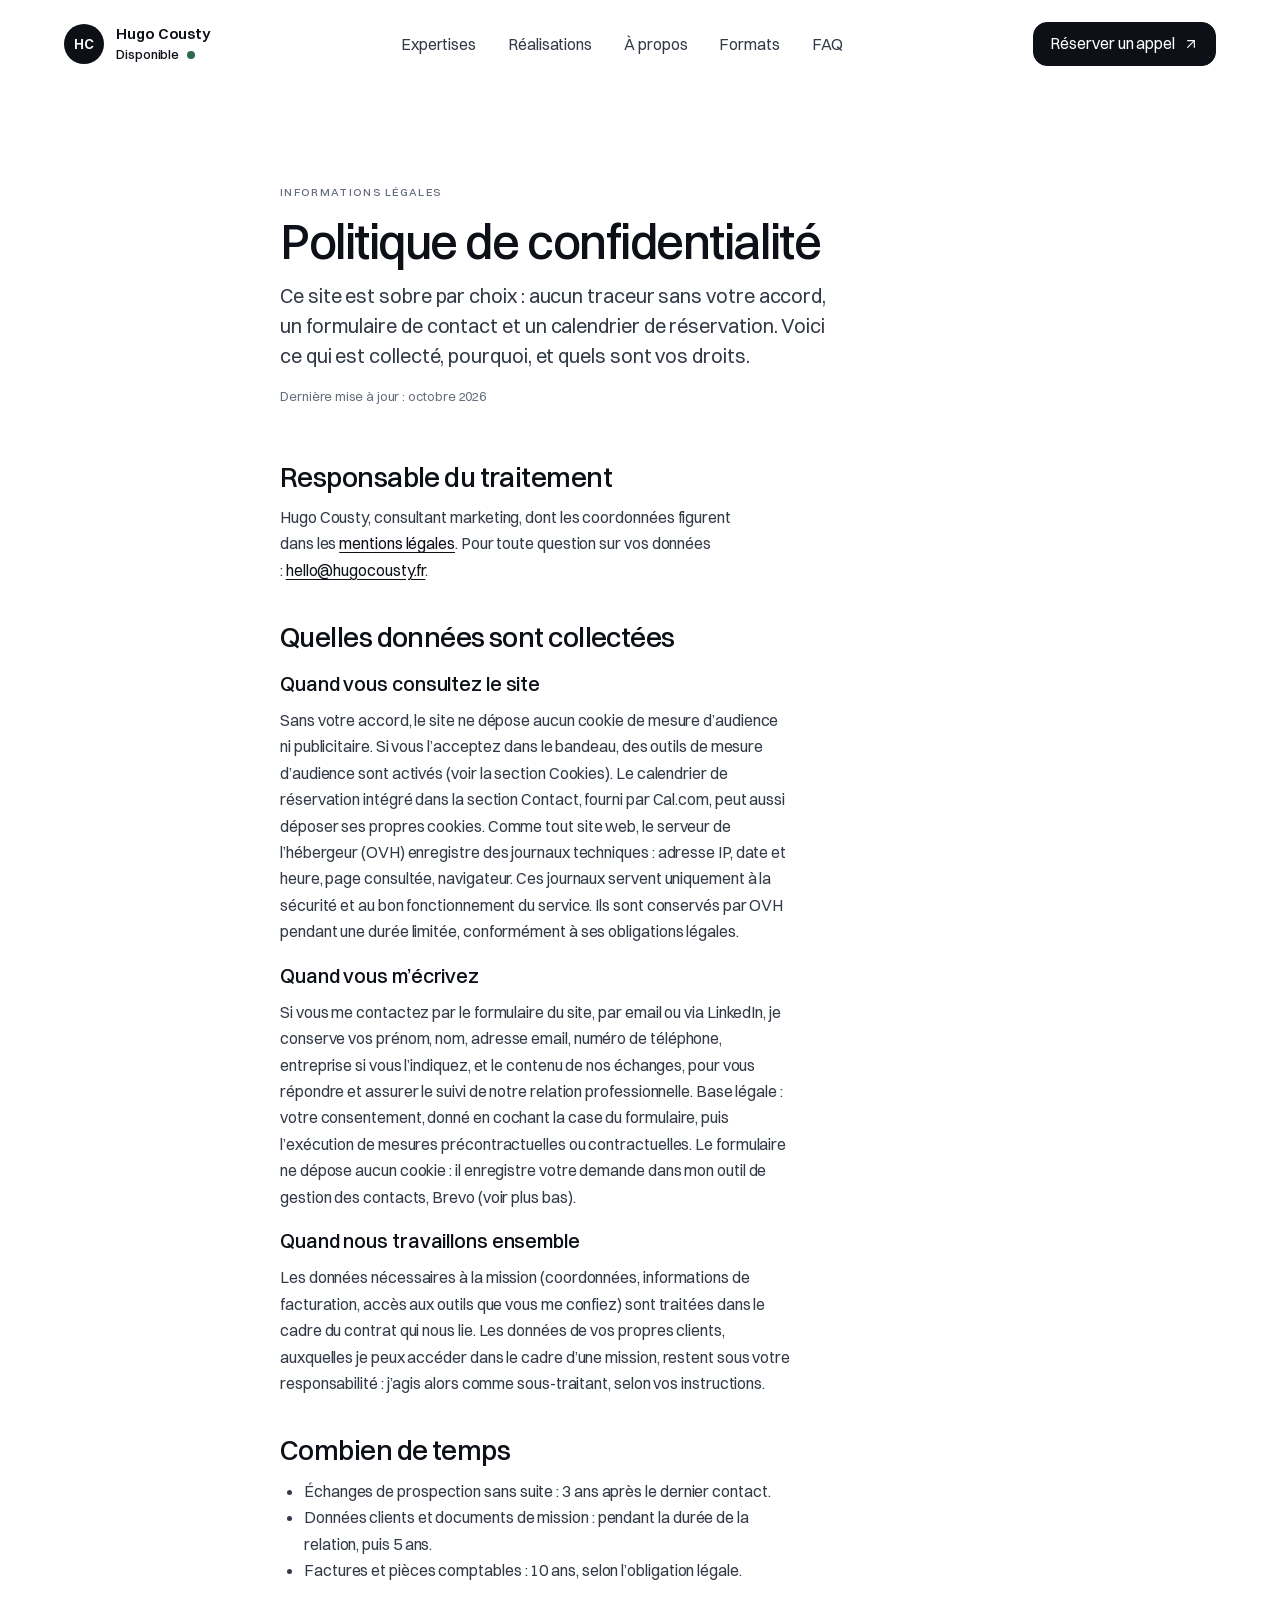
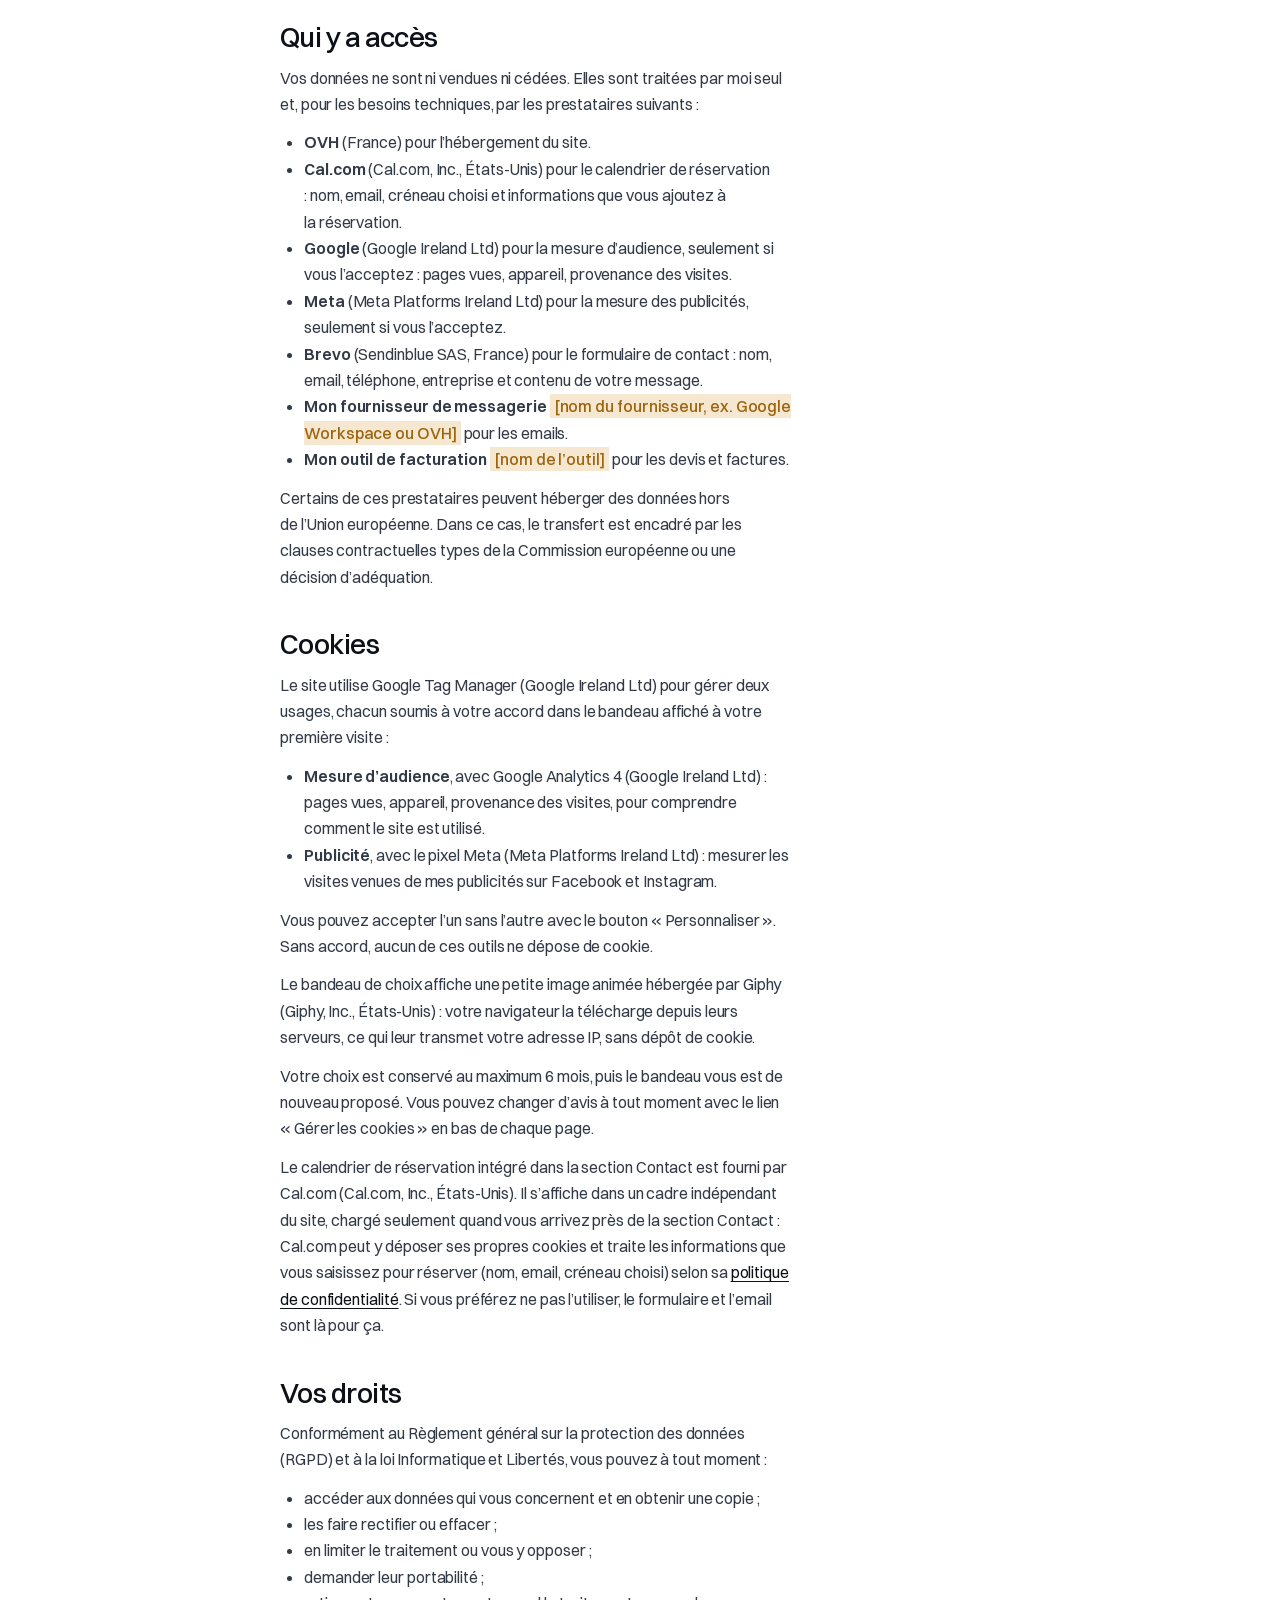
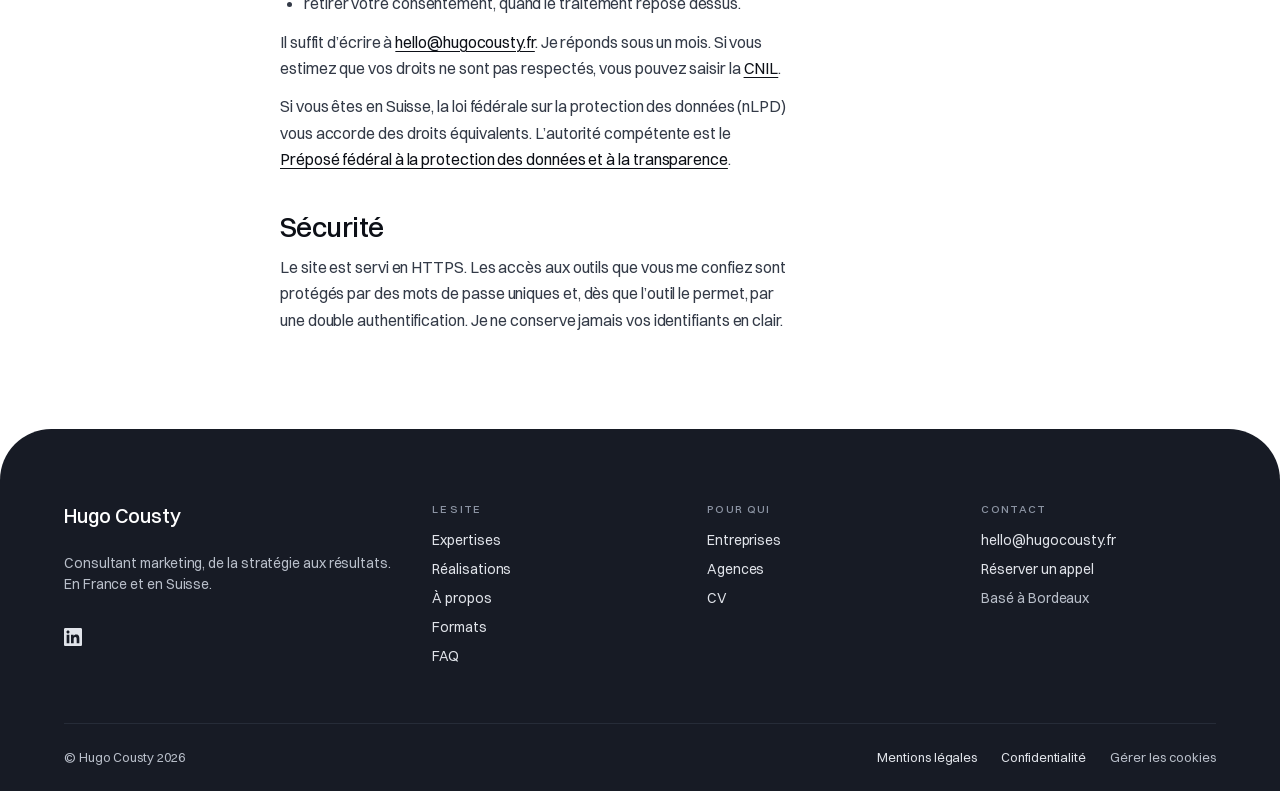
<file: confidentialite/index.html>
<!doctype html>
<html lang="fr">
<head>
  <meta charset="utf-8">
  <meta name="viewport" content="width=device-width, initial-scale=1">
  <!-- Google Tag Manager (GTM-K3JS5PPT), avec le mode consentement de
       Google : mesure d'audience (GA4) et publicité (Meta) refusées par
       défaut, accordées seulement selon le choix fait dans le bandeau
       cookies (main.js, module 13). Le choix est gardé 6 mois.
       À chaque page (et à chaque choix), l'événement « consent_update »
       donne à GTM consent_analytics et consent_ads (true / false). -->
  <script>
    window.dataLayer = window.dataLayer || [];
    function gtag(){dataLayer.push(arguments);}
    gtag('consent', 'default', {
      analytics_storage: 'denied',
      ad_storage: 'denied', ad_user_data: 'denied', ad_personalization: 'denied',
      wait_for_update: 500
    });
    (function () {
      try {
        var c = JSON.parse(localStorage.getItem('hc-consent') || 'null');
        if (!c || Date.now() - c.t > 1.58e10) return;
        var ads = c.ads ? 'granted' : 'denied';
        gtag('consent', 'update', {
          analytics_storage: c.analytics ? 'granted' : 'denied',
          ad_storage: ads, ad_user_data: ads, ad_personalization: ads
        });
        dataLayer.push({ event: 'consent_update', consent_analytics: !!c.analytics, consent_ads: !!c.ads });
      } catch (e) {}
    })();
    gtag('js', new Date());
  </script>
  <script async src="https://www.googletagmanager.com/gtm.js?id=GTM-K3JS5PPT"></script>
  <title>Politique de confidentialité · Hugo Cousty</title>
  <meta name="description" content="Politique de confidentialité du site hugocousty.fr : données collectées, cookies, droits des visiteurs.">
  <!-- Page légale : pas d'intérêt à l'indexer -->
  <meta name="robots" content="noindex">
  <link rel="canonical" href="https://hugocousty.fr/confidentialite/">

  <link rel="preload" href="/assets/fonts/Switzer-400.woff2" as="font" type="font/woff2" crossorigin>
  <link rel="preload" href="/assets/fonts/Switzer-600.woff2" as="font" type="font/woff2" crossorigin>
  <link rel="stylesheet" href="/assets/css/tokens.css?v=20261124d">
  <link rel="stylesheet" href="/assets/css/base.css?v=20261124d">
  <link rel="stylesheet" href="/assets/css/sections.css?v=20261124d">
  <script src="/assets/js/main.js?v=20261124d" defer></script>
</head>
<body class="page-simple">

  <a class="skip-link" href="#contenu">Aller au contenu</a>

  <!-- HEADER : le même que l'accueil, liens vers les sections de l'accueil -->
  <header class="site-header" data-header>
    <div class="site-header__inner">
      <!-- Identité : en haut de page le nom, au défilement la photo ronde (pilule),
           suivis du statut de disponibilité.
           Pour passer en indisponible : ajouter la classe status--off et changer le texte. -->
      <a class="site-id" href="/" aria-label="Hugo Cousty, retour à l’accueil">
        <span class="site-id__name" aria-hidden="true">Hugo Cousty</span>
        <span class="avatar avatar--mono" aria-hidden="true">HC</span>
        <span class="status"><span class="status__dot" aria-hidden="true"></span><span class="status__label">Disponible</span></span>
      </a>

      <nav class="site-nav" id="site-nav" aria-label="Navigation principale" data-nav>
        <ul class="site-nav__list">
          <li><a class="site-nav__link" href="/#expertises">Expertises</a></li>
          <li><a class="site-nav__link" href="/#realisations">Réalisations</a></li>
          <li><a class="site-nav__link" href="/#a-propos">À propos</a></li>
          <li><a class="site-nav__link" href="/#travailler-ensemble">Formats</a></li>
          <li><a class="site-nav__link" href="/#faq">FAQ</a></li>
        </ul>
      </nav>

      <div class="site-header__actions">
        <a class="btn btn--primary btn--small site-header__cta" href="/#reserver">Réserver un appel</a>
        <button class="nav-toggle" type="button" aria-expanded="false" aria-controls="site-nav" data-nav-toggle>
          <span class="nav-toggle__bar" aria-hidden="true"></span>
          <span class="visually-hidden" data-nav-toggle-label>Ouvrir le menu</span>
        </button>
      </div>
    </div>
  </header>

  <main id="contenu">
    <section class="section" aria-labelledby="page-title">
      <div class="container container--narrow">
        <header class="page-head">
          <p class="eyebrow">Informations légales</p>
          <h1 id="page-title">Politique de confidentialité</h1>
          <p class="page-head__intro">Ce site est sobre par choix : aucun traceur sans votre accord, un formulaire de contact et un calendrier de réservation. Voici ce qui est collecté, pourquoi, et quels sont vos droits.</p>
          <p class="page-head__meta">Dernière mise à jour : octobre 2026</p>
        </header>

        <!-- Cette page décrit l'état ACTUEL du site (statique, sans traceur).
             Quand GA4 sera activé derrière un bandeau de
             consentement, décommenter les sections prévues plus bas et mettre
             à jour la date et le chapô ci-dessus. -->
        <div class="legal">

          <section aria-labelledby="responsable">
            <h2 id="responsable">Responsable du traitement</h2>
            <p>Hugo Cousty, consultant marketing, dont les coordonnées figurent dans les <a href="/mentions-legales/">mentions légales</a>. Pour toute question sur vos données : <a href="mailto:hello@hugocousty.fr">hello@hugocousty.fr</a>.</p>
          </section>

          <section aria-labelledby="collecte">
            <h2 id="collecte">Quelles données sont collectées</h2>
            <h3>Quand vous consultez le site</h3>
            <p>Sans votre accord, le site ne dépose aucun cookie de mesure d’audience ni publicitaire. Si vous l’acceptez dans le bandeau, des outils de mesure d’audience sont activés (voir la section Cookies). Le calendrier de réservation intégré dans la section Contact, fourni par Cal.com, peut aussi déposer ses propres cookies. Comme tout site web, le serveur de l’hébergeur (OVH) enregistre des journaux techniques : adresse IP, date et heure, page consultée, navigateur. Ces journaux servent uniquement à la sécurité et au bon fonctionnement du service. Ils sont conservés par OVH pendant une durée limitée, conformément à ses obligations légales.</p>
            <h3>Quand vous m’écrivez</h3>
            <p>Si vous me contactez par le formulaire du site, par email ou via LinkedIn, je conserve vos prénom, nom, adresse email, numéro de téléphone, entreprise si vous l’indiquez, et le contenu de nos échanges, pour vous répondre et assurer le suivi de notre relation professionnelle. Base légale : votre consentement, donné en cochant la case du formulaire, puis l’exécution de mesures précontractuelles ou contractuelles. Le formulaire ne dépose aucun cookie : il enregistre votre demande dans mon outil de gestion des contacts, Brevo (voir plus bas).</p>
            <h3>Quand nous travaillons ensemble</h3>
            <p>Les données nécessaires à la mission (coordonnées, informations de facturation, accès aux outils que vous me confiez) sont traitées dans le cadre du contrat qui nous lie. Les données de vos propres clients, auxquelles je peux accéder dans le cadre d’une mission, restent sous votre responsabilité : j’agis alors comme sous-traitant, selon vos instructions.</p>
          </section>

          <section aria-labelledby="conservation">
            <h2 id="conservation">Combien de temps</h2>
            <ul>
              <li>Échanges de prospection sans suite : 3&nbsp;ans après le dernier contact.</li>
              <li>Données clients et documents de mission : pendant la durée de la relation, puis 5&nbsp;ans.</li>
              <li>Factures et pièces comptables : 10&nbsp;ans, selon l’obligation légale.</li>
            </ul>
          </section>

          <section aria-labelledby="destinataires">
            <h2 id="destinataires">Qui y a accès</h2>
            <p>Vos données ne sont ni vendues ni cédées. Elles sont traitées par moi seul et, pour les besoins techniques, par les prestataires suivants :</p>
            <ul>
              <li><strong>OVH</strong> (France) pour l’hébergement du site.</li>
              <li><strong>Cal.com</strong> (Cal.com, Inc., États-Unis) pour le calendrier de réservation : nom, email, créneau choisi et informations que vous ajoutez à la réservation.</li>
              <li><strong>Google</strong> (Google Ireland Ltd) pour la mesure d’audience, seulement si vous l’acceptez : pages vues, appareil, provenance des visites.</li>
              <li><strong>Meta</strong> (Meta Platforms Ireland Ltd) pour la mesure des publicités, seulement si vous l’acceptez.</li>
              <li><strong>Brevo</strong> (Sendinblue SAS, France) pour le formulaire de contact : nom, email, téléphone, entreprise et contenu de votre message.</li>
              <li><strong>Mon fournisseur de messagerie</strong> <span class="todo">[nom du fournisseur, ex. Google Workspace ou OVH]</span> pour les emails.</li>
              <li><strong>Mon outil de facturation</strong> <span class="todo">[nom de l’outil]</span> pour les devis et factures.</li>
            </ul>
            <p>Certains de ces prestataires peuvent héberger des données hors de l’Union européenne. Dans ce cas, le transfert est encadré par les clauses contractuelles types de la Commission européenne ou une décision d’adéquation.</p>
          </section>

          <section aria-labelledby="cookies">
            <h2 id="cookies">Cookies</h2>
            <p>Le site utilise Google Tag Manager (Google Ireland Ltd) pour gérer deux usages, chacun soumis à votre accord dans le bandeau affiché à votre première visite&nbsp;:</p>
            <ul>
              <li><strong>Mesure d’audience</strong>, avec Google Analytics 4 (Google Ireland Ltd)&nbsp;: pages vues, appareil, provenance des visites, pour comprendre comment le site est utilisé.</li>
              <li><strong>Publicité</strong>, avec le pixel Meta (Meta Platforms Ireland Ltd)&nbsp;: mesurer les visites venues de mes publicités sur Facebook et Instagram.</li>
            </ul>
            <p>Vous pouvez accepter l’un sans l’autre avec le bouton « Personnaliser ». Sans accord, aucun de ces outils ne dépose de cookie.</p>
            <p>Le bandeau de choix affiche une petite image animée hébergée par Giphy (Giphy, Inc., États-Unis)&nbsp;: votre navigateur la télécharge depuis leurs serveurs, ce qui leur transmet votre adresse IP, sans dépôt de cookie.</p>
            <p>Votre choix est conservé au maximum 6&nbsp;mois, puis le bandeau vous est de nouveau proposé. Vous pouvez changer d’avis à tout moment avec le lien « Gérer les cookies » en bas de chaque page.</p>
            <p>Le calendrier de réservation intégré dans la section Contact est fourni par Cal.com (Cal.com, Inc., États-Unis). Il s’affiche dans un cadre indépendant du site, chargé seulement quand vous arrivez près de la section Contact : Cal.com peut y déposer ses propres cookies et traite les informations que vous saisissez pour réserver (nom, email, créneau choisi) selon sa <a href="https://cal.com/privacy" target="_blank" rel="noopener">politique de confidentialité<span class="visually-hidden"> (nouvel onglet)</span></a>. Si vous préférez ne pas l’utiliser, le formulaire et l’email sont là pour ça.</p>

          </section>

          <section aria-labelledby="droits">
            <h2 id="droits">Vos droits</h2>
            <p>Conformément au Règlement général sur la protection des données (RGPD) et à la loi Informatique et Libertés, vous pouvez à tout moment :</p>
            <ul>
              <li>accéder aux données qui vous concernent et en obtenir une copie ;</li>
              <li>les faire rectifier ou effacer ;</li>
              <li>en limiter le traitement ou vous y opposer ;</li>
              <li>demander leur portabilité ;</li>
              <li>retirer votre consentement, quand le traitement repose dessus.</li>
            </ul>
            <p>Il suffit d’écrire à <a href="mailto:hello@hugocousty.fr">hello@hugocousty.fr</a>. Je réponds sous un mois. Si vous estimez que vos droits ne sont pas respectés, vous pouvez saisir la <a href="https://www.cnil.fr/" target="_blank" rel="noopener">CNIL<span class="visually-hidden"> (nouvel onglet)</span></a>.</p>
            <p>Si vous êtes en Suisse, la loi fédérale sur la protection des données (nLPD) vous accorde des droits équivalents. L’autorité compétente est le <a href="https://www.edoeb.admin.ch/" target="_blank" rel="noopener">Préposé fédéral à la protection des données et à la transparence<span class="visually-hidden"> (nouvel onglet)</span></a>.</p>
          </section>

          <section aria-labelledby="securite">
            <h2 id="securite">Sécurité</h2>
            <p>Le site est servi en HTTPS. Les accès aux outils que vous me confiez sont protégés par des mots de passe uniques et, dès que l’outil le permet, par une double authentification. Je ne conserve jamais vos identifiants en clair.</p>
          </section>

        </div>
      </div>
    </section>
  </main>

  <!-- FOOTER -->
  <footer class="site-footer" data-theme="inverse" data-footer>
    <div class="container">
      <div class="site-footer__top">
        <div class="site-footer__brand">
          <p class="site-footer__name">Hugo Cousty</p>
          <p class="site-footer__tagline">Consultant marketing, de la stratégie aux résultats. En France et en Suisse.</p>
          <a class="site-footer__social" href="https://www.linkedin.com/in/hugo-cousty/" target="_blank" rel="noopener" aria-label="LinkedIn de Hugo Cousty (nouvel onglet)"><span class="site-footer__icon" aria-hidden="true"></span></a>
        </div>

        <nav class="site-footer__col" aria-label="Plan du site">
          <p class="site-footer__heading">Le site</p>
          <ul>
            <li><a href="/#expertises">Expertises</a></li>
            <li><a href="/#realisations">Réalisations</a></li>
            <li><a href="/#a-propos">À propos</a></li>
            <li><a href="/#travailler-ensemble">Formats</a></li>
            <li><a href="/#faq">FAQ</a></li>
          </ul>
        </nav>

        <nav class="site-footer__col" aria-label="Pages">
          <p class="site-footer__heading">Pour qui</p>
          <ul>
            <li><a href="/">Entreprises</a></li>
            <li><a href="/agences/">Agences</a></li>
            <li><a href="/cv/">CV</a></li>
          </ul>
        </nav>

        <div class="site-footer__col">
          <p class="site-footer__heading">Contact</p>
          <ul>
            <li><a href="mailto:hello@hugocousty.fr">hello@hugocousty.fr</a></li>
            <li><a href="/#reserver">Réserver un appel</a></li>
            <li>Basé à Bordeaux</li>
          </ul>
        </div>
      </div>

      <div class="site-footer__bottom">
        <p>© Hugo Cousty 2026</p>
        <ul class="site-footer__legal">
          <li><a href="/mentions-legales/">Mentions légales</a></li>
          <li><a href="/confidentialite/">Confidentialité</a></li>
          <li><button class="consent-open" type="button" data-consent-open>Gérer les cookies</button></li>
        </ul>
      </div>
    </div>
  </footer>

</body>
</html>
</file>
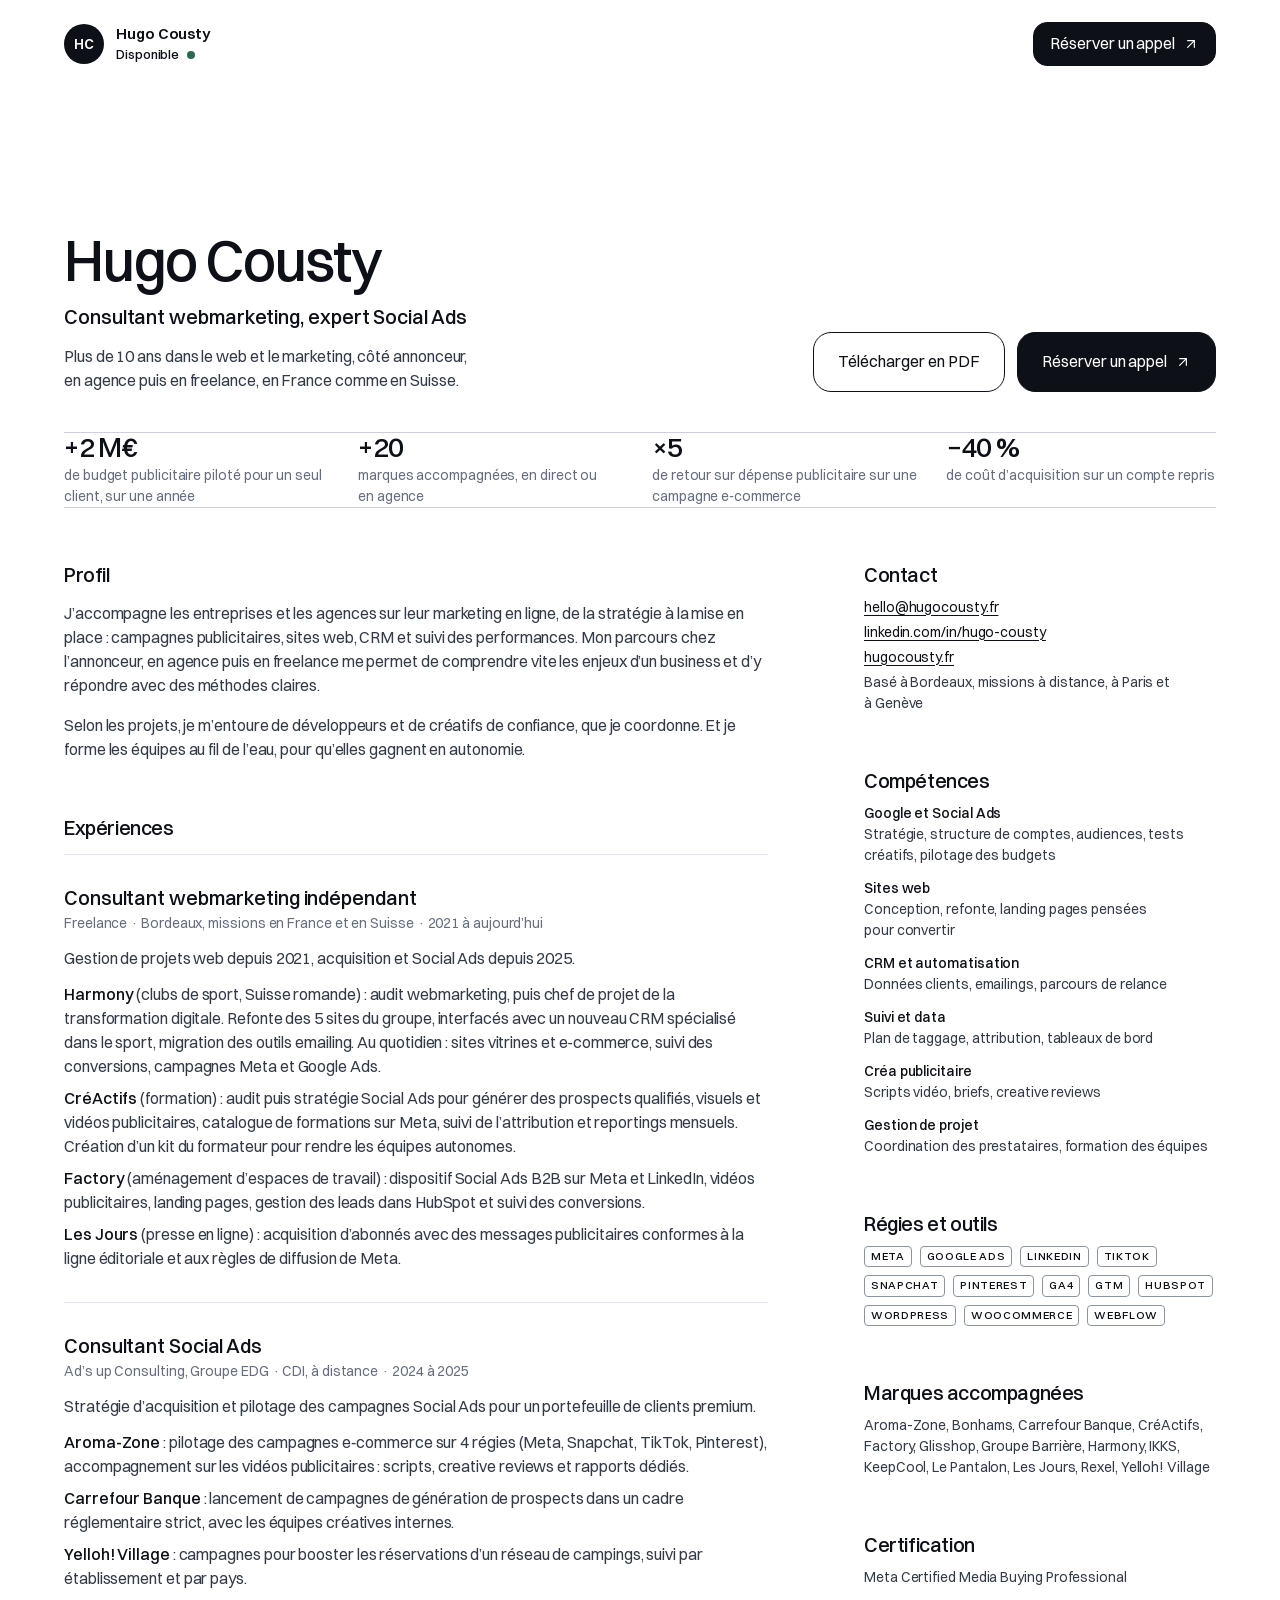
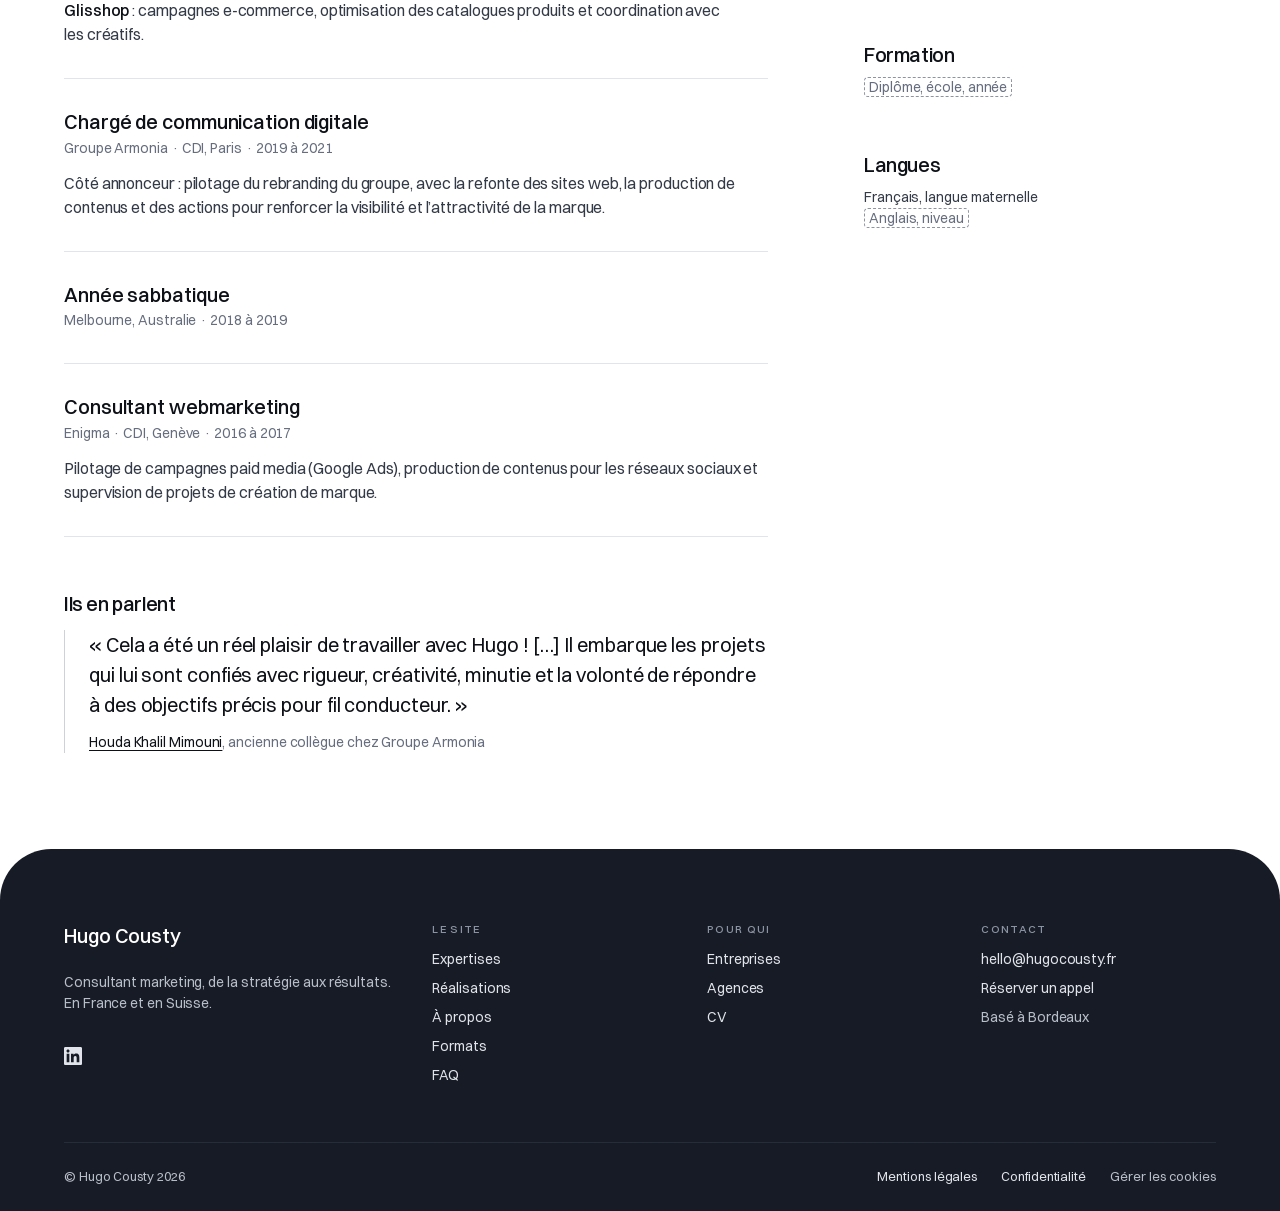
<file: cv/index.html>
<!doctype html>
<html lang="fr">
<head>
  <meta charset="utf-8">
  <meta name="viewport" content="width=device-width, initial-scale=1">
  <!-- Google Tag Manager (GTM-K3JS5PPT), avec le mode consentement de
       Google : mesure d'audience (GA4) et publicité (Meta) refusées par
       défaut, accordées seulement selon le choix fait dans le bandeau
       cookies (main.js, module 13). Le choix est gardé 6 mois.
       À chaque page (et à chaque choix), l'événement « consent_update »
       donne à GTM consent_analytics et consent_ads (true / false). -->
  <script>
    window.dataLayer = window.dataLayer || [];
    function gtag(){dataLayer.push(arguments);}
    gtag('consent', 'default', {
      analytics_storage: 'denied',
      ad_storage: 'denied', ad_user_data: 'denied', ad_personalization: 'denied',
      wait_for_update: 500
    });
    (function () {
      try {
        var c = JSON.parse(localStorage.getItem('hc-consent') || 'null');
        if (!c || Date.now() - c.t > 1.58e10) return;
        var ads = c.ads ? 'granted' : 'denied';
        gtag('consent', 'update', {
          analytics_storage: c.analytics ? 'granted' : 'denied',
          ad_storage: ads, ad_user_data: ads, ad_personalization: ads
        });
        dataLayer.push({ event: 'consent_update', consent_analytics: !!c.analytics, consent_ads: !!c.ads });
      } catch (e) {}
    })();
    gtag('js', new Date());
  </script>
  <script async src="https://www.googletagmanager.com/gtm.js?id=GTM-K3JS5PPT"></script>
  <title>CV · Hugo Cousty, consultant marketing</title>
  <meta name="description" content="CV de Hugo Cousty, consultant marketing : plus de 10 ans entre annonceur, agence et freelance. Social Ads, Google Ads, sites web, CRM et data.">
  <!-- Pas d'indexation tant que les champs « À compléter » (formation, langues) ne sont pas remplis -->
  <meta name="robots" content="noindex">

  <link rel="preload" href="/assets/fonts/Switzer-400.woff2" as="font" type="font/woff2" crossorigin>
  <link rel="preload" href="/assets/fonts/Switzer-600.woff2" as="font" type="font/woff2" crossorigin>
  <link rel="stylesheet" href="/assets/css/tokens.css?v=20261124d">
  <link rel="stylesheet" href="/assets/css/base.css?v=20261124d">
  <link rel="stylesheet" href="/assets/css/sections.css?v=20261124d">
  <script src="/assets/js/main.js?v=20261124d" defer></script>
</head>
<body class="page-simple">

  <a class="skip-link" href="#contenu">Aller au contenu</a>

  <!-- HEADER (version page secondaire : retour au one page + CTA) -->
  <header class="site-header" data-header>
    <div class="site-header__inner">
      <a class="site-id" href="/" aria-label="Hugo Cousty, retour à l’accueil">
        <span class="site-id__name" aria-hidden="true">Hugo Cousty</span>
        <span class="avatar avatar--mono" aria-hidden="true">HC</span>
        <span class="status"><span class="status__dot" aria-hidden="true"></span><span class="status__label">Disponible</span></span>
      </a>
      <div class="site-header__actions">
        <a class="btn btn--primary btn--small site-header__cta site-header__cta--always" href="/#reserver">Réserver un appel</a>
      </div>
    </div>
  </header>

  <!-- =====================================================================
       CV
       Source : profil LinkedIn (expériences). Les éléments marqués
       <span class="cv-todo">…</span> sont à compléter (formation, langues). Bouton « Télécharger
       en PDF » : impression du navigateur, mise en page dédiée (@media print).
       ===================================================================== -->
  <main id="contenu">
    <article class="section cv" aria-labelledby="cv-title">
      <div class="container">

        <!-- En-tête -->
        <header class="cv-head">
          <div class="cv-head__main">
            <h1 id="cv-title">Hugo Cousty</h1>
            <p class="cv-head__role">Consultant webmarketing, expert Social Ads</p>
            <p class="cv-head__intro">Plus de 10&nbsp;ans dans le web et le marketing, côté annonceur, en agence puis en freelance, en France comme en Suisse.</p>
          </div>
          <div class="cv-head__actions">
            <button class="btn btn--secondary" type="button" data-print>Télécharger en PDF</button>
            <a class="btn btn--primary" href="/#reserver">Réserver un appel</a>
          </div>
        </header>

        <!-- Chiffres clés (mêmes valeurs que l'accueil) -->
        <ul class="cv-stats" aria-label="Chiffres clés">
          <li><strong>+2&nbsp;M€</strong><span>de budget publicitaire piloté pour un seul client, sur une année</span></li>
          <li><strong>+20</strong><span>marques accompagnées, en direct ou en agence</span></li>
          <li><strong>×5</strong><span>de retour sur dépense publicitaire sur une campagne e&#8209;commerce</span></li>
          <li><strong>−40&nbsp;%</strong><span>de coût d’acquisition sur un compte repris</span></li>
        </ul>

        <div class="cv-layout">

          <!-- Colonne principale : profil et expériences -->
          <div class="cv-main">

            <section class="cv-block" aria-labelledby="cv-profil">
              <h2 class="cv-block__title" id="cv-profil">Profil</h2>
              <p>J’accompagne les entreprises et les agences sur leur marketing en ligne, de la stratégie à la mise en place&nbsp;: campagnes publicitaires, sites web, CRM et suivi des performances. Mon parcours chez l’annonceur, en agence puis en freelance me permet de comprendre vite les enjeux d’un business et d’y répondre avec des méthodes claires.</p>
              <p>Selon les projets, je m’entoure de développeurs et de créatifs de confiance, que je coordonne. Et je forme les équipes au fil de l’eau, pour qu’elles gagnent en autonomie.</p>
            </section>

            <section class="cv-block" aria-labelledby="cv-exp">
              <h2 class="cv-block__title" id="cv-exp">Expériences</h2>

              <ol class="cv-timeline">

                <li class="cv-job">
                  <div class="cv-job__head">
                    <h3 class="cv-job__title">Consultant webmarketing indépendant</h3>
                    <p class="cv-job__meta">Freelance · Bordeaux, missions en France et en Suisse · 2021 à aujourd’hui</p>
                  </div>
                  <p class="cv-job__text">Gestion de projets web depuis 2021, acquisition et Social Ads depuis 2025.</p>
                  <ul class="cv-job__list">
                    <li><strong>Harmony</strong> (clubs de sport, Suisse romande)&nbsp;: audit webmarketing, puis chef de projet de la transformation digitale. Refonte des 5&nbsp;sites du groupe, interfacés avec un nouveau CRM spécialisé dans le sport, migration des outils emailing. Au quotidien&nbsp;: sites vitrines et e&#8209;commerce, suivi des conversions, campagnes Meta et Google Ads.</li>
                    <li><strong>CréActifs</strong> (formation)&nbsp;: audit puis stratégie Social Ads pour générer des prospects qualifiés, visuels et vidéos publicitaires, catalogue de formations sur Meta, suivi de l’attribution et reportings mensuels. Création d’un kit du formateur pour rendre les équipes autonomes.</li>
                    <li><strong>Factory</strong> (aménagement d’espaces de travail)&nbsp;: dispositif Social Ads B2B sur Meta et LinkedIn, vidéos publicitaires, landing pages, gestion des leads dans HubSpot et suivi des conversions.</li>
                    <li><strong>Les Jours</strong> (presse en ligne)&nbsp;: acquisition d’abonnés avec des messages publicitaires conformes à la ligne éditoriale et aux règles de diffusion de Meta.</li>
                  </ul>
                </li>

                <li class="cv-job">
                  <div class="cv-job__head">
                    <h3 class="cv-job__title">Consultant Social Ads</h3>
                    <p class="cv-job__meta">Ad’s up Consulting, Groupe EDG · CDI, à distance · 2024 à 2025</p>
                  </div>
                  <p class="cv-job__text">Stratégie d’acquisition et pilotage des campagnes Social Ads pour un portefeuille de clients premium.</p>
                  <ul class="cv-job__list">
                    <li><strong>Aroma-Zone</strong>&nbsp;: pilotage des campagnes e&#8209;commerce sur 4&nbsp;régies (Meta, Snapchat, TikTok, Pinterest), accompagnement sur les vidéos publicitaires&nbsp;: scripts, creative reviews et rapports dédiés.</li>
                    <li><strong>Carrefour Banque</strong>&nbsp;: lancement de campagnes de génération de prospects dans un cadre réglementaire strict, avec les équipes créatives internes.</li>
                    <li><strong>Yelloh! Village</strong>&nbsp;: campagnes pour booster les réservations d’un réseau de campings, suivi par établissement et par pays.</li>
                    <li><strong>Glisshop</strong>&nbsp;: campagnes e&#8209;commerce, optimisation des catalogues produits et coordination avec les créatifs.</li>
                  </ul>
                </li>

                <li class="cv-job">
                  <div class="cv-job__head">
                    <h3 class="cv-job__title">Chargé de communication digitale</h3>
                    <p class="cv-job__meta">Groupe Armonia · CDI, Paris · 2019 à 2021</p>
                  </div>
                  <p class="cv-job__text">Côté annonceur&nbsp;: pilotage du rebranding du groupe, avec la refonte des sites web, la production de contenus et des actions pour renforcer la visibilité et l’attractivité de la marque.</p>
                </li>

                <li class="cv-job cv-job--short">
                  <div class="cv-job__head">
                    <h3 class="cv-job__title">Année sabbatique</h3>
                    <p class="cv-job__meta">Melbourne, Australie · 2018 à 2019</p>
                  </div>
                </li>

                <li class="cv-job">
                  <div class="cv-job__head">
                    <h3 class="cv-job__title">Consultant webmarketing</h3>
                    <p class="cv-job__meta">Enigma · CDI, Genève · 2016 à 2017</p>
                  </div>
                  <p class="cv-job__text">Pilotage de campagnes paid media (Google Ads), production de contenus pour les réseaux sociaux et supervision de projets de création de marque.</p>
                </li>

              </ol>
            </section>

            <section class="cv-block" aria-labelledby="cv-avis">
              <h2 class="cv-block__title" id="cv-avis">Ils en parlent</h2>
              <figure class="cv-quote">
                <blockquote>
                  <p>«&nbsp;Cela a été un réel plaisir de travailler avec Hugo&nbsp;! […] Il embarque les projets qui lui sont confiés avec rigueur, créativité, minutie et la volonté de répondre à des objectifs précis pour fil conducteur.&nbsp;»</p>
                </blockquote>
                <figcaption><a href="https://fr.linkedin.com/in/houda-khalil-mimouni" target="_blank" rel="noopener">Houda Khalil Mimouni</a>, ancienne collègue chez Groupe Armonia</figcaption>
              </figure>
            </section>

          </div>

          <!-- Colonne latérale : contact, compétences, outils -->
          <aside class="cv-side" aria-label="Informations complémentaires">

            <section class="cv-block" aria-labelledby="cv-contact">
              <h2 class="cv-block__title" id="cv-contact">Contact</h2>
              <ul class="cv-facts">
                <li><a href="mailto:hello@hugocousty.fr">hello@hugocousty.fr</a></li>
                <li><a href="https://www.linkedin.com/in/hugo-cousty/" target="_blank" rel="noopener">linkedin.com/in/hugo-cousty</a></li>
                <li><a href="https://hugocousty.fr">hugocousty.fr</a></li>
                <li>Basé à Bordeaux, missions à distance, à Paris et à Genève</li>
              </ul>
            </section>

            <section class="cv-block" aria-labelledby="cv-skills">
              <h2 class="cv-block__title" id="cv-skills">Compétences</h2>
              <dl class="cv-skills">
                <div><dt>Google et Social Ads</dt><dd>Stratégie, structure de comptes, audiences, tests créatifs, pilotage des budgets</dd></div>
                <div><dt>Sites web</dt><dd>Conception, refonte, landing pages pensées pour convertir</dd></div>
                <div><dt>CRM et automatisation</dt><dd>Données clients, emailings, parcours de relance</dd></div>
                <div><dt>Suivi et data</dt><dd>Plan de taggage, attribution, tableaux de bord</dd></div>
                <div><dt>Créa publicitaire</dt><dd>Scripts vidéo, briefs, creative reviews</dd></div>
                <div><dt>Gestion de projet</dt><dd>Coordination des prestataires, formation des équipes</dd></div>
              </dl>
            </section>

            <section class="cv-block" aria-labelledby="cv-tools">
              <h2 class="cv-block__title" id="cv-tools">Régies et outils</h2>
              <ul class="tags">
                <li class="tag">Meta</li>
                <li class="tag">Google Ads</li>
                <li class="tag">LinkedIn</li>
                <li class="tag">TikTok</li>
                <li class="tag">Snapchat</li>
                <li class="tag">Pinterest</li>
                <li class="tag">GA4</li>
                <li class="tag">GTM</li>
                <li class="tag">HubSpot</li>
                <li class="tag">WordPress</li>
                <li class="tag">WooCommerce</li>
                <li class="tag">Webflow</li>
              </ul>
            </section>

            <section class="cv-block" aria-labelledby="cv-brands">
              <h2 class="cv-block__title" id="cv-brands">Marques accompagnées</h2>
              <p>Aroma-Zone, Bonhams, Carrefour Banque, CréActifs, Factory, Glisshop, Groupe Barrière, Harmony, IKKS, KeepCool, Le Pantalon, Les Jours, Rexel, Yelloh! Village</p>
            </section>

            <section class="cv-block" aria-labelledby="cv-certif">
              <h2 class="cv-block__title" id="cv-certif">Certification</h2>
              <p>Meta Certified Media Buying Professional</p>
            </section>

            <section class="cv-block" aria-labelledby="cv-formation">
              <h2 class="cv-block__title" id="cv-formation">Formation</h2>
              <p><span class="cv-todo">Diplôme, école, année</span></p>
            </section>

            <section class="cv-block" aria-labelledby="cv-langues">
              <h2 class="cv-block__title" id="cv-langues">Langues</h2>
              <p>Français, langue maternelle<br><span class="cv-todo">Anglais, niveau</span></p>
            </section>

          </aside>
        </div>
      </div>
    </article>
  </main>

  <!-- FOOTER -->
  <footer class="site-footer" data-theme="inverse" data-footer>
    <div class="container">
      <div class="site-footer__top">
        <div class="site-footer__brand">
          <p class="site-footer__name">Hugo Cousty</p>
          <p class="site-footer__tagline">Consultant marketing, de la stratégie aux résultats. En France et en Suisse.</p>
          <a class="site-footer__social" href="https://www.linkedin.com/in/hugo-cousty/" target="_blank" rel="noopener" aria-label="LinkedIn de Hugo Cousty (nouvel onglet)"><span class="site-footer__icon" aria-hidden="true"></span></a>
        </div>

        <nav class="site-footer__col" aria-label="Plan du site">
          <p class="site-footer__heading">Le site</p>
          <ul>
            <li><a href="/#expertises">Expertises</a></li>
            <li><a href="/#realisations">Réalisations</a></li>
            <li><a href="/#a-propos">À propos</a></li>
            <li><a href="/#travailler-ensemble">Formats</a></li>
            <li><a href="/#faq">FAQ</a></li>
          </ul>
        </nav>

        <nav class="site-footer__col" aria-label="Pages">
          <p class="site-footer__heading">Pour qui</p>
          <ul>
            <li><a href="/">Entreprises</a></li>
            <li><a href="/agences/">Agences</a></li>
            <li><a href="/cv/">CV</a></li>
          </ul>
        </nav>

        <div class="site-footer__col">
          <p class="site-footer__heading">Contact</p>
          <ul>
            <li><a href="mailto:hello@hugocousty.fr">hello@hugocousty.fr</a></li>
            <li><a href="/#reserver">Réserver un appel</a></li>
            <li>Basé à Bordeaux</li>
          </ul>
        </div>
      </div>

      <div class="site-footer__bottom">
        <p>© Hugo Cousty 2026</p>
        <ul class="site-footer__legal">
          <li><a href="/mentions-legales/">Mentions légales</a></li>
          <li><a href="/confidentialite/">Confidentialité</a></li>
          <li><button class="consent-open" type="button" data-consent-open>Gérer les cookies</button></li>
        </ul>
      </div>
    </div>
  </footer>

</body>
</html>
</file>
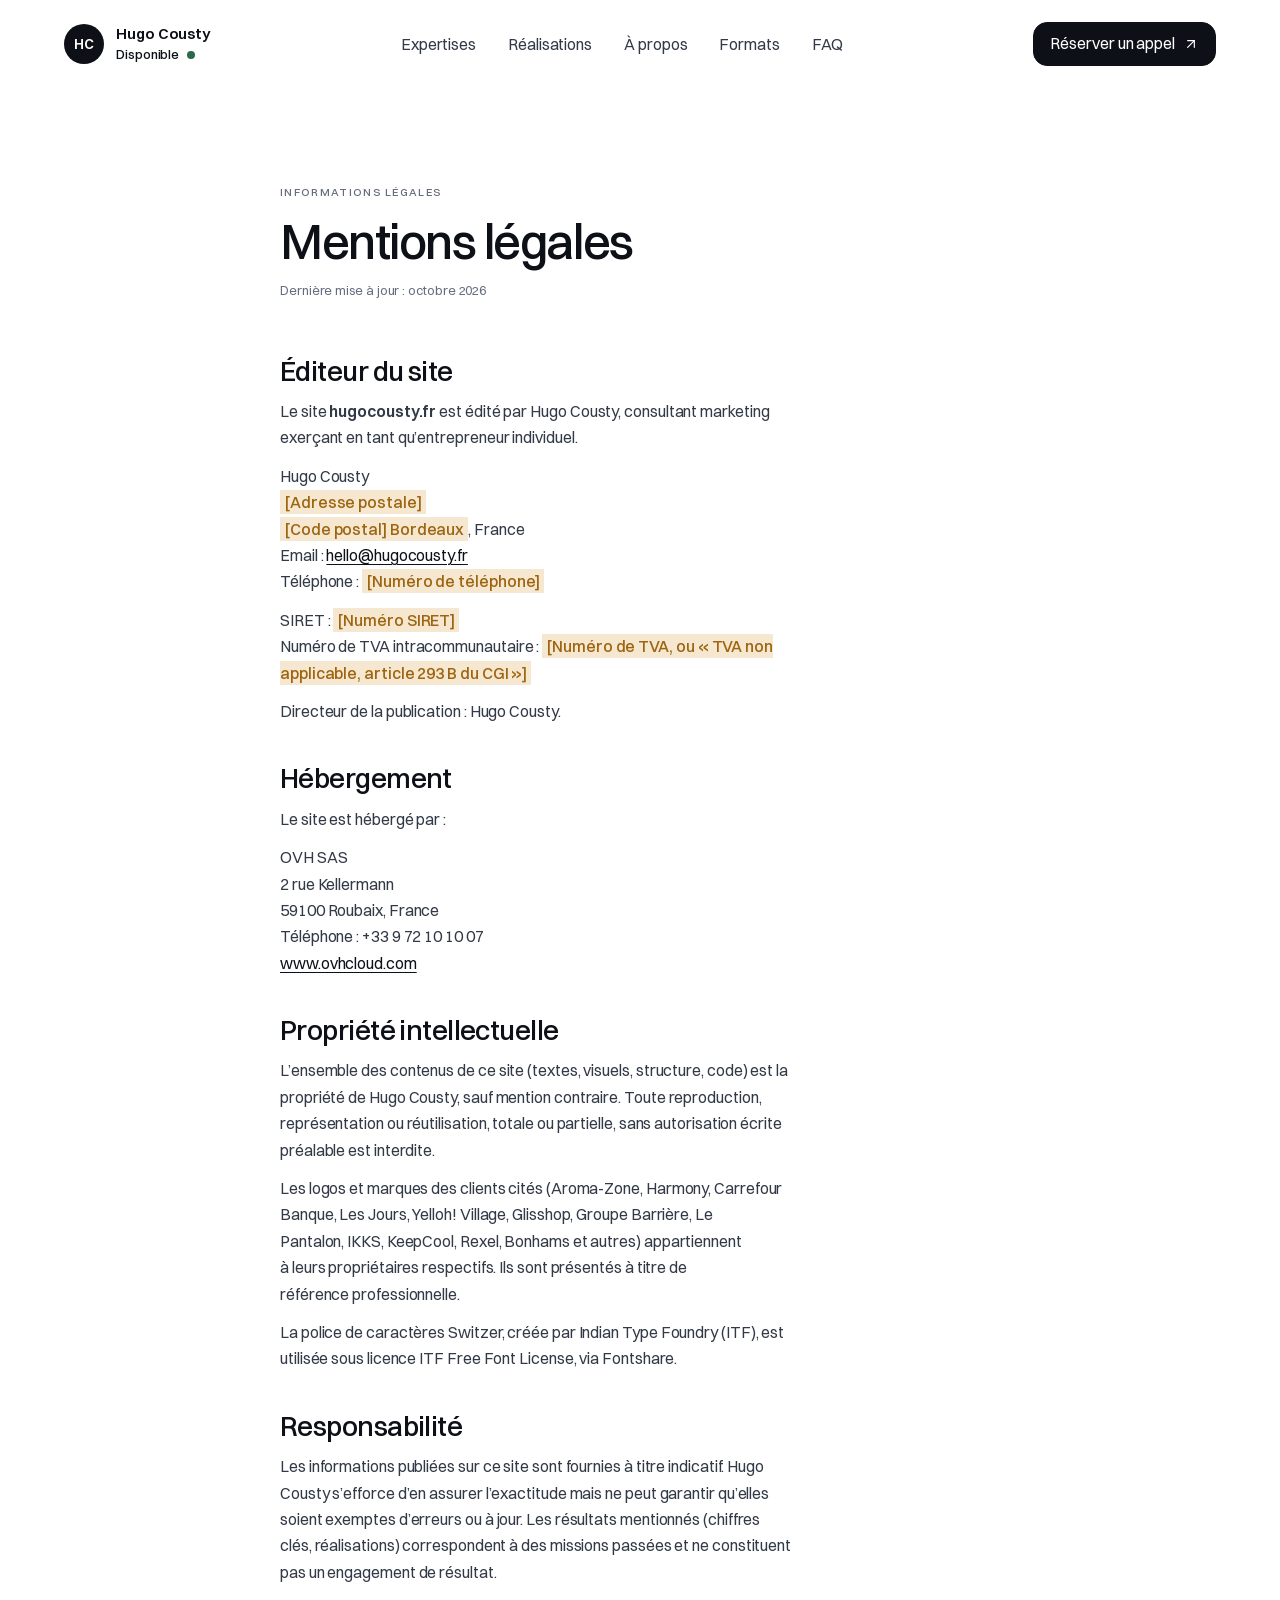
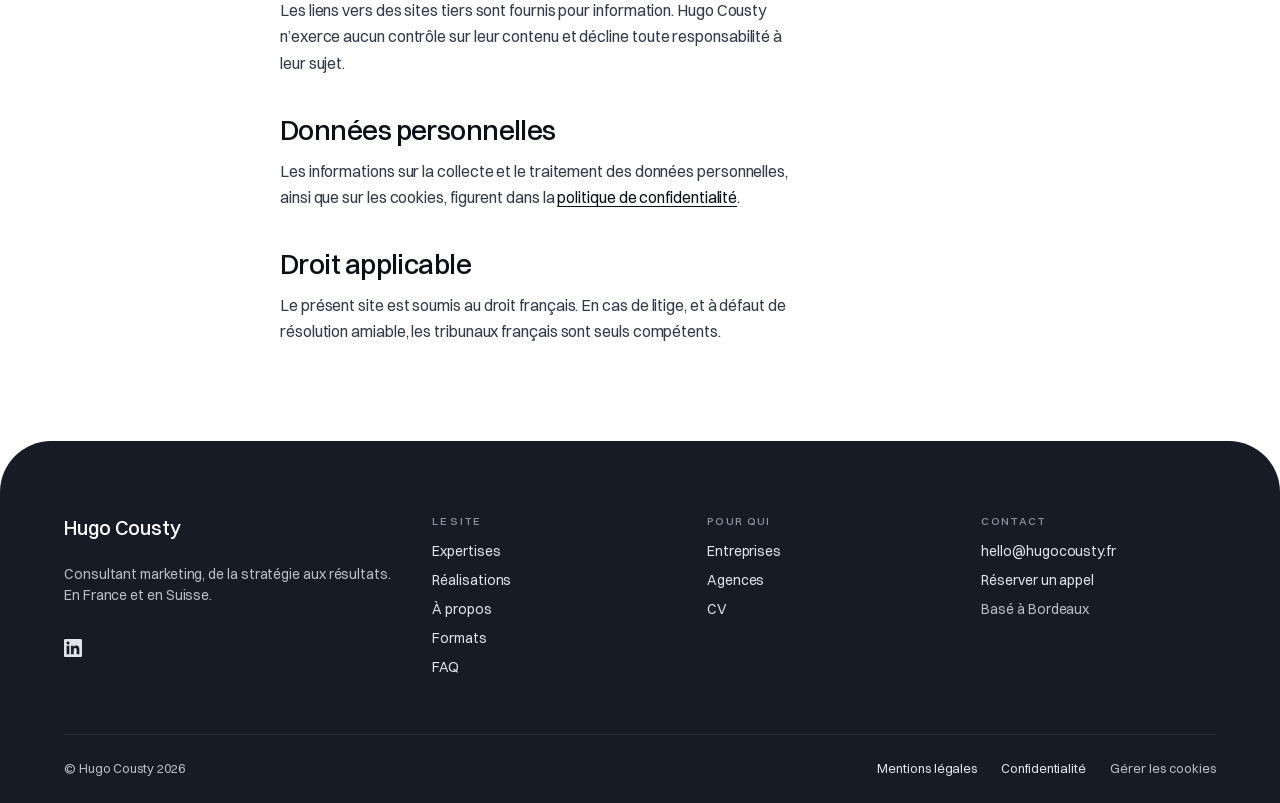
<file: mentions-legales/index.html>
<!doctype html>
<html lang="fr">
<head>
  <meta charset="utf-8">
  <meta name="viewport" content="width=device-width, initial-scale=1">
  <!-- Google Tag Manager (GTM-K3JS5PPT), avec le mode consentement de
       Google : mesure d'audience (GA4) et publicité (Meta) refusées par
       défaut, accordées seulement selon le choix fait dans le bandeau
       cookies (main.js, module 13). Le choix est gardé 6 mois.
       À chaque page (et à chaque choix), l'événement « consent_update »
       donne à GTM consent_analytics et consent_ads (true / false). -->
  <script>
    window.dataLayer = window.dataLayer || [];
    function gtag(){dataLayer.push(arguments);}
    gtag('consent', 'default', {
      analytics_storage: 'denied',
      ad_storage: 'denied', ad_user_data: 'denied', ad_personalization: 'denied',
      wait_for_update: 500
    });
    (function () {
      try {
        var c = JSON.parse(localStorage.getItem('hc-consent') || 'null');
        if (!c || Date.now() - c.t > 1.58e10) return;
        var ads = c.ads ? 'granted' : 'denied';
        gtag('consent', 'update', {
          analytics_storage: c.analytics ? 'granted' : 'denied',
          ad_storage: ads, ad_user_data: ads, ad_personalization: ads
        });
        dataLayer.push({ event: 'consent_update', consent_analytics: !!c.analytics, consent_ads: !!c.ads });
      } catch (e) {}
    })();
    gtag('js', new Date());
  </script>
  <script async src="https://www.googletagmanager.com/gtm.js?id=GTM-K3JS5PPT"></script>
  <title>Mentions légales · Hugo Cousty</title>
  <meta name="description" content="Mentions légales du site hugocousty.fr : éditeur, hébergeur, propriété intellectuelle.">
  <!-- Page légale : pas d'intérêt à l'indexer -->
  <meta name="robots" content="noindex">
  <link rel="canonical" href="https://hugocousty.fr/mentions-legales/">

  <link rel="preload" href="/assets/fonts/Switzer-400.woff2" as="font" type="font/woff2" crossorigin>
  <link rel="preload" href="/assets/fonts/Switzer-600.woff2" as="font" type="font/woff2" crossorigin>
  <link rel="stylesheet" href="/assets/css/tokens.css?v=20261124d">
  <link rel="stylesheet" href="/assets/css/base.css?v=20261124d">
  <link rel="stylesheet" href="/assets/css/sections.css?v=20261124d">
  <script src="/assets/js/main.js?v=20261124d" defer></script>
</head>
<body class="page-simple">

  <a class="skip-link" href="#contenu">Aller au contenu</a>

  <!-- HEADER : le même que l'accueil, liens vers les sections de l'accueil -->
  <header class="site-header" data-header>
    <div class="site-header__inner">
      <!-- Identité : en haut de page le nom, au défilement la photo ronde (pilule),
           suivis du statut de disponibilité.
           Pour passer en indisponible : ajouter la classe status--off et changer le texte. -->
      <a class="site-id" href="/" aria-label="Hugo Cousty, retour à l’accueil">
        <span class="site-id__name" aria-hidden="true">Hugo Cousty</span>
        <span class="avatar avatar--mono" aria-hidden="true">HC</span>
        <span class="status"><span class="status__dot" aria-hidden="true"></span><span class="status__label">Disponible</span></span>
      </a>

      <nav class="site-nav" id="site-nav" aria-label="Navigation principale" data-nav>
        <ul class="site-nav__list">
          <li><a class="site-nav__link" href="/#expertises">Expertises</a></li>
          <li><a class="site-nav__link" href="/#realisations">Réalisations</a></li>
          <li><a class="site-nav__link" href="/#a-propos">À propos</a></li>
          <li><a class="site-nav__link" href="/#travailler-ensemble">Formats</a></li>
          <li><a class="site-nav__link" href="/#faq">FAQ</a></li>
        </ul>
      </nav>

      <div class="site-header__actions">
        <a class="btn btn--primary btn--small site-header__cta" href="/#reserver">Réserver un appel</a>
        <button class="nav-toggle" type="button" aria-expanded="false" aria-controls="site-nav" data-nav-toggle>
          <span class="nav-toggle__bar" aria-hidden="true"></span>
          <span class="visually-hidden" data-nav-toggle-label>Ouvrir le menu</span>
        </button>
      </div>
    </div>
  </header>

  <main id="contenu">
    <section class="section" aria-labelledby="page-title">
      <div class="container container--narrow">
        <header class="page-head">
          <p class="eyebrow">Informations légales</p>
          <h1 id="page-title">Mentions légales</h1>
          <p class="page-head__meta">Dernière mise à jour : octobre 2026</p>
        </header>

        <!-- À COMPLÉTER AVANT MISE EN LIGNE : les champs surlignés en jaune
             (classe "todo"). Supprimer le <span class="todo"> une fois rempli. -->
        <div class="legal">

          <section aria-labelledby="editeur">
            <h2 id="editeur">Éditeur du site</h2>
            <p>Le site <strong>hugocousty.fr</strong> est édité par Hugo Cousty, consultant marketing exerçant en tant qu’entrepreneur individuel.</p>
            <address>
              Hugo Cousty<br>
              <span class="todo">[Adresse postale]</span><br>
              <span class="todo">[Code postal] Bordeaux</span>, France<br>
              Email : <a href="mailto:hello@hugocousty.fr">hello@hugocousty.fr</a><br>
              Téléphone : <span class="todo">[Numéro de téléphone]</span>
            </address>
            <p>
              SIRET : <span class="todo">[Numéro SIRET]</span><br>
              Numéro de TVA intracommunautaire : <span class="todo">[Numéro de TVA, ou « TVA non applicable, article 293 B du CGI »]</span>
            </p>
            <p>Directeur de la publication : Hugo Cousty.</p>
          </section>

          <section aria-labelledby="hebergeur">
            <h2 id="hebergeur">Hébergement</h2>
            <p>Le site est hébergé par :</p>
            <address>
              OVH SAS<br>
              2 rue Kellermann<br>
              59100 Roubaix, France<br>
              Téléphone : +33 9 72 10 10 07<br>
              <a href="https://www.ovhcloud.com/fr/" target="_blank" rel="noopener">www.ovhcloud.com<span class="visually-hidden"> (nouvel onglet)</span></a>
            </address>
          </section>

          <section aria-labelledby="propriete">
            <h2 id="propriete">Propriété intellectuelle</h2>
            <p>L’ensemble des contenus de ce site (textes, visuels, structure, code) est la propriété de Hugo Cousty, sauf mention contraire. Toute reproduction, représentation ou réutilisation, totale ou partielle, sans autorisation écrite préalable est interdite.</p>
            <p>Les logos et marques des clients cités (Aroma-Zone, Harmony, Carrefour Banque, Les Jours, Yelloh! Village, Glisshop, Groupe Barrière, Le Pantalon, IKKS, KeepCool, Rexel, Bonhams et autres) appartiennent à leurs propriétaires respectifs. Ils sont présentés à titre de référence professionnelle.</p>
            <p>La police de caractères Switzer, créée par Indian Type Foundry (ITF), est utilisée sous licence ITF Free Font License, via Fontshare.</p>
          </section>

          <section aria-labelledby="responsabilite">
            <h2 id="responsabilite">Responsabilité</h2>
            <p>Les informations publiées sur ce site sont fournies à titre indicatif. Hugo Cousty s’efforce d’en assurer l’exactitude mais ne peut garantir qu’elles soient exemptes d’erreurs ou à jour. Les résultats mentionnés (chiffres clés, réalisations) correspondent à des missions passées et ne constituent pas un engagement de résultat.</p>
            <p>Les liens vers des sites tiers sont fournis pour information. Hugo Cousty n’exerce aucun contrôle sur leur contenu et décline toute responsabilité à leur sujet.</p>
          </section>

          <section aria-labelledby="donnees">
            <h2 id="donnees">Données personnelles</h2>
            <p>Les informations sur la collecte et le traitement des données personnelles, ainsi que sur les cookies, figurent dans la <a href="/confidentialite/">politique de confidentialité</a>.</p>
          </section>

          <section aria-labelledby="droit">
            <h2 id="droit">Droit applicable</h2>
            <p>Le présent site est soumis au droit français. En cas de litige, et à défaut de résolution amiable, les tribunaux français sont seuls compétents.</p>
          </section>

        </div>
      </div>
    </section>
  </main>

  <!-- FOOTER -->
  <footer class="site-footer" data-theme="inverse" data-footer>
    <div class="container">
      <div class="site-footer__top">
        <div class="site-footer__brand">
          <p class="site-footer__name">Hugo Cousty</p>
          <p class="site-footer__tagline">Consultant marketing, de la stratégie aux résultats. En France et en Suisse.</p>
          <a class="site-footer__social" href="https://www.linkedin.com/in/hugo-cousty/" target="_blank" rel="noopener" aria-label="LinkedIn de Hugo Cousty (nouvel onglet)"><span class="site-footer__icon" aria-hidden="true"></span></a>
        </div>

        <nav class="site-footer__col" aria-label="Plan du site">
          <p class="site-footer__heading">Le site</p>
          <ul>
            <li><a href="/#expertises">Expertises</a></li>
            <li><a href="/#realisations">Réalisations</a></li>
            <li><a href="/#a-propos">À propos</a></li>
            <li><a href="/#travailler-ensemble">Formats</a></li>
            <li><a href="/#faq">FAQ</a></li>
          </ul>
        </nav>

        <nav class="site-footer__col" aria-label="Pages">
          <p class="site-footer__heading">Pour qui</p>
          <ul>
            <li><a href="/">Entreprises</a></li>
            <li><a href="/agences/">Agences</a></li>
            <li><a href="/cv/">CV</a></li>
          </ul>
        </nav>

        <div class="site-footer__col">
          <p class="site-footer__heading">Contact</p>
          <ul>
            <li><a href="mailto:hello@hugocousty.fr">hello@hugocousty.fr</a></li>
            <li><a href="/#reserver">Réserver un appel</a></li>
            <li>Basé à Bordeaux</li>
          </ul>
        </div>
      </div>

      <div class="site-footer__bottom">
        <p>© Hugo Cousty 2026</p>
        <ul class="site-footer__legal">
          <li><a href="/mentions-legales/">Mentions légales</a></li>
          <li><a href="/confidentialite/">Confidentialité</a></li>
          <li><button class="consent-open" type="button" data-consent-open>Gérer les cookies</button></li>
        </ul>
      </div>
    </div>
  </footer>

</body>
</html>
</file>
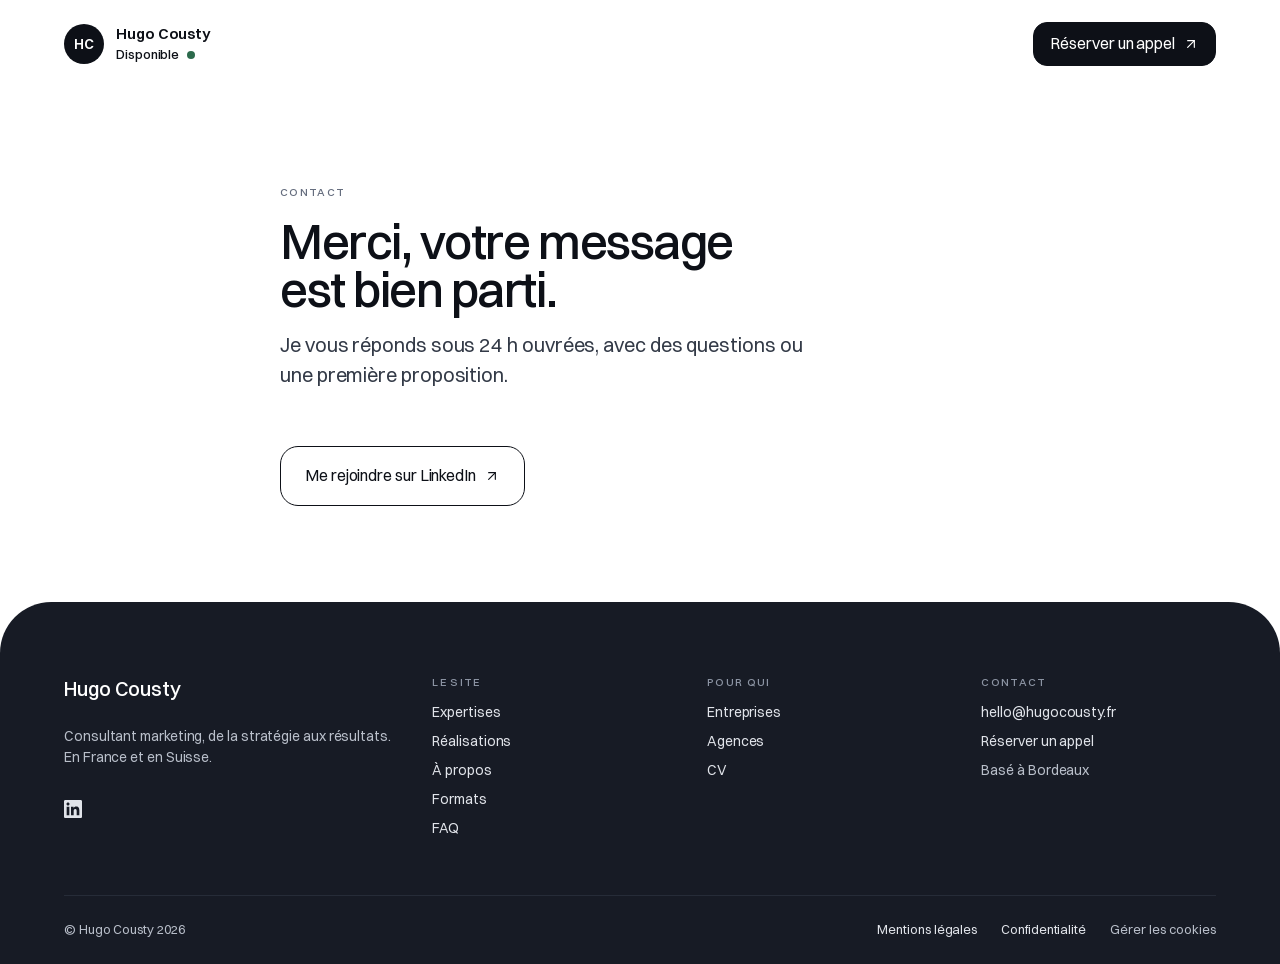
<file: merci/index.html>
<!doctype html>
<html lang="fr">
<head>
  <meta charset="utf-8">
  <meta name="viewport" content="width=device-width, initial-scale=1">
  <!-- Google Tag Manager (GTM-K3JS5PPT), avec le mode consentement de
       Google : mesure d'audience (GA4) et publicité (Meta) refusées par
       défaut, accordées seulement selon le choix fait dans le bandeau
       cookies (main.js, module 13). Le choix est gardé 6 mois.
       À chaque page (et à chaque choix), l'événement « consent_update »
       donne à GTM consent_analytics et consent_ads (true / false). -->
  <script>
    window.dataLayer = window.dataLayer || [];
    function gtag(){dataLayer.push(arguments);}
    gtag('consent', 'default', {
      analytics_storage: 'denied',
      ad_storage: 'denied', ad_user_data: 'denied', ad_personalization: 'denied',
      wait_for_update: 500
    });
    (function () {
      try {
        var c = JSON.parse(localStorage.getItem('hc-consent') || 'null');
        if (!c || Date.now() - c.t > 1.58e10) return;
        var ads = c.ads ? 'granted' : 'denied';
        gtag('consent', 'update', {
          analytics_storage: c.analytics ? 'granted' : 'denied',
          ad_storage: ads, ad_user_data: ads, ad_personalization: ads
        });
        dataLayer.push({ event: 'consent_update', consent_analytics: !!c.analytics, consent_ads: !!c.ads });
      } catch (e) {}
    })();
    gtag('js', new Date());
  </script>
  <script async src="https://www.googletagmanager.com/gtm.js?id=GTM-K3JS5PPT"></script>
  <title>Message envoyé · Hugo Cousty</title>
  <meta name="description" content="Votre message a bien été envoyé. Je vous réponds sous 24 h ouvrées.">
  <!-- Page de confirmation du formulaire : pas d'indexation -->
  <meta name="robots" content="noindex">

  <link rel="preload" href="/assets/fonts/Switzer-400.woff2" as="font" type="font/woff2" crossorigin>
  <link rel="preload" href="/assets/fonts/Switzer-600.woff2" as="font" type="font/woff2" crossorigin>
  <link rel="stylesheet" href="/assets/css/tokens.css?v=20261124d">
  <link rel="stylesheet" href="/assets/css/base.css?v=20261124d">
  <link rel="stylesheet" href="/assets/css/sections.css?v=20261124d">
  <script src="/assets/js/main.js?v=20261124d" defer></script>
</head>
<body class="page-simple">

  <a class="skip-link" href="#contenu">Aller au contenu</a>

  <!-- HEADER (version page secondaire : retour au one page + CTA) -->
  <header class="site-header" data-header>
    <div class="site-header__inner">
      <a class="site-id" href="/" aria-label="Hugo Cousty, retour à l’accueil">
        <span class="site-id__name" aria-hidden="true">Hugo Cousty</span>
        <span class="avatar avatar--mono" aria-hidden="true">HC</span>
        <span class="status"><span class="status__dot" aria-hidden="true"></span><span class="status__label">Disponible</span></span>
      </a>
      <div class="site-header__actions">
        <a class="btn btn--primary btn--small site-header__cta site-header__cta--always" href="/#reserver">Réserver un appel</a>
      </div>
    </div>
  </header>

  <main id="contenu">
    <section class="section" aria-labelledby="page-title">
      <div class="container container--narrow">
        <header class="page-head">
          <p class="eyebrow">Contact</p>
          <h1 id="page-title">Merci, votre message est bien parti.</h1>
          <p class="page-head__intro">Je vous réponds sous 24&nbsp;h ouvrées, avec des questions ou une première proposition.</p>
        </header>
        <div class="page-cta__actions">
          <a class="btn btn--secondary" href="https://www.linkedin.com/in/hugo-cousty/" target="_blank" rel="noopener">Me rejoindre sur LinkedIn<span class="visually-hidden"> (nouvel onglet)</span></a>
        </div>
      </div>
    </section>
  </main>

  <!-- FOOTER -->
  <footer class="site-footer" data-theme="inverse" data-footer>
    <div class="container">
      <div class="site-footer__top">
        <div class="site-footer__brand">
          <p class="site-footer__name">Hugo Cousty</p>
          <p class="site-footer__tagline">Consultant marketing, de la stratégie aux résultats. En France et en Suisse.</p>
          <a class="site-footer__social" href="https://www.linkedin.com/in/hugo-cousty/" target="_blank" rel="noopener" aria-label="LinkedIn de Hugo Cousty (nouvel onglet)"><span class="site-footer__icon" aria-hidden="true"></span></a>
        </div>

        <nav class="site-footer__col" aria-label="Plan du site">
          <p class="site-footer__heading">Le site</p>
          <ul>
            <li><a href="/#expertises">Expertises</a></li>
            <li><a href="/#realisations">Réalisations</a></li>
            <li><a href="/#a-propos">À propos</a></li>
            <li><a href="/#travailler-ensemble">Formats</a></li>
            <li><a href="/#faq">FAQ</a></li>
          </ul>
        </nav>

        <nav class="site-footer__col" aria-label="Pages">
          <p class="site-footer__heading">Pour qui</p>
          <ul>
            <li><a href="/">Entreprises</a></li>
            <li><a href="/agences/">Agences</a></li>
            <li><a href="/cv/">CV</a></li>
          </ul>
        </nav>

        <div class="site-footer__col">
          <p class="site-footer__heading">Contact</p>
          <ul>
            <li><a href="mailto:hello@hugocousty.fr">hello@hugocousty.fr</a></li>
            <li><a href="/#reserver">Réserver un appel</a></li>
            <li>Basé à Bordeaux</li>
          </ul>
        </div>
      </div>

      <div class="site-footer__bottom">
        <p>© Hugo Cousty 2026</p>
        <ul class="site-footer__legal">
          <li><a href="/mentions-legales/">Mentions légales</a></li>
          <li><a href="/confidentialite/">Confidentialité</a></li>
          <li><button class="consent-open" type="button" data-consent-open>Gérer les cookies</button></li>
        </ul>
      </div>
    </div>
  </footer>

</body>
</html>
</file>
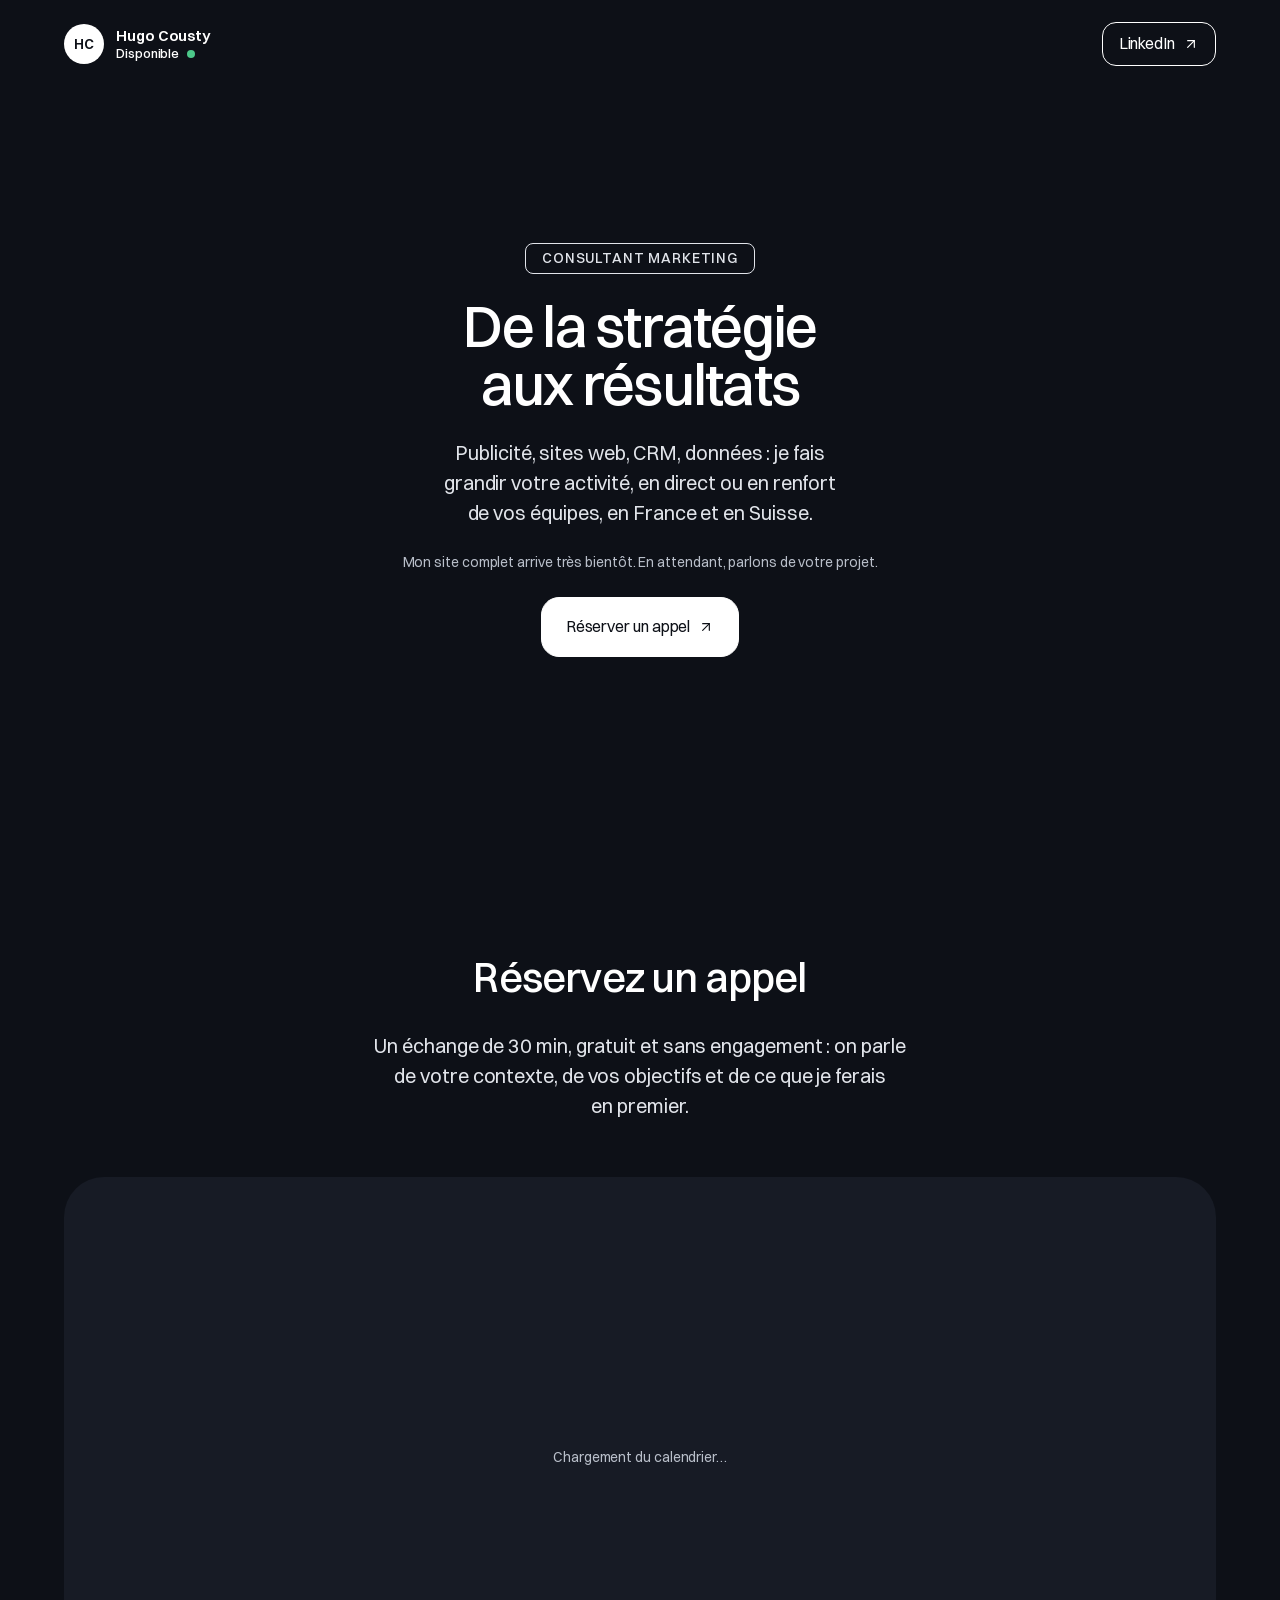
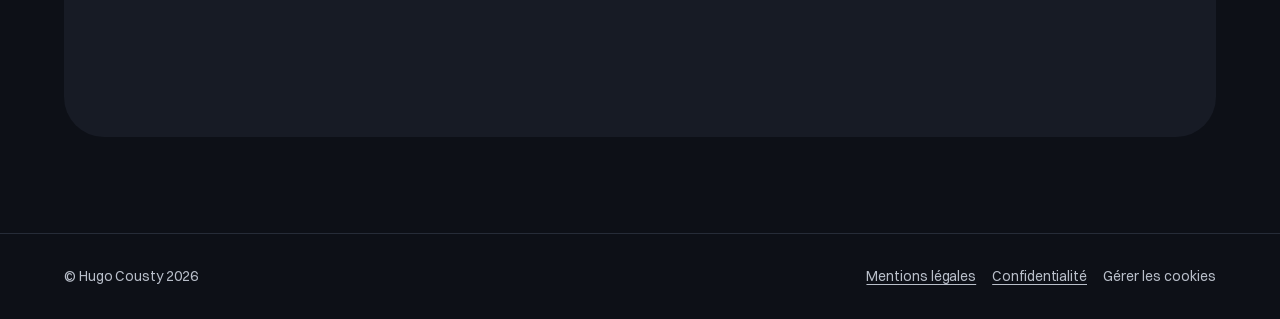
<file: provisoire/index.html>
<!doctype html>
<html lang="fr">
<head>
  <!-- PAGE PROVISOIRE
       Publiée comme page d'accueil de hugocousty.fr (workflow « Déployer sur
       OVH », contenu « provisoire ») le temps de finir le site complet.
       En préprod Vercel, elle se consulte sur /provisoire/. -->
  <meta charset="utf-8">
  <meta name="viewport" content="width=device-width, initial-scale=1">
  <meta name="theme-color" content="#0D1017">
  <!-- Google Tag Manager (GTM-K3JS5PPT), avec le mode consentement de
       Google : mesure d'audience (GA4) et publicité (Meta) refusées par
       défaut, accordées seulement selon le choix fait dans le bandeau
       cookies (main.js, module 13). Le choix est gardé 6 mois.
       À chaque page (et à chaque choix), l'événement « consent_update »
       donne à GTM consent_analytics et consent_ads (true / false). -->
  <script>
    window.dataLayer = window.dataLayer || [];
    function gtag(){dataLayer.push(arguments);}
    gtag('consent', 'default', {
      analytics_storage: 'denied',
      ad_storage: 'denied', ad_user_data: 'denied', ad_personalization: 'denied',
      wait_for_update: 500
    });
    (function () {
      try {
        var c = JSON.parse(localStorage.getItem('hc-consent') || 'null');
        if (!c || Date.now() - c.t > 1.58e10) return;
        var ads = c.ads ? 'granted' : 'denied';
        gtag('consent', 'update', {
          analytics_storage: c.analytics ? 'granted' : 'denied',
          ad_storage: ads, ad_user_data: ads, ad_personalization: ads
        });
        dataLayer.push({ event: 'consent_update', consent_analytics: !!c.analytics, consent_ads: !!c.ads });
      } catch (e) {}
    })();
    gtag('js', new Date());
  </script>
  <script async src="https://www.googletagmanager.com/gtm.js?id=GTM-K3JS5PPT"></script>
  <title>Hugo Cousty · Consultant marketing</title>
  <meta name="description" content="Consultant marketing freelance, de la stratégie aux résultats : publicité, sites web, CRM et données, en direct ou en renfort de vos équipes, en France et en Suisse. Réservez un appel de 30 min.">

  <meta property="og:type" content="website">
  <meta property="og:locale" content="fr_FR">
  <meta property="og:url" content="https://hugocousty.fr/">
  <meta property="og:title" content="Hugo Cousty · Consultant marketing">
  <meta property="og:description" content="Consultant marketing freelance, de la stratégie aux résultats. Réservez un appel de 30 min.">
  <meta property="og:image" content="https://hugocousty.fr/assets/img/og-image.jpg">
  <meta property="og:image:width" content="1200">
  <meta property="og:image:height" content="627">
  <meta property="og:image:alt" content="Hugo Cousty, consultant marketing, de la stratégie aux résultats.">
  <meta name="twitter:card" content="summary_large_image">
  <link rel="canonical" href="https://hugocousty.fr/">
  <meta name="google-site-verification" content="QWZo975LJrnpww15NWcP4bmixJElHmkK_aLGr5PKdbc"><!-- Google Search Console -->

  <link rel="preload" href="/assets/fonts/Switzer-400.woff2" as="font" type="font/woff2" crossorigin>
  <link rel="preload" href="/assets/fonts/Switzer-600.woff2" as="font" type="font/woff2" crossorigin>
  <link rel="stylesheet" href="/assets/css/tokens.css?v=20261124d">
  <link rel="stylesheet" href="/assets/css/base.css?v=20261124d">
  <link rel="stylesheet" href="/assets/css/sections.css?v=20261124d">
  <script src="/assets/js/main.js?v=20261124d" defer></script>
</head>
<body class="soon-page" data-theme="inverse">

  <a class="skip-link" href="#contenu">Aller au contenu</a>

  <header class="soon__bar">
    <div class="container soon__bar-inner">
      <p class="soon__id">
        <span class="avatar avatar--mono soon__mono" aria-hidden="true">HC</span>
        <span class="soon__id-text">
          <span class="soon__name">Hugo Cousty</span>
          <span class="status"><span class="status__dot" aria-hidden="true"></span><span class="status__label">Disponible</span></span>
        </span>
      </p>
      <a class="btn btn--secondary btn--small soon__linkedin" href="https://www.linkedin.com/in/hugo-cousty/" target="_blank" rel="noopener">LinkedIn</a>
    </div>
  </header>

  <main id="contenu">
    <section class="soon__hero" aria-labelledby="soon-title">
      <div class="container soon__hero-inner">
        <h1 class="hero__title soon__title" id="soon-title"><span class="hero__label">Consultant marketing<span class="visually-hidden">,</span></span> De la stratégie<br class="hero__break"> aux résultats</h1>
        <p class="soon__lead">Publicité, sites web, CRM, données&nbsp;: je fais grandir votre activité, en direct ou en renfort de vos équipes, en France et en Suisse.</p>
        <p class="soon__note">Mon site complet arrive très bientôt. En attendant, parlons de votre projet.</p>
        <a class="btn btn--primary" href="#reserver">Réserver un appel</a>
      </div>
    </section>

    <section class="soon__booking" id="reserver" aria-labelledby="reserver-title">
      <div class="container">
        <header class="section-head section-head--center">
          <h2 id="reserver-title">Réservez un appel</h2>
          <p class="section-head__intro">Un échange de 30&nbsp;min, gratuit et sans engagement&nbsp;: on parle de votre contexte, de vos objectifs et de ce que je ferais en premier.</p>
        </header>
        <!-- Calendrier Cal.com, chargé par main.js (module 6), même réglage que
             la section Contact du site complet -->
        <div class="booking" id="cal-booking" data-cal-link="hugo-cousty-zfq5r8/secret" data-cal-namespace="secret"></div>
      </div>
    </section>
  </main>

  <footer class="soon__footer">
    <div class="container soon__footer-inner">
      <p>© Hugo Cousty 2026</p>
      <ul class="soon__legal">
        <li><a href="/mentions-legales/">Mentions légales</a></li>
        <li><a href="/confidentialite/">Confidentialité</a></li>
          <li><button class="consent-open" type="button" data-consent-open>Gérer les cookies</button></li>
      </ul>
    </div>
  </footer>

</body>
</html>
</file>
<file: assets/css/tokens.css>
/* ==========================================================================
   TOKENS — hugocousty.fr
   --------------------------------------------------------------------------
   Toutes les valeurs visuelles du site sont définies ici, et uniquement ici.
   base.css et sections.css ne contiennent aucune valeur en dur.

   Deux parties :
   A. DESIGN SYSTEM — copie des tokens du projet Claude Design
      « Hugo Cousty Design System » (dossier tokens/). Mêmes noms, mêmes
      valeurs. Pour mettre à jour : recopier le fichier correspondant.
   B. SITE — quelques tokens propres au site (en-tête, slider, profondeur…),
      toujours exprimés à partir des tokens du design system.
   ========================================================================== */


/* ==========================================================================
   A. DESIGN SYSTEM
   ========================================================================== */

/* --- A1. Police (tokens/fonts.css) ------------------------------------------
   Switzer (Indian Type Foundry), police unique du site. Gratuite via
   Fontshare, y compris pour un usage commercial (ITF Free Font License,
   voir /assets/fonts/Switzer-licence.txt). Hébergée sur le site :
   4 graisses (400, 500, 600, 700). */

@font-face {
  font-family: "Switzer";
  src: url("../fonts/Switzer-400.woff2") format("woff2");
  font-weight: 400;
  font-style: normal;
  font-display: swap;
}
@font-face {
  font-family: "Switzer";
  src: url("../fonts/Switzer-500.woff2") format("woff2");
  font-weight: 500;
  font-style: normal;
  font-display: swap;
}
@font-face {
  font-family: "Switzer";
  src: url("../fonts/Switzer-600.woff2") format("woff2");
  font-weight: 600;
  font-style: normal;
  font-display: swap;
}
@font-face {
  font-family: "Switzer";
  src: url("../fonts/Switzer-700.woff2") format("woff2");
  font-weight: 700;
  font-style: normal;
  font-display: swap;
}

:root {
  --font-sans: "Switzer", "SF Pro Text", -apple-system, BlinkMacSystemFont, "Segoe UI", "Helvetica Neue", Helvetica, Arial, sans-serif;
  --font-display: "Switzer", "SF Pro Display", -apple-system, BlinkMacSystemFont, "Segoe UI", "Helvetica Neue", Helvetica, Arial, sans-serif;
  --font-mono: var(--font-sans); /* les libellés changent de casse, pas de famille */
}

/* --- A2. Couleurs (tokens/colors.css) --------------------------------------- */
:root {
  /* Encre : gris très foncé, presque noir, avec une pointe de bleu */
  --ink-900: #0D1017;
  --ink-800: #171B25;
  --ink-700: #333A47;
  --ink-500: #656D7E;
  --ink-400: #8C94A3;
  --ink-300: #B9BFCA;

  /* Blanc et gris froids : le fond dominant est le blanc pur */
  --white: #FFFFFF;
  --grey-100: #F0F5FE; /* gris bleuté très clair : blocs de section (témoignages, formats), réservés */
  --grey-200: #E1E4EA;
  --grey-300: #CDD2DA;

  /* Pas de couleur de marque : le système est monochrome. La couleur vient
     des photos (une teinte d'accent pourra être ajoutée plus tard ici). */

  /* États de formulaire : jamais décoratifs */
  --forest-600: #2C6A4C;
  --forest-100: #DEEAE3;
  --amber-600: #9E6510;
  --amber-100: #F5E7D0;
  --crimson-600: #A41F27;
  --crimson-100: #F6DBDC;

  /* Alias sémantiques — ce sont eux que le site utilise */
  --text-primary: var(--ink-900);
  --text-secondary: var(--ink-700);
  --text-muted: var(--ink-500);
  --text-faint: var(--ink-400);
  --text-accent: var(--ink-900);
  --text-positive: var(--forest-600);
  --text-warning: var(--amber-600);
  --text-negative: var(--crimson-600);

  --surface-page: var(--white);
  --surface-card: var(--white);
  --surface-sunken: var(--grey-100); /* un seul gris clair : blocs de section, cartes, encart IA */
  --surface-quiet: var(--grey-100);

  --border-hairline: var(--grey-200);
  --border-mid: var(--grey-300);
  --border-strong: var(--ink-900);
  --border-accent: var(--ink-900);

  --action-fg: var(--white);
  --action-bg: var(--ink-900);
  --action-bg-hover: var(--ink-700);
  --action-bg-active: var(--ink-800);
  --focus-ring: var(--ink-900);

  /* Verre : surfaces translucides floutées (boutons secondaires, menus,
     barres flottantes). Teinte encre sur fond clair, blanche sur fond sombre. */
  --glass-bg: rgba(13, 16, 23, .06);
  --glass-panel: var(--white); /* menu mobile : opaque, le texte de la page ne doit pas transparaître */
  --glass-blur: saturate(160%) blur(16px);
}

/* Thème inverse : posé sur un bloc (data-theme="inverse"), il bascule tous
   les alias à l'intérieur. Utilisé pour l'en-tête, le panneau du hero, le footer. */
[data-theme="inverse"] {
  --text-primary: var(--white);
  --text-secondary: var(--grey-200);
  --text-muted: var(--ink-300);
  --text-faint: var(--ink-400);
  --text-accent: var(--white);
  --surface-page: var(--ink-900);
  --surface-card: var(--ink-800);
  --surface-sunken: #101318;
  --surface-quiet: var(--ink-800);
  --border-hairline: #262C38;
  --border-mid: #3B4353;
  --border-strong: var(--white);
  --action-fg: var(--ink-900);
  --action-bg: var(--white);
  --action-bg-hover: var(--grey-200);
  --action-bg-active: var(--grey-300);
  --focus-ring: var(--white);
  --glass-bg: rgba(255, 255, 255, .14);
  --glass-panel: var(--ink-900);
}

/* --- A3. Typographie (tokens/typography.css) -------------------------------- */
:root {
  --text-display-1: clamp(48px, 6vw, 84px);
  --text-display-2: clamp(32px, 3.8vw, 52px);
  --text-hero-center: clamp(34px, 4.5vw, 64px); /* titre centré du hero */
  --text-h1: clamp(30px, 3.2vw, 44px);
  --text-title: clamp(30px, 3.2vw, 44px); /* titres de section (h2) */
  --text-h2: 28px;
  --text-quote: clamp(26px, 2.7vw, 36px); /* témoignage principal : un cran au-dessus des avis courts, qui font aussi 40 à 50 mots */
  --text-h3: 20px;
  --text-lead: 20px;
  --text-body: 16px;
  --text-header-name: 18px; /* nom dans l'en-tête */
  --text-header-name-small: 15px; /* nom à côté de la photo (en-tête clair) */
  --text-body-sm: 14px;
  --text-caption: 13px;
  --text-label: 11px;

  --leading-tight: 1;
  --leading-title: 1.05; /* titres de section : lignes serrées */
  --leading-snug: 1.12;
  --leading-normal: 1.5;
  --leading-loose: 1.65;

  --tracking-display: -0.03em;  /* titre du hero, chiffres clés : serré */
  --tracking-title: -0.02em;    /* titres de section */
  --tracking-heading: -0.005em; /* petits titres */
  --tracking-normal: -0.005em;
  --tracking-label: 0.12em;

  --weight-regular: 400;
  --weight-medium: 500;
  --weight-semibold: 600;
  --weight-bold: 700;

  --measure-prose: 32rem; /* environ 65 caractères par ligne en Switzer 16 px (rem : même largeur pour les petites notes) */
  --measure-lead: 46ch;
}

/* --- A4. Espacements et grille (tokens/spacing.css) ------------------------- */
:root {
  --space-025: 2px;
  --space-05: 4px;
  --space-1: 8px;
  --space-15: 12px;
  --space-2: 16px;
  --space-25: 20px;
  --space-3: 24px;
  --space-4: 32px;
  --space-5: 40px;
  --space-6: 56px;
  --space-7: 72px;
  --space-8: 96px;
  --space-9: 128px;
  --space-10: 176px;

  --gutter: clamp(20px, 5vw, 64px);
  --container-max: 1240px;
  --container-prose: 720px;
  --section-y: clamp(64px, 7.5vw, 112px);
  --grid-gap: 24px;
}

/* --- A5. Rayons, filets, ombre, voiles (tokens/surfaces.css) ---------------- */
:root {
  /* Rayons quasi nuls : la marque est angulaire */
  --radius-sm: 2px;    /* contrôles */
  --radius-md: 6px;    /* cartes */
  --radius-lg: 10px;   /* maximum */
  --radius-pill: 999px; /* puces Tag, en-tête */

  --border-width-hairline: 1px;
  --border-width-strong: 1.5px;

  /* Une seule ombre, réservée aux calques flottants (en-tête, modale) */
  --shadow-pop: 0 1px 2px rgba(14, 14, 15, .05), 0 14px 36px -10px rgba(14, 14, 15, .20);
  --shadow-lift: 0 8px 24px -14px rgba(14, 14, 15, .10); /* survol des cartes : ombre à peine visible */

  --blur-veil: saturate(140%) blur(12px);
  --veil-ink: rgba(14, 14, 15, .66);
}

/* --- A6. Mouvement (tokens/motion.css) -------------------------------------- */
:root {
  --duration-instant: 90ms;  /* enfoncement d'un bouton */
  --duration-fast: 140ms;    /* couleurs, survols */
  --duration-base: 220ms;    /* apparition d'un calque */
  --duration-slow: 420ms;    /* ouverture d'un accordéon */
  --duration-morph: 400ms;   /* transformation de l'en-tête au défilement */
  --ease-out: cubic-bezier(.16, .84, .32, 1);
  --ease-morph: cubic-bezier(.65, 0, .25, 1); /* départ et arrivée en douceur */
  --ease-in-out: cubic-bezier(.5, 0, .5, 1);
  --transition-control:
    color var(--duration-fast) var(--ease-out),
    background-color var(--duration-fast) var(--ease-out),
    border-color var(--duration-fast) var(--ease-out);
}

@media (prefers-reduced-motion: reduce) {
  :root {
    --duration-instant: 0ms;
    --duration-fast: 0ms;
    --duration-base: 0ms;
    --duration-slow: 0ms;
    --duration-morph: 0ms;
  }
}

/* ==========================================================================
   B. SITE — tokens propres au site, dérivés du design system
   ========================================================================== */
:root {
  /* En-tête : barre de verre pleine largeur (72 px, 88 px sur desktop),
     toujours visible, posée sur le hero. Teinte légère + flou ; le texte
     passe en blanc sur les blocs sombres, en encre sur les blocs clairs. */
  --header-height-top: 72px;
  --header-offset: var(--header-height-top); /* marge des ancres sous la barre */
  --header-bar: rgba(255, 255, 255, .72);      /* sur fond clair */
  --header-bar-blur: saturate(160%) blur(12px);
  --header-glass: rgba(13, 16, 23, .82);
  --header-edge: inset 0 1px 0 rgba(255, 255, 255, .14); /* arête blanche intérieure */
  --header-link: var(--text-secondary);

  /* Hero : retrait de la photo par rapport aux bords de l'écran, et son rayon */
  --contact-radius: clamp(40px, 4vw, 56px); /* haut de la section Contact, pleine largeur : un cran au-dessus des cartes (40 px) */

  /* Hauteur réservée au calendrier Cal.com pendant son chargement */
  --booking-height: 560px;

  /* Identité dans l'en-tête : photo ronde + point de disponibilité */
  --avatar-size: 40px;
  --status-dot-size: 8px;
  --status-available: var(--forest-600);
  --status-pulse: rgba(44, 106, 76, .35); /* halo de la pastille « Disponible » */

  /* Barre "Réserver un appel" collée en bas d'écran (mobile) */
  --sticky-cta-height: 72px;

  /* Focus clavier */
  --focus-width: 2px;
  --focus-offset: 2px;

  /* Pictos des régies (pages agences) */
  --network-logo-size: 28px;

  /* Visages clients au-dessus des logos : taille et chevauchement */
  --face-size: 40px;
  --face-overlap: 10px;

  /* Étiquettes (Réalisations) : coins légèrement arrondis */
  --tag-radius: 4px;


  /* Arrondi des cartes et des images (style minimaliste, sans filet) */
  --card-radius: 40px; /* cartes et photos : très arrondies, comme les cartes des formats */

  /* Arrondi des champs de formulaire (un cran sous celui des cartes) */
  --field-radius: var(--button-radius-small); /* 14 px, comme les petits boutons */

  /* Arrondi de tous les boutons (rectangle arrondi) */
  --button-radius: 18px;        /* rectangle aux coins bien arrondis (comme TwelveLabs) */
  --button-radius-small: 14px;  /* petits boutons (en-tête) */
  --button-height: 60px;
  --button-height-small: 44px;

  /* Palette « Aurore » : seule couleur du site. Dégradé de la section IA
     (bleu glacier à gauche, bleu ciel, lavande, rose poudré à droite), à 40 % */
  --band-1: rgba(255, 170, 200, .4);  /* rose poudré (à droite) */
  --band-2: rgba(196, 168, 255, .4);  /* lavande */
  --band-3: rgba(150, 190, 255, .4);  /* bleu ciel */
  --band-4: rgba(120, 215, 240, .4);  /* bleu glacier (à gauche) */

  /* Orbe animée de la section IA : mêmes teintes, pleines */
  --orb-1: #8FD8F0;
  --orb-2: #9DBBFF;
  --orb-3: #C4A8FF;
  --orb-4: #FFB3CF;
  --ai-orb-size: 96px;
  --stack-top: 12svh;   /* Méthode : où les cartes se figent sous l'en-tête (remplacé par main.js : sous le titre de la section) */
  --stack-offset: 14px;  /* Méthode : décalage entre deux cartes empilées */
  --shadow-stack: 0 -6px 18px -16px rgba(14, 14, 15, .10); /* ombre très légère vers le haut */

  /* Chiffres clés en dégradé : teintes de l'orbe, foncées (bleu acier,
     bleu roi, violet) pour un rendu sobre */
  --stat-1: #1F6B95;  /* bleu glacier */
  --stat-2: #3A55C2;  /* bleu ciel */
  --stat-3: #5A45BF;  /* lavande */
  --stat-4: #7A3DAE;  /* violet rosé (pas de rose pur) */
  --shine-color: rgba(255, 255, 255, .42);      /* reflet principal, discret */
  --shine-color-soft: rgba(255, 255, 255, .22); /* second reflet, plus fin */
  --shine-tile: 6em;     /* largeur du motif de reflets (un reflet tous les 6 em) */
  --shine-travel: 12em;  /* distance parcourue pendant la traversée de l'écran (lent) */

  /* Grain fin, posé seulement sur les dégradés (sous le voile blanc) */
  --grain: url("../img/grain.svg");
  --grain-size: 200px;

  /* Cartes des formats (grille tarifaire) : très arrondies, voile en bas */
  --offer-radius: 40px;
  --offer-fade: rgba(196, 168, 255, .16); /* lavande très légère */
  /* Dégradé de la carte recommandée : mêmes teintes que l'IA, à 40 % */
  --offer-1: rgba(255, 170, 200, .4);
  --offer-2: rgba(196, 168, 255, .4);
  --offer-3: rgba(150, 190, 255, .4);

  /* Taille de la flèche ↗ des boutons */
  --icon-size-button: 16px;

  /* Profondeur */
  --z-sticky-cta: 90;
  --z-header: 100;
  --z-skip-link: 200;

  /* Points de rupture (référence — non utilisables dans les @media) :
     mobile : base 375 px · tablette : 48em (768 px) · desktop : 64em (1024 px) */
}

/* Desktop : la barre blanche du haut de page respire davantage */
@media (min-width: 64em) {
  :root {
    --header-height-top: 88px;
  }
}

/* Sur l'encre (en-tête réduit, hero, footer) : vert plus clair, liens de
   navigation en blanc à 72 % (seule opacité de texte tolérée) */
[data-theme="inverse"] {
  --header-bar: rgba(13, 16, 23, .14);         /* sur le hero et les blocs sombres */
  --status-available: #4CC98A;
  --status-pulse: rgba(76, 201, 138, .45);
  --header-link: rgba(255, 255, 255, .72);
}
</file>
<file: assets/css/base.css>
/* ==========================================================================
   BASE — hugocousty.fr
   --------------------------------------------------------------------------
   Reset, typographie, mise en page et composants partagés par toutes les
   pages. Aucune valeur visuelle en dur : tout passe par tokens.css.
   Les règles suivent le readme du design system (Claude Design).

   Sommaire
   1. Reset
   2. Éléments de base
   3. Accessibilité
   4. Mise en page (container, section, section-head)
   5. Composants : bouton, surtitre, tag, placeholder, formulaire
   6. En-tête (pilule de verre) et navigation
   7. Barre CTA mobile (bas d'écran)
   8. Footer
   ========================================================================== */


/* 1. Reset
   ========================================================================== */

*,
*::before,
*::after {
  box-sizing: border-box;
}

* {
  margin: 0;
}

img,
svg,
video {
  display: block;
  max-width: 100%;
  height: auto;
}

input,
button,
textarea,
select {
  font: inherit;
  color: inherit;
}

ul[class],
ol[class] {
  padding: 0;
  list-style: none;
}


/* 2. Éléments de base
   ========================================================================== */

html {
  -webkit-text-size-adjust: 100%;
  text-size-adjust: 100%;
}

@media (prefers-reduced-motion: no-preference) {
  html {
    scroll-behavior: smooth;
  }
}

body {
  min-height: 100vh;
  background: var(--surface-page);
  color: var(--text-primary);
  font-family: var(--font-sans);
  font-size: var(--text-body);
  line-height: var(--leading-normal);
  letter-spacing: var(--tracking-normal);
  -webkit-font-smoothing: antialiased;
  text-rendering: optimizeLegibility;
  /* Pas de place réservée sous le footer pour la barre CTA mobile :
     elle se masque d'elle-même sur la section Contact et le footer. */
}

/* Un bloc en thème inverse reprend les couleurs de texte du thème */
[data-theme="inverse"] {
  color: var(--text-primary);
}

/* L'en-tête flotte : les ancres ne doivent pas passer dessous */
[id] {
  scroll-margin-top: calc(var(--header-offset) + var(--space-3));
}

h1,
h2,
h3 {
  font-family: var(--font-display);
  font-weight: var(--weight-medium);
  letter-spacing: var(--tracking-heading);
  line-height: var(--leading-snug);
  text-wrap: balance;
}

h1 {
  font-size: var(--text-display-2);
  line-height: var(--leading-tight);
  letter-spacing: var(--tracking-display);
}

/* Titres en graisse moyenne (500) : présents sans être lourds */
h2 {
  font-size: var(--text-title);
  letter-spacing: var(--tracking-title);
  line-height: var(--leading-title);
}

h3 {
  font-size: var(--text-h3);
  font-weight: var(--weight-medium);
}

p,
li,
dd {
  text-wrap: pretty;
}

a {
  color: var(--text-accent);
  text-decoration-line: underline;
  text-decoration-thickness: 1px;
  text-underline-offset: 3px;
  transition: var(--transition-control);
}

a:hover {
  color: var(--text-primary);
  text-decoration-thickness: 2px;
}

strong {
  font-weight: var(--weight-semibold);
}

::selection {
  background: var(--grey-200);
  color: var(--ink-900);
}


/* 3. Accessibilité
   ========================================================================== */

/* Focus clavier : contour encre (blanc sur fond sombre), présent partout, jamais supprimé */
:focus-visible {
  outline: var(--focus-width) solid var(--focus-ring);
  outline-offset: var(--focus-offset);
}

/* Masqué visuellement, lu par les lecteurs d'écran */
.visually-hidden {
  position: absolute !important;
  width: 1px;
  height: 1px;
  padding: 0;
  margin: -1px;
  overflow: hidden;
  clip: rect(0, 0, 0, 0);
  white-space: nowrap;
  border: 0;
}

/* Lien d'évitement "Aller au contenu" */
.skip-link {
  position: absolute;
  top: var(--space-1);
  left: var(--space-1);
  z-index: var(--z-skip-link);
  padding: var(--space-15) var(--space-2);
  background: var(--action-bg);
  color: var(--action-fg);
  border-radius: var(--radius-sm);
  transform: translateY(-200%);
}

.skip-link:focus {
  transform: none;
}


/* 4. Mise en page
   ========================================================================== */

.container {
  width: 100%;
  max-width: calc(var(--container-max) + 2 * var(--gutter));
  margin-inline: auto;
  padding-inline: var(--gutter);
}

.container--narrow {
  max-width: calc(var(--container-prose) + 2 * var(--gutter));
}

/* Le contenu démarre sous la barre d'en-tête, sauf le hero qui passe dessous */
main {
  padding-top: var(--header-height-top);
}

main:has(> .hero:first-child) {
  padding-top: 0;
}

.section {
  padding-block: var(--section-y);
}

/* Section à fond : bande gris clair pleine largeur, sans arrondi */
.section--sunken {
  background: var(--surface-sunken);
}

/* En-tête de section : surtitre numéroté + titre + chapô */
.section-head {
  display: grid;
  gap: var(--space-4); /* mobile : le titre respire au-dessus du chapô */
  margin-bottom: var(--space-6);
}

.section-head > h2 {
  max-width: 18em;
}

.section-head__intro {
  max-width: var(--measure-lead);
  font-size: var(--text-lead);
  line-height: var(--leading-normal);
  color: var(--text-secondary);
}

/* Deux colonnes (inspiré de TwelveLabs) : titre à gauche, filet vertical,
   chapô à droite, le tout encadré de filets fins. Mobile : chapô souligné
   d'un filet à gauche. */
.section-head__intro {
  padding-left: var(--space-2);
  border-left: var(--border-width-hairline) solid var(--border-mid);
}

.section-head--center .section-head__intro {
  padding-left: 0;
  border-left: 0;
}

@media (min-width: 64em) {
  .section-head:not(.section-head--center):has(.section-head__intro) {
    grid-template-columns: minmax(0, 1fr) minmax(0, 1fr);
    gap: 0;
    border-inline: var(--border-width-hairline) solid var(--border-mid);
  }

  .section-head:not(.section-head--center):has(.section-head__intro) > h2 {
    padding-inline: var(--space-5);
  }

  .section-head:not(.section-head--center) .section-head__intro {
    max-width: none;
    padding: var(--space-1) var(--space-5) 0;
  }

  .section-head:not(.section-head--center) .section-head__intro > * {
    max-width: var(--measure-lead);
  }
}

/* Variante centrée (section Contact) */
.section-head--center {
  justify-items: center;
  text-align: center;
}

.section-head--center .section-head__intro {
  margin-inline: auto;
}


/* 5. Composants
   ========================================================================== */

/* --- Bouton ----------------------------------------------------------------
   primary   : aplat plein (encre, ou blanc sur fond sombre), s'éclaircit
               légèrement au survol, flèche ↗ intégrée
   secondary : contour fin, fond transparent, flèche ↗ sur les liens
   Dans un bloc data-theme="inverse", les couleurs s'inversent seules.       */

.btn {
  display: inline-flex;
  align-items: center;
  justify-content: center;
  gap: var(--space-1);
  min-height: var(--button-height);
  padding: 18px var(--space-3);
  border: var(--border-width-hairline) solid var(--border-strong);
  border-radius: var(--button-radius); /* même arrondi pour tous les boutons */
  background: transparent;
  color: var(--text-primary);
  font-size: var(--text-body);
  font-weight: var(--weight-regular);
  line-height: 1.2;
  text-align: center;
  text-decoration: none;
  cursor: pointer;
  transition: var(--transition-control), transform var(--duration-instant) var(--ease-out);
}

.btn:hover {
  color: var(--text-primary);
  text-decoration: none;
}

.btn:active {
  transform: translateY(1px);
}

.btn--primary {
  background: var(--action-bg);
  border-color: var(--action-bg);
  color: var(--action-fg);
}

.btn--primary:hover {
  background: var(--action-bg-hover);
  border-color: var(--action-bg-hover);
  color: var(--action-fg);
}

.btn--primary:active {
  background: var(--action-bg-active);
  border-color: var(--action-bg-active);
}

/* Flèche ↗ (Lucide arrow-up-right), dessinée en masque pour prendre la
   couleur du texte. Glisse de 2 px en diagonale au survol. */
.btn--primary::after {
  content: "";
  flex: none;
  width: var(--icon-size-button);
  height: var(--icon-size-button);
  background: currentColor;
  -webkit-mask: url("data:image/svg+xml,%3Csvg xmlns='http://www.w3.org/2000/svg' viewBox='0 0 24 24' fill='none' stroke='black' stroke-width='1.75' stroke-linecap='round' stroke-linejoin='round'%3E%3Cpath d='M7 7h10v10'/%3E%3Cpath d='M7 17 17 7'/%3E%3C/svg%3E") center / contain no-repeat;
  mask: url("data:image/svg+xml,%3Csvg xmlns='http://www.w3.org/2000/svg' viewBox='0 0 24 24' fill='none' stroke='black' stroke-width='1.75' stroke-linecap='round' stroke-linejoin='round'%3E%3Cpath d='M7 7h10v10'/%3E%3Cpath d='M7 17 17 7'/%3E%3C/svg%3E") center / contain no-repeat;
  transition: transform var(--duration-fast) var(--ease-out);
}

.btn--primary:hover::after {
  transform: translate(2px, -2px);
}

/* Secondaire : contour fin, fond transparent, la flèche ↗ sur les liens */
.btn--secondary {
  border-color: var(--text-primary);
  background: transparent;
}

.btn--secondary:hover {
  background: var(--glass-bg);
  color: var(--text-primary);
}

a.btn--secondary::after {
  content: "";
  flex: none;
  width: var(--icon-size-button);
  height: var(--icon-size-button);
  background: currentColor;
  -webkit-mask: url("data:image/svg+xml,%3Csvg xmlns='http://www.w3.org/2000/svg' viewBox='0 0 24 24' fill='none' stroke='black' stroke-width='1.75' stroke-linecap='round' stroke-linejoin='round'%3E%3Cpath d='M7 7h10v10'/%3E%3Cpath d='M7 17 17 7'/%3E%3C/svg%3E") center / contain no-repeat;
  mask: url("data:image/svg+xml,%3Csvg xmlns='http://www.w3.org/2000/svg' viewBox='0 0 24 24' fill='none' stroke='black' stroke-width='1.75' stroke-linecap='round' stroke-linejoin='round'%3E%3Cpath d='M7 7h10v10'/%3E%3Cpath d='M7 17 17 7'/%3E%3C/svg%3E") center / contain no-repeat;
  transition: transform var(--duration-fast) var(--ease-out);
}

a.btn--secondary:hover::after {
  transform: translate(2px, -2px);
}

.btn--small {
  min-height: var(--button-height-small);
  padding: var(--space-1) var(--space-2);
  border-radius: var(--button-radius-small);
}

.btn--block {
  width: 100%;
}

/* --- Surtitre (style « libellé ») -----------------------------------------
   11 px, capitales, interlettrage 0.12em. Sans numéro ni filet. */

.eyebrow {
  display: block;
  font-family: var(--font-mono);
  font-size: var(--text-label);
  font-weight: var(--weight-medium);
  letter-spacing: var(--tracking-label);
  line-height: var(--leading-normal);
  text-transform: uppercase;
  color: var(--text-muted);
}

/* --- Tag (Sites web, Social Ads…) ------------------------------------------ */

.tags {
  display: flex;
  flex-wrap: wrap;
  gap: var(--space-1);
}

/* Étiquette en contour (inspirée de TwelveLabs) : petites capitales dans
   un cadre fin, fond transparent, coins légèrement arrondis */
.tag {
  display: inline-block;
  padding: 1px 6px;
  border: var(--border-width-hairline) solid var(--text-faint);
  border-radius: var(--tag-radius);
  background: transparent;
  font-size: var(--text-label);
  font-weight: var(--weight-medium);
  letter-spacing: 0.06em;
  line-height: 1.6;
  text-transform: uppercase;
  white-space: nowrap;
  color: var(--text-primary);
}

/* --- Placeholder d'image ----------------------------------------------------
   Réservé qui nomme l'image attendue (MediaFrame du design system).
   À remplacer par <img> ou <picture>. Ratio réglable avec --ratio.         */

.placeholder {
  display: grid;
  place-items: center;
  aspect-ratio: var(--ratio, 16 / 9);
  width: 100%;
  padding: var(--space-2);
  background: var(--surface-quiet);
  border-radius: var(--card-radius);
  color: var(--text-muted);
  font-family: var(--font-mono);
  font-size: var(--text-label);
  font-weight: var(--weight-medium);
  letter-spacing: var(--tracking-label);
  text-transform: uppercase;
  text-align: center;
}

/* --- Formulaire -------------------------------------------------------------
   Champs à contour, légèrement arrondis (--field-radius). Les états d'erreur
   natifs du navigateur suffisent pour un formulaire de contact.          */

.form {
  display: grid;
  gap: var(--space-2);
  width: 100%;
}

.field {
  display: grid;
  gap: var(--space-05);
}

.field__label {
  font-size: var(--text-body-sm);
  font-weight: var(--weight-medium);
  color: var(--text-primary);
}

.field__optional {
  font-weight: var(--weight-regular);
  color: var(--text-muted);
}

.field__input {
  width: 100%;
  min-height: 48px;
  padding: var(--space-15) var(--space-2);
  border: var(--border-width-hairline) solid var(--border-mid);
  border-radius: var(--field-radius);
  background: var(--surface-page);
  color: var(--text-primary);
  transition: var(--transition-control);
}

.field__input::placeholder {
  color: var(--text-faint);
}

.field__input:hover {
  border-color: var(--border-strong);
}

.field__input:focus-visible {
  outline: var(--focus-width) solid var(--focus-ring);
  outline-offset: 0;
  border-color: var(--border-accent);
}

textarea.field__input {
  resize: vertical;
  min-height: 8rem;
}

/* Prénom + Nom côte à côte dès la tablette */
.form__row {
  display: grid;
  gap: var(--space-2);
}

@media (min-width: 48em) {
  .form__row {
    grid-template-columns: 1fr 1fr;
  }
}

/* Téléphone : indicatif du pays + numéro */
.field__phone {
  display: grid;
  grid-template-columns: minmax(0, 9.5rem) minmax(0, 1fr);
  gap: var(--space-1);
}

@media (min-width: 48em) {
  .field__phone {
    grid-template-columns: minmax(0, 11rem) minmax(0, 1fr);
  }
}

select.field__input {
  -webkit-appearance: none;
  appearance: none;
  padding-right: var(--space-4);
  background-image: url("data:image/svg+xml,%3Csvg xmlns='http://www.w3.org/2000/svg' width='12' height='8' viewBox='0 0 12 8'%3E%3Cpath d='M1 1.5l5 5 5-5' fill='none' stroke='%23656D7E' stroke-width='1.5'/%3E%3C/svg%3E");
  background-repeat: no-repeat;
  background-position: right var(--space-15) center;
  text-overflow: ellipsis;
}

/* Case de consentement */
.field__check {
  display: flex;
  align-items: flex-start;
  gap: var(--space-1);
  font-size: var(--text-body-sm);
  color: var(--text-secondary);
  cursor: pointer;
}

.field__check input {
  flex: none;
  width: 18px;
  height: 18px;
  margin-top: 2px;
  accent-color: var(--action-bg);
}

/* Message d'envoi (en cours, erreur) : masqué tant qu'il est vide */
.form__status:empty {
  display: none;
}

/* Piège à robots : hors écran, jamais affiché */
.field--trap {
  position: absolute !important;
  left: -10000px;
  width: 1px;
  height: 1px;
  overflow: hidden;
}

.field__note {
  font-size: var(--text-caption);
  color: var(--text-muted);
}

/* 6. En-tête : barre de verre (inspirée de TwelveLabs)
   --------------------------------------------------------------------------
   Barre pleine largeur, toujours visible, posée sur le hero : teinte légère
   + flou. main.js pose data-theme="inverse" quand la barre passe sur un bloc
   sombre (hero, Contact, footer) : texte blanc ; sinon texte encre.
   Mobile / tablette : identité + bouton + burger ; les liens s'ouvrent dans
   un panneau sous l'en-tête.
   ========================================================================== */

.site-header {
  position: fixed;
  top: 0;
  left: 0;
  z-index: var(--z-header);
  width: 100%;
  height: var(--header-height-top);
}

.site-header__inner {
  display: flex;
  align-items: center;
  justify-content: space-between;
  gap: var(--space-2);
  height: 100%;
  /* aligné sur la grille du contenu, même sur très grand écran */
  padding: 0 max(var(--gutter), (100% - var(--container-max)) / 2);
  background-color: var(--header-bar);
  -webkit-backdrop-filter: var(--header-bar-blur);
  backdrop-filter: var(--header-bar-blur);
  transition: background-color var(--duration-morph) var(--ease-morph);
}

/* Couleurs du texte et du bouton : même rythme que le fond de la barre */
.site-header .site-id,
.site-header .status,
.site-header .site-nav__link,
.site-header .nav-toggle,
.site-header .btn {
  transition:
    color var(--duration-morph) var(--ease-morph),
    background-color var(--duration-morph) var(--ease-morph),
    border-color var(--duration-morph) var(--ease-morph);
}

/* Identité : photo ronde + statut de disponibilité (point vert) */
.site-id {
  color: var(--text-primary);
  text-decoration: none;
  white-space: nowrap;
}

.site-id:hover {
  color: var(--text-primary);
  text-decoration: none;
}

/* Identité, deux états :
   - sur le hero et les blocs sombres : « Hugo Cousty · Disponible » sur
     une ligne ;
   - sur fond clair (après le hero) : la photo ronde à gauche, et à sa
     droite le nom au-dessus de « Disponible », en plus petit.
   Désactivé si animations réduites. */
.site-id {
  display: grid;
  grid-template-areas: "avatar name status";
  grid-template-columns: auto auto auto;
  align-items: center;
}

.site-id .avatar { grid-area: avatar; }
.site-id__name   { grid-area: name; }
.site-id .status { grid-area: status; }

/* Le passage d'une version à l'autre est animé en JS (module 3 de
   main.js) : le nom et « Disponible » glissent de leur ancienne place à
   la nouvelle en changeant de taille, la pastille réapparaît en fondu.
   Ici, seule la photo a sa transition (fondu, zoom, mise au point). */
.site-id .avatar {
  transition:
    opacity var(--duration-morph) var(--ease-out),
    filter var(--duration-morph) var(--ease-out),
    transform var(--duration-morph) var(--ease-out);
}

.site-id__name {
  margin-right: var(--space-2);
  font-size: var(--text-header-name);
  font-weight: var(--weight-semibold);
  letter-spacing: var(--tracking-heading);
  line-height: 1.2;
  white-space: nowrap;
}

/* Sur fond sombre, la photo sort du flux (posée à gauche, invisible) :
   elle peut s'effacer sur place pendant que le nom glisse vers la gauche. */
.site-id {
  position: relative;
}

.site-id .avatar {
  position: absolute;
  top: calc(50% - var(--avatar-size) / 2);
  left: 0;
  max-width: none; /* sinon limitée à la colonne vide (largeur 0) */
  opacity: 0;
  filter: blur(6px);
  transform: scale(.7);
  pointer-events: none;
}

/* Fond clair : photo à gauche, nom et statut empilés à droite */
.site-header:not([data-theme="inverse"]) .site-id {
  grid-template-areas:
    "avatar name"
    "avatar status";
  grid-template-columns: auto auto;
  row-gap: 1px;
}

.site-header:not([data-theme="inverse"]) .site-id__name {
  margin-right: 0;
  font-size: var(--text-header-name-small);
}

.site-header:not([data-theme="inverse"]) .site-id .status {
  font-size: var(--text-caption);
  line-height: 1.2;
}

/* La pastille passe après « Disponible » */
.site-header:not([data-theme="inverse"]) .site-id .status__dot {
  order: 1;
}

.site-header:not([data-theme="inverse"]) .site-id .avatar {
  position: static;
  margin-right: var(--space-15);
  opacity: 1;
  filter: blur(0);
  transform: scale(1);
}

.avatar {
  flex: none;
  width: var(--avatar-size);
  height: var(--avatar-size);
  border-radius: var(--radius-pill);
  object-fit: cover;
}

/* Monogramme « HC » à la place de la photo (en-tête clair) : pastille
   encre, initiales blanches */
.avatar--mono {
  display: grid;
  place-items: center;
  background: var(--ink-900);
  color: var(--white);
  font-family: var(--font-display);
  font-size: 14px;
  font-weight: var(--weight-semibold);
  letter-spacing: .02em;
  line-height: 1;
}


.status {
  display: inline-flex;
  align-items: center;
  gap: var(--space-1);
  font-size: var(--text-body);
  font-weight: var(--weight-medium);
}

.status__dot {
  flex: none;
  width: var(--status-dot-size);
  height: var(--status-dot-size);
  border-radius: var(--radius-pill);
  background: var(--status-available);
  transition: background-color var(--duration-morph) var(--ease-morph);
}

/* Indisponible : point gris */
/* « Disponible » : la pastille pulse doucement (léger halo qui s'élargit
   puis s'efface, toutes les 2,4 s). Pas d'animation si indisponible ou
   si les animations sont réduites. */
.status:not(.status--off) .status__dot {
  animation: status-pulse 2.4s var(--ease-out) infinite;
}

@keyframes status-pulse {
  0%   { box-shadow: 0 0 0 0 var(--status-pulse); opacity: 1; }
  50%  { opacity: .55; }
  70%  { box-shadow: 0 0 0 6px transparent; }
  100% { box-shadow: 0 0 0 0 transparent; opacity: 1; }
}

@media (prefers-reduced-motion: reduce) {
  .status__dot {
    animation: none !important;
  }
}

.status--off .status__dot {
  background: var(--text-faint);
}

.site-header__actions {
  display: flex;
  align-items: center;
  gap: var(--space-05);
}

/* Bouton "Réserver un appel" de l'en-tête : remplacé sur mobile par la barre
   collée en bas d'écran, visible dès la tablette */
.site-header__cta {
  display: none;
}

@media (min-width: 48em) {
  .site-header__cta {
    display: inline-flex;
  }
}

/* Pages secondaires : pas de barre en bas, le bouton reste dans l'en-tête */
.site-header__cta--always {
  display: inline-flex;
}

.page-simple {
  display: flex;
  flex-direction: column;
  min-height: 100svh; /* pages courtes : le footer reste collé en bas */
  padding-bottom: 0;
}

.page-simple main {
  flex: 1;
}

/* --- Burger ---------------------------------------------------------------- */

.nav-toggle {
  display: inline-flex;
  align-items: center;
  justify-content: center;
  width: 40px;
  height: 40px;
  padding: 0;
  border: 0;
  border-radius: var(--radius-pill);
  background: transparent;
  color: var(--text-primary);
  cursor: pointer;
}

.nav-toggle__bar,
.nav-toggle__bar::before,
.nav-toggle__bar::after {
  display: block;
  width: 18px;
  height: 1.5px;
  background: currentColor;
  transition: transform var(--duration-base) var(--ease-out), background-color var(--duration-fast) var(--ease-out);
}

.nav-toggle__bar {
  position: relative;
}

.nav-toggle__bar::before,
.nav-toggle__bar::after {
  content: "";
  position: absolute;
  left: 0;
}

.nav-toggle__bar::before { top: -6px; }
.nav-toggle__bar::after  { top: 6px; }

.nav-toggle[aria-expanded="true"] .nav-toggle__bar {
  background: transparent;
}

.nav-toggle[aria-expanded="true"] .nav-toggle__bar::before {
  transform: translateY(6px) rotate(45deg);
}

.nav-toggle[aria-expanded="true"] .nav-toggle__bar::after {
  transform: translateY(-6px) rotate(-45deg);
}

/* --- Liens de navigation ----------------------------------------------------
   Mobile / tablette : panneau encre sous la pilule, ouvert par le burger.
   Desktop : liens en ligne dans la pilule, blanc à 72 %.                   */

.site-nav {
  position: absolute;
  top: calc(100% + var(--space-1));
  left: 0;
  right: 0;
  padding: var(--space-2) var(--space-3);
  background: var(--glass-panel); /* verre : clair en haut de page, sombre dans la pilule */
  -webkit-backdrop-filter: var(--glass-blur);
  backdrop-filter: var(--glass-blur);
  border-radius: var(--radius-lg);
  box-shadow: var(--shadow-pop);
}

/* Sans JS, le panneau reste masqué : le contenu reste accessible au défilement */
.site-nav:not(.is-open) {
  display: none;
}

.site-nav__link {
  display: block;
  padding: var(--space-15) 0;
  font-size: var(--text-lead);
  color: var(--header-link);
  text-decoration: none;
}

.site-nav__link:hover {
  color: var(--text-primary);
  text-decoration: none;
}

/* Bloque le défilement de la page quand le menu mobile est ouvert */
.has-menu-open {
  overflow: hidden;
}

@media (min-width: 64em) {
  .nav-toggle {
    display: none;
  }

  .site-nav,
  .site-nav:not(.is-open) {
    position: static;
    display: block;
    padding: 0;
    background: none;
    -webkit-backdrop-filter: none; /* le verre ne sert qu'au panneau mobile */
    backdrop-filter: none;
    border-radius: 0;
    box-shadow: none;
  }

  .site-nav__list {
    display: flex;
    gap: var(--space-4);
  }

  .site-nav li + li {
    border: 0;
  }

  .site-nav__link {
    padding: var(--space-05) 0;
    font-size: var(--text-body);
  }
}


/* 7. Barre CTA mobile (bas d'écran)
   --------------------------------------------------------------------------
   La bande n'a aucun fond : seul le bouton est visible. Il reprend le verre
   sombre translucide de l'en-tête réduit (texte blanc, thème inverse).
   ========================================================================== */

.sticky-cta {
  position: fixed;
  inset: auto 0 0;
  z-index: var(--z-sticky-cta);
  display: flex;
  align-items: center;
  height: var(--sticky-cta-height);
  padding: var(--space-15) var(--gutter);
  padding-bottom: max(var(--space-15), env(safe-area-inset-bottom));
  pointer-events: none; /* la zone transparente autour du bouton laisse passer les clics */
  transition:
    transform var(--duration-base) var(--ease-out),
    visibility var(--duration-base);
}

/* Même bouton que « Réserver un appel » de l'en-tête : noir plein, texte
   blanc, avec une ombre douce pour le détacher du contenu qui défile. */
.sticky-cta .btn {
  min-height: var(--button-height-small);
  border-radius: var(--button-radius-small);
  pointer-events: auto;
  border-color: var(--ink-900);
  background: var(--ink-900);
  box-shadow: var(--shadow-pop);
  color: var(--white);
}

.sticky-cta .btn:hover {
  border-color: var(--ink-700);
  background: var(--ink-700);
  color: var(--white);
}

.sticky-cta .btn:active {
  border-color: var(--ink-800);
  background: var(--ink-800);
  color: var(--white);
}

/* Masquée par main.js quand la section Contact ou le footer sont à l'écran */
.sticky-cta.is-hidden {
  transform: translateY(100%);
  visibility: hidden;
}

@media (min-width: 48em) {
  .sticky-cta {
    display: none;
  }
}


/* 8. Footer
   ========================================================================== */

/* Footer : noir un peu plus clair que la section Contact, pleine largeur,
   une barre avec le copyright et l'email à gauche, les liens à droite.
   Seul (pages légales), il garde un arrondi en haut. */
.site-footer {
  overflow: hidden;
  border-radius: var(--contact-radius) var(--contact-radius) 0 0;
  padding-block: var(--space-4) var(--space-3);
  background: var(--surface-card); /* encre plus claire, via data-theme="inverse" */
  font-size: var(--text-body-sm);
  color: var(--text-muted);
}

/* Haut du footer : identité à gauche, puis 3 colonnes de liens.
   Mobile : identité, puis colonnes de liens sur deux colonnes. */
.site-footer__top {
  display: grid;
  grid-template-columns: repeat(2, minmax(0, 1fr));
  gap: var(--space-5) var(--space-3);
  padding-block: var(--space-4) var(--space-5);
}

.site-footer__brand {
  grid-column: 1 / -1;
  display: grid;
  justify-items: start;
  gap: var(--space-15);
}

.site-footer__name {
  font-family: var(--font-display);
  font-size: var(--text-h3);
  font-weight: var(--weight-medium);
  letter-spacing: var(--tracking-heading);
  color: var(--text-primary);
}

.site-footer__tagline {
  max-width: 22rem;
  line-height: var(--leading-normal);
}

.site-footer__col {
  display: grid;
  align-content: start;
  gap: var(--space-15);
}

.site-footer__heading {
  font-size: var(--text-label);
  font-weight: var(--weight-medium);
  letter-spacing: var(--tracking-label);
  text-transform: uppercase;
  color: var(--text-faint);
}

.site-footer__col ul,
.site-footer__legal {
  margin: 0;
  padding: 0;
}

.site-footer__col ul {
  display: grid;
  gap: var(--space-1);
  list-style: none;
}

/* LinkedIn : pictogramme seul (Simple Icons, CC0), couleur du texte */
.site-footer__social {
  display: inline-grid;
  place-items: center;
  width: 40px;
  height: 40px;
  margin-left: -11px; /* aligne l'icône sur le texte, zone de clic large */
}

.site-footer__icon {
  width: 18px;
  height: 18px;
  background: currentColor;
  -webkit-mask: url("/assets/img/regies/linkedin.svg") center / contain no-repeat;
  mask: url("/assets/img/regies/linkedin.svg") center / contain no-repeat;
}

/* Bas du footer : copyright et liens légaux, sous un filet */
.site-footer__bottom {
  display: flex;
  flex-wrap: wrap;
  justify-content: space-between;
  gap: var(--space-1) var(--space-3);
  padding-top: var(--space-3);
  border-top: var(--border-width-hairline) solid var(--border-hairline);
  font-size: var(--text-caption);
}

.site-footer__legal {
  display: flex;
  flex-wrap: wrap;
  gap: var(--space-1) var(--space-3);
  list-style: none;
}

.site-footer a {
  color: var(--text-secondary);
  text-decoration: none;
  transition: color var(--duration-fast) var(--ease-out);
}

.site-footer a:hover {
  color: var(--text-primary);
}

@media (min-width: 64em) {
  .site-footer__top {
    grid-template-columns: minmax(0, 1.4fr) repeat(3, minmax(0, 1fr));
    gap: var(--space-5);
    padding-block: var(--space-5) var(--space-6);
  }

  .site-footer__brand {
    grid-column: auto;
  }
}

/* Pages avec section Contact : le footer prolonge le bloc noir du Contact */
.site-footer--joined {
  border-radius: 0;
}


/* Bandeau cookies (main.js, module 13) : petite carte en verre dépoli en
   bas à gauche, au-dessus de la barre CTA mobile. « Accepter » en bouton
   principal ; « Refuser » reste au même niveau, même taille, dès le
   premier écran. */
.consent {
  position: fixed;
  left: var(--gutter);
  right: var(--gutter);
  bottom: var(--space-2);
  z-index: calc(var(--z-sticky-cta) + 1);
  display: grid;
  gap: var(--space-1);
  max-width: 28rem;
  max-height: calc(100svh - var(--space-4));
  overflow-y: auto;
  padding: var(--space-25);
  border: var(--border-width-hairline) solid var(--border-hairline);
  border-radius: 24px;
  /* Verre dépoli : la page reste devinée derrière, floutée */
  border-color: rgba(255, 255, 255, .6);
  background: rgba(255, 255, 255, .68);
  -webkit-backdrop-filter: saturate(160%) blur(18px);
  backdrop-filter: saturate(160%) blur(18px);
  box-shadow: var(--shadow-pop);
  color: var(--text-primary);
  font-size: var(--text-caption);
  line-height: 1.5;
}

/* Sur fond sombre (page provisoire, Contact, footer) : verre encre */
[data-theme="inverse"] .consent,
.consent[data-theme="inverse"] {
  border-color: rgba(255, 255, 255, .12);
  background: rgba(13, 16, 23, .62);
}

/* Titre et texte, avec le GIF du chaton en haut à droite : le texte
   s'enroule autour */
.consent__intro {
  display: flow-root;
}

.consent__pet {
  float: right;
  overflow: hidden;
  width: 64px;
  height: 64px;
  margin: 0 0 var(--space-1) var(--space-15);
  border-radius: 50%;
  background: var(--surface-sunken);
}

/* Zoom sur le haut du chaton : ses grands yeux dans la pastille */
.consent__pet img {
  display: block;
  width: 100%;
  height: 100%;
  object-fit: cover;
  transform: scale(1.35); /* zoom léger : la tête bouge, elle doit rester dans le cadre */
  transform-origin: 42% 18%;
}

.consent__title {
  margin-bottom: var(--space-05);
  font-size: var(--text-body-sm);
  font-weight: var(--weight-semibold);
}

.consent:focus {
  outline: none; /* le focus est posé sur la fenêtre à l'ouverture, pour les lecteurs d'écran */
}

.consent__text {
  color: var(--text-secondary);
}

.consent__text a {
  color: var(--text-primary);
}

/* Détail des choix : un interrupteur par usage */
.consent__options {
  display: grid;
  border-top: var(--border-width-hairline) solid var(--border-hairline);
}

.consent__options[hidden] {
  display: none;
}

.consent__option {
  display: flex;
  align-items: center;
  justify-content: space-between;
  gap: var(--space-2);
  padding-block: var(--space-15);
  border-bottom: var(--border-width-hairline) solid var(--border-hairline);
  cursor: pointer;
}

.consent__option > span {
  display: grid;
  gap: 2px;
}

.consent__option strong {
  font-size: var(--text-body-sm);
  font-weight: var(--weight-medium);
}

.consent__option > span > span {
  font-size: var(--text-caption);
  color: var(--text-muted);
}

/* Interrupteur : case à cocher redessinée (rail + pastille) */
.consent__switch {
  flex: none;
  position: relative;
  width: 40px;
  height: 24px;
  margin: 0;
  border-radius: var(--radius-pill);
  background: var(--border-mid);
  appearance: none;
  cursor: pointer;
  transition: background-color var(--duration-fast) var(--ease-out);
}

.consent__switch::after {
  content: "";
  position: absolute;
  top: 3px;
  left: 3px;
  width: 18px;
  height: 18px;
  border-radius: 50%;
  background: var(--white);
  box-shadow: 0 1px 2px rgba(14, 14, 15, .2);
  transition: transform var(--duration-fast) var(--ease-out);
}

.consent__switch:checked {
  background: var(--ink-900);
}

.consent__switch:checked::after {
  transform: translateX(16px);
}

[data-theme="inverse"] .consent__switch:checked {
  background: var(--status-available);
}

.consent__switch:focus-visible {
  outline: 2px solid var(--focus-ring);
  outline-offset: 2px;
}

.consent__actions {
  display: grid;
  grid-template-columns: repeat(3, 1fr);
  gap: var(--space-1);
  margin-top: var(--space-1);
}

.consent__actions .btn {
  min-height: 38px;
  padding: 0 var(--space-1);
  border-radius: 12px;
  font-size: var(--text-caption);
}

/* Apparition : fondu et montée de 12 px, une seule fois */
.consent {
  opacity: 0;
  transform: translateY(12px);
  transition:
    opacity var(--duration-base) var(--ease-out),
    transform var(--duration-base) var(--ease-out);
}

.consent.is-in {
  opacity: 1;
  transform: none;
}

@media (prefers-reduced-motion: reduce) {
  .consent {
    transform: none;
    transition: none;
  }
}

/* Desktop : la carte reste compacte, en bas à gauche */
@media (min-width: 48em) {
  .consent {
    right: auto;
    bottom: var(--space-3);
    left: var(--space-3);
    width: 24rem;
    max-width: calc(100vw - 2 * var(--space-3));
  }
}

/* Pas de flèche ↗ dans le bandeau : ce ne sont pas des liens */
.consent .btn::after {
  content: none;
}

/* Mobile : « Accepter » sur toute la largeur, « Refuser » et
   « Personnaliser » côte à côte juste en dessous */
@media (max-width: 47.99em) {
  .consent__actions {
    grid-template-columns: 1fr 1fr;
  }

  .consent__accept {
    grid-column: 1 / -1;
    order: -1;
  }
}

/* Lien « Gérer les cookies » du pied de page : un bouton qui a l'air d'un lien */
.consent-open {
  padding: 0;
  border: 0;
  background: none;
  color: inherit;
  font: inherit;
  cursor: pointer;
}

.consent-open:hover {
  color: var(--text-primary);
}
</file>
<file: assets/css/sections.css>
/* ==========================================================================
   SECTIONS — hugocousty.fr
   --------------------------------------------------------------------------
   Styles propres à chaque section du one page, dans l'ordre de la page.
   Mobile first : les styles de base visent 375 px, les @media (min-width)
   enrichissent pour tablette (48em / 768 px) et desktop (64em / 1024 px).

   Sommaire
   0.  Composant partagé : carte
   1.  Hero
   2.  Logos
   3.  Expertises
   4.  Méthode
   5.  Chiffres clés
   6.  Réalisations (projet à la une + grille)
   7.  Témoignages
   8.  À propos, puis section IA (bloc gris large)
   9.  Travailler ensemble (offres)
   10. FAQ
   11. Contact
   12. Pages secondaires (agences, mentions légales, confidentialité)
   ========================================================================== */


/* 0. Carte (Expertises, Travailler ensemble, Contact)
   Minimaliste : aucun filet, aucune ombre, angles arrondis. Blanche sur les
   sections grises ; gris très léger sur les sections blanches.
   ========================================================================== */

/* Carte : blanche à fin contour, comme les cartes Expertises et projets
   (formats, expertises des pages agences) */
.card {
  display: flex;
  flex-direction: column;
  gap: var(--space-15);
  padding: var(--space-4); /* marge plus large : le texte reste loin des coins très arrondis */
  border: var(--border-width-hairline) solid var(--border-hairline);
  border-radius: var(--card-radius);
  background: var(--surface-card);
}

.card__title {
  font-size: var(--text-h3);
}

.card p {
  color: var(--text-secondary);
}

/* Les notes (formulaire, calendrier) gardent leur gris dans les cartes */
.card .field__note {
  color: var(--text-muted);
}


/* Section compacte (bandeau logos) */
.section--tight {
  padding-block: var(--space-7);
}


/* 1. HERO
   --------------------------------------------------------------------------
   Le hero démarre sous la barre blanche de l'en-tête : barre + hero
   remplissent exactement l'écran. La photo a un léger retrait sur les côtés
   et en bas (--hero-inset) et des coins arrondis. Le texte est posé dessus,
   sans fond, en bas à gauche.
   ========================================================================== */

/* Hero pleine largeur, passe sous la barre d'en-tête en verre */
.hero {
  display: grid;
  min-height: 100svh;
}

/* Photo et texte dans la même cellule de grille */
.hero > * {
  grid-area: 1 / 1;
}

.hero__media {
  position: relative;
  overflow: hidden;
  isolation: isolate;        /* le voile reste sous le texte */
  background: var(--ink-500); /* gris moyen : montre l'emplacement de la photo, même en thème inverse */
}

/* Voile encre du bas vers le haut : le texte reste lisible quelle que soit la photo */
.hero__media::after {
  content: "";
  position: absolute;
  inset: 0;
  pointer-events: none;
  background: linear-gradient(to top, var(--veil-ink) 0%, transparent 65%);
}

.hero__photo {
  width: 100%;
  height: 100%;
  aspect-ratio: auto;
  border: 0;
  background: transparent;
  color: var(--ink-300);
  object-fit: cover;
  place-items: start end;   /* libellé du réservé en haut à droite, hors du texte */
  padding: var(--space-3) var(--gutter);
}

/* Vraie photo : remplit le cadre sans l'agrandir, visage gardé dans le cadre */
img.hero__photo {
  position: absolute;
  inset: 0;
  padding: 0;
  object-position: 50% 0%;
}

/* Mobile : la photo remplit tout l'écran, cadrée sur le visage ; le texte
   se pose en bas, sur un voile plus haut et plus sombre */
@media (max-width: 47.99em) {
  img.hero__photo {
    object-position: 47% 30%;
  }

  .hero__media::after {
    background: linear-gradient(to top, rgba(14, 14, 15, .88) 0%, var(--veil-ink) 38%, transparent 70%);
  }
}

.hero__body {
  position: relative;        /* au-dessus du voile */
  align-self: end;
  width: 100%;
  max-width: calc(var(--container-max) + 2 * var(--gutter));
  margin-inline: auto;
  padding: var(--space-8) var(--gutter) var(--space-6);
}

.hero__panel {
  display: grid;
  gap: var(--space-3);
  max-width: 46rem;
}


/* Accueil : le titre le plus grand de la page, un mot par ligne */
.hero__title {
  font-size: var(--text-display-1);
}

.hero__title span {
  display: block;
}

.hero__lead {
  max-width: var(--measure-lead);
  font-size: 1.125rem; /* mobile : le titre domine nettement le chapô */
  color: var(--text-secondary);
}

@media (min-width: 48em) {
  .hero__lead {
    font-size: var(--text-lead);
  }
}

.hero__actions {
  display: flex;
  flex-direction: column;
  gap: var(--space-15);
  margin-top: var(--space-1);
}


@media (min-width: 48em) {
  .hero__actions {
    flex-direction: row;
    flex-wrap: wrap;
  }

}

@media (min-width: 64em) {
  .hero__body {
    padding-bottom: var(--space-7);
  }
}

/* Accueil : titre, chapô et boutons centrés en bas de la photo, titre sur
   une ligne (deux sur mobile), voile plus marqué pour la lisibilité */
.hero--center .hero__panel {
  justify-items: center;
  max-width: 64rem;
  margin-inline: auto;
  text-align: center;
}

.hero--center .hero__title {
  font-size: var(--text-hero-center);
}

.hero--center .hero__title span {
  display: inline;
}

/* Petit libellé au-dessus du titre du hero (comme TwelveLabs) : petites
   capitales dans un cadre fin, même style que les étiquettes. Sur
   l'accueil, il fait partie du H1 (« Consultant marketing, de la
   stratégie aux résultats » pour les moteurs). */
.hero__label {
  display: block;
  width: fit-content;
  margin: 0 auto var(--space-3);
  padding: 4px var(--space-2);
  border: var(--border-width-hairline) solid currentColor;
  border-radius: 8px; /* entre les étiquettes (4 px) et les petits boutons (14 px) */
  font-family: var(--font-sans);
  font-size: var(--text-body-sm);
  font-weight: var(--weight-medium);
  letter-spacing: .06em;
  line-height: 1.5;
  text-transform: uppercase;
  color: var(--text-secondary);
}

.hero__title .hero__label,
.hero--center .hero__title .hero__label {
  display: block;
  margin-bottom: var(--space-3);
  font-size: var(--text-body-sm);
  letter-spacing: .06em;
  line-height: 1.5;
}

.hero--center .hero__lead {
  max-width: 34rem;
  text-wrap: balance; /* lignes de longueur égale, pas de mot seul */
}

/* Accueil : le titre passe sur deux lignes sur grand écran (« De la
   stratégie / aux résultats »), et le chapô se resserre pour rester à peu
   près de la largeur du titre. Sur mobile, le titre se coupe tout seul. */
.hero__break {
  display: none;
}

@media (min-width: 80em) {
  .hero__break {
    display: inline;
  }

  .hero--center .hero__title:has(.hero__break) ~ .hero__lead {
    max-width: 31rem;
  }
}

/* Petite ligne au-dessus du titre (pages agences) : lisible sur la photo */
@media (max-width: 47.99em) {
  .hero--center .hero__lead {
    font-size: var(--text-body);
  }
}

.hero--center .hero__actions {
  justify-content: center;
  width: 100%;
}

@media (min-width: 48em) {
  .hero--center .hero__actions {
    width: auto;
  }

  .hero--center .hero__media::after {
    background: linear-gradient(to top, rgba(14, 14, 15, .78) 0%, var(--veil-ink) 22%, transparent 62%);
  }
}


/* Survol des cartes (souris uniquement) : la carte monte de 2 px avec une
   ombre très douce. Désactivé si les animations sont réduites. */
.expertise-card,
.project-card,
.offer {
  transition:
    transform var(--duration-base) var(--ease-out),
    box-shadow var(--duration-base) var(--ease-out);
}

@media (hover: hover) and (pointer: fine) {
  .expertise-card:hover,
  .project-card:hover,
  .offer:hover {
    transform: translateY(-2px);
    box-shadow: var(--shadow-lift);
  }
}

@media (prefers-reduced-motion: reduce) {
  .expertise-card:hover,
  .project-card:hover,
  .offer:hover {
    transform: none;
  }
}

/* Photo du hero au défilement (main.js pose --hero-p, de 0 à 1 pendant
   qu'on quitte le hero) : elle zoome doucement, devient floue et
   s'assombrit, comme une mise au point qui se perd. Le texte, lui, monte
   et s'efface un peu plus vite. */
img.hero__photo {
  transform: scale(calc(1 + var(--hero-p, 0) * .25));
  filter: blur(calc(var(--hero-p, 0) * 14px)) brightness(calc(1 - var(--hero-p, 0) * .35));
  will-change: transform, filter;
}

.hero__body {
  /* le texte reste net jusqu'aux deux tiers du parcours, puis s'atténue
     légèrement (jamais sous 30 %) */
  opacity: clamp(.3, calc(1 - (var(--hero-p, 0) - .65) * 2), 1);
  transform: translateY(calc(var(--hero-p, 0) * -24px));
}


/* 2. LOGOS
   ========================================================================== */

.logos__title {
  margin-bottom: var(--space-4);
  line-height: var(--leading-normal); /* petit titre : pas l'interligne serré des h2 */
  font-family: var(--font-mono);
  font-size: var(--text-label);
  font-weight: var(--weight-medium);
  letter-spacing: var(--tracking-label);
  text-transform: uppercase;
  color: var(--text-muted);
  text-align: center;
}

/* Ligne de tête (accueil) : 3 visages qui se chevauchent + la phrase.
   Mobile : visages au-dessus de la phrase ; dès la tablette : côte à côte. */
.logos__head {
  display: flex;
  flex-direction: column;
  align-items: center;
  gap: var(--space-15);
  margin-bottom: var(--space-4);
}

.logos__head .logos__title {
  margin: 0;
  font-family: var(--font-sans);
  font-size: var(--text-body);
  font-weight: var(--weight-medium);
  letter-spacing: var(--tracking-normal);
  text-transform: none;
  color: var(--text-primary);
}

.faces {
  display: flex;
}

.faces__item {
  flex: none;
  width: var(--face-size);
  height: var(--face-size);
  border: var(--border-width-strong) solid var(--surface-page); /* liseré qui détache les visages */
  border-radius: var(--radius-pill);
  object-fit: cover;
}

.faces__item + .faces__item {
  margin-left: calc(-1 * var(--face-overlap));
}

@media (min-width: 48em) {
  .logos__head {
    flex-direction: row;
    justify-content: center;
  }
}

/* Mobile : 2 lignes de 3 logos (accueil), un peu réduits pour tenir */
.logos__list {
  --logo-scale: .8;
  display: grid;
  grid-template-columns: repeat(3, 1fr);
  gap: var(--space-15);
}

/* Logo client : une seule teinte de gris, quelle que soit la couleur du SVG.
   Chaque logo est centré dans sa case, à une hauteur réglée à l'œil. */
.logos__list li:has(.client-logo) {
  display: grid;
  place-items: center;
  min-height: 4.5rem;
}

.client-logo {
  display: block;
  width: min(100%, calc(var(--logo-h) * var(--logo-scale, 1) * var(--logo-ratio)));
  aspect-ratio: var(--logo-ratio);
  background-color: var(--text-faint); /* gris plus clair que le texte : les logos restent discrets */
  -webkit-mask: var(--logo) center / contain no-repeat;
  mask: var(--logo) center / contain no-repeat;
}

@media (min-width: 48em) {
  .logos__list {
    --logo-scale: 1;
  }
}

@media (min-width: 64em) {
  .logos__list {
    grid-template-columns: repeat(6, 1fr);
    gap: var(--space-3);
  }
}

/* Accueil : logos un peu plus petits, 4 par ligne en tablette, tous sur
   une ligne en desktop. En mobile, bandeau qui défile (voir plus bas). */
.logos__list--home {
  --logo-scale: .75;
}

@media (min-width: 48em) {
  .logos__list--home {
    grid-template-columns: repeat(4, 1fr);
  }
}

@media (min-width: 64em) {
  .logos__list--home {
    grid-template-columns: none;
    grid-auto-flow: column;
    grid-auto-columns: 1fr; /* tous les logos sur une ligne, quel que soit leur nombre */
  }
}

/* Logos en plus (13 au total) : visibles dans le bandeau défilant. Sans
   défilement (sans JS ou animations réduites), la tablette et le desktop
   gardent la sélection de 8 sur une ligne. */
@media (min-width: 48em) {
  .logos__list:not(.is-marquee) .logos__extra {
    display: none;
  }
}

/* Bandeau défilant (accueil, mobile et desktop) : la liste est doublée par
   main.js, puis glisse de la moitié de sa largeur en boucle. Bords fondus,
   pause au survol de la souris. */
.logos__marquee {
  overflow: hidden;
}

.logos__list li[data-clone] {
  display: none;
}

.logos__marquee:has(.is-marquee) {
  -webkit-mask-image: linear-gradient(90deg, transparent, #000 12%, #000 88%, transparent);
  mask-image: linear-gradient(90deg, transparent, #000 12%, #000 88%, transparent);
}

.logos__list.is-marquee {
  display: flex;
  width: max-content;
  animation: logos-defile 52s linear infinite; /* 13 logos */
}

.logos__list.is-marquee li {
  flex: none;
  margin-right: var(--space-6);
}

/* Largeur fixe du logo : dans le bandeau, la case n'a pas de largeur propre */
.logos__list.is-marquee .client-logo {
  width: calc(var(--logo-h) * var(--logo-scale, 1) * var(--logo-ratio));
}

.logos__list.is-marquee li[data-clone] {
  display: grid;
}

@media (max-width: 47.99em) {
  .logos__marquee {
    margin-inline: calc(-1 * var(--gutter)); /* bord à bord sur mobile */
  }
}

/* Desktop : logos plus espacés, défilement plus lent (même vitesse perçue
   sur un écran plus large) */
@media (min-width: 48em) {
  .logos__list.is-marquee {
    animation-duration: 80s;
  }

  .logos__list.is-marquee li {
    margin-right: var(--space-8);
  }
}

@media (hover: hover) {
  .logos__marquee:hover .logos__list.is-marquee {
    animation-play-state: paused;
  }
}

@keyframes logos-defile {
  to { transform: translateX(-50%); }
}

/* Mouvement réduit demandé : pas de défilement, grille de 3 colonnes */
@media (prefers-reduced-motion: reduce) {
  .logos__list.is-marquee {
    display: grid;
    width: auto;
    animation: none;
  }

  .logos__list.is-marquee li {
    margin-right: 0;
  }

  .logos__list.is-marquee li[data-clone] {
    display: none;
  }

  .logos__list.is-marquee .client-logo {
    width: min(100%, calc(var(--logo-h) * var(--logo-scale, 1) * var(--logo-ratio)));
  }

  .logos__marquee,
  .logos__marquee:has(.is-marquee) {
    margin-inline: 0;
    -webkit-mask-image: none;
    mask-image: none;
  }
}

@media (prefers-reduced-motion: reduce) and (min-width: 48em) {
  .logos__list.is-marquee .logos__extra {
    display: none;
  }
}

/* Dix logos (page agences) : 2 colonnes sur mobile, 5 dès la tablette */
/* Pages agences : logos posés sur le bloc gris bleuté, un cran plus
   foncés pour garder le même contraste qu'en fond blanc */
.section--sunken .client-logo {
  background-color: var(--text-muted);
}

.logos__list--ten {
  --logo-scale: 1;
  grid-template-columns: repeat(2, 1fr);
}

@media (min-width: 48em) {
  .logos__list--ten {
    grid-template-columns: repeat(5, 1fr);
  }
}


/* 3. EXPERTISES
   ========================================================================== */

.expertises {
  display: grid;
  gap: var(--grid-gap);
}

@media (min-width: 48em) {
  .expertises {
    grid-template-columns: repeat(2, 1fr);
  }
}

@media (min-width: 64em) {
  .expertises {
    grid-template-columns: repeat(4, 1fr);
  }
}

/* --- Expertises (accueil) : quatre cartes gris clair sur fond blanc -------
   1 colonne en mobile, 2 en tablette, 4 en desktop.                        */

ul.expertise-cards {
  display: grid;
  gap: var(--grid-gap);
}

/* Carte blanche à fin contour, comme les cartes projets et formats */
.expertise-card {
  display: flex;
  flex-direction: column;
  gap: var(--space-15);
  padding: var(--space-4); /* marge plus large : le texte reste loin des coins très arrondis */
  border: var(--border-width-hairline) solid var(--border-hairline);
  border-radius: var(--card-radius);
  background: var(--surface-card);
  color: var(--text-secondary);
}

.expertise-card__title {
  font-size: var(--text-h3);
  color: var(--text-primary);
}

/* Repère de couleur : une petite pastille avant le titre, de la couleur
   des étiquettes de projets de la même expertise. Volontairement discret. */
.expertise-card p {
  font-size: var(--text-body-sm);
  line-height: var(--leading-normal);
}

@media (min-width: 48em) {
  ul.expertise-cards {
    grid-template-columns: repeat(2, 1fr);
  }
}

/* Desktop : 4 sur une ligne, marges un peu réduites et texte en 14 px
   pour garder des lignes confortables */
@media (min-width: 64em) {
  ul.expertise-cards {
    grid-template-columns: repeat(4, 1fr);
  }

  .expertise-card {
    padding: var(--space-4) var(--space-3);
  }
}

/* --- Régies pilotées : nom + formats, en grille sous les cartes ------------ */

.networks {
  display: grid;
  gap: var(--space-3);
  margin-top: var(--space-7);
}

.networks__title {
  font-size: var(--text-h3);
}

.networks__list {
  display: grid;
  grid-template-columns: repeat(2, 1fr);
  gap: var(--space-3) var(--grid-gap);
}

.network {
  display: grid;
  align-content: start;
  gap: var(--space-05);
}

.network strong {
  font-weight: var(--weight-semibold);
  color: var(--text-primary);
}

.network span:not(.network__logo) {
  font-size: var(--text-body-sm);
  color: var(--text-muted);
}

/* Logo de la régie : pictogramme officiel (Simple Icons, CC0), en masque,
   rempli du dégradé « Aurore » des chiffres clés. Avec JS : un reflet
   clair glisse dessus au rythme du défilement (même principe que les
   chiffres clés, --shine posé par main.js), décalé d'un logo à l'autre. */
.network__logo {
  width: var(--network-logo-size);
  height: var(--network-logo-size);
  margin-bottom: var(--space-1);
  background: linear-gradient(135deg, var(--stat-1), var(--stat-2) 38%, var(--stat-3) 68%, var(--stat-4));
  -webkit-mask: var(--logo) center / contain no-repeat;
  mask: var(--logo) center / contain no-repeat;
}

.networks__list.has-shine .network__logo {
  --shine-tile: 3.5em;
  --shine-travel: 9em;
  background:
    linear-gradient(105deg,
      transparent 0%, transparent 30%,
      rgba(255, 255, 255, .55) 40%, transparent 50%,
      transparent 62%,
      rgba(255, 255, 255, .3) 67%, transparent 72%,
      transparent 100%)
      calc(var(--shine, 0) * var(--shine-travel) + var(--shine-offset, 0em)) 0 / var(--shine-tile) 100% repeat-x,
    linear-gradient(135deg, var(--stat-1), var(--stat-2) 38%, var(--stat-3) 68%, var(--stat-4));
}

.networks__list.has-shine .network:nth-child(2) .network__logo { --shine-offset: -.6em; }
.networks__list.has-shine .network:nth-child(3) .network__logo { --shine-offset: -1.2em; }
.networks__list.has-shine .network:nth-child(4) .network__logo { --shine-offset: -1.8em; }
.networks__list.has-shine .network:nth-child(5) .network__logo { --shine-offset: -2.4em; }
.networks__list.has-shine .network:nth-child(6) .network__logo { --shine-offset: -3em; }

.networks__note {
  max-width: var(--measure-prose);
  font-size: var(--text-body-sm);
  color: var(--text-muted);
}

@media (min-width: 48em) {
  .networks__list {
    grid-template-columns: repeat(3, 1fr);
  }
}

@media (min-width: 64em) {
  .networks__list {
    grid-template-columns: repeat(6, 1fr);
  }
}


/* 4. MÉTHODE
   ========================================================================== */

/* Les 4 étapes l'une sous l'autre, séparées par des filets fins.
   Desktop : une ligne par étape (numéro, titre, texte), alignée sur les
   deux colonnes de l'en-tête de section. */
.steps {
  display: grid;
  border-top: var(--border-width-hairline) solid var(--border-mid);
}

.step {
  display: grid;
  align-content: start;
  gap: var(--space-15);
  padding-block: var(--space-4);
  border-bottom: var(--border-width-hairline) solid var(--border-mid);
}

/* Numéro d'étape : l'ordre compte, il se lit au premier coup d'œil */
.step__number {
  font-size: var(--text-h2);
  font-weight: var(--weight-medium);
  line-height: 1;
  letter-spacing: var(--tracking-heading);
  font-variant-numeric: tabular-nums;
  color: var(--text-muted);
}

/* Contenu d'une étape : titre, rythme (« Semaine 1 »), phrase d'intro,
   3 actions concrètes, puis le livrable sous un filet. Mobile : tout
   l'un sous l'autre. */
.step {
  grid-template-areas:
    "num"
    "title"
    "when"
    "desc"
    "list"
    "deliv";
}

.step__number      { grid-area: num; }
.step__title       { grid-area: title; }
.step__when        { grid-area: when; }
.step__desc        { grid-area: desc; }
.step__list        { grid-area: list; }
.step__deliverable { grid-area: deliv; }

.step__when {
  margin-top: calc(var(--space-1) * -1);
  font-size: var(--text-body-sm);
  color: var(--text-muted);
}

.step__desc {
  max-width: var(--measure-lead);
  color: var(--text-primary);
}

.step__list {
  display: grid;
  border-top: var(--border-width-hairline) solid var(--border-hairline);
  list-style: none;
}

.step__list li {
  padding-block: var(--space-1);
  border-bottom: var(--border-width-hairline) solid var(--border-hairline);
  font-size: var(--text-body-sm);
  color: var(--text-secondary);
}

.step__deliverable {
  font-size: var(--text-body-sm);
  color: var(--text-secondary);
}

.step__deliverable strong {
  display: block;
  margin-bottom: var(--space-05);
  font-size: var(--text-label);
  font-weight: var(--weight-medium);
  letter-spacing: 0.06em;
  text-transform: uppercase;
  color: var(--text-muted);
}

/* Desktop : à gauche le numéro, le titre et le rythme ; à droite l'intro
   et les actions ; le livrable en bas, sur toute la largeur du texte. */
@media (min-width: 64em) {
  .step {
    grid-template-columns: 6rem calc(50% - 6rem) minmax(0, 1fr); /* texte calé sur le chapô de l'en-tête */
    grid-template-areas:
      "num  title desc"
      ".    when  desc"
      ".    deliv list";
    grid-template-rows: auto auto 1fr;
    align-items: start;
    column-gap: 0;
    row-gap: var(--space-1);
    padding-block: var(--space-5);
  }

  .step__number {
    line-height: 1.15; /* même ligne de base visuelle que le titre */
  }

  .step__title {
    font-size: var(--text-h2);
  }

  .step__when {
    margin-top: 0;
  }

  .step__desc {
    padding-left: var(--space-5);
  }

  .step__list {
    border-top: 0;
    margin-left: var(--space-5);
  }

  .step__list li:first-child {
    border-top: var(--border-width-hairline) solid var(--border-hairline);
  }

  /* Le livrable remplit le bas de la colonne de gauche */
  .step__deliverable {
    align-self: end;
    max-width: 22rem;
    margin-top: var(--space-4);
    padding-top: var(--space-2);
    border-top: var(--border-width-hairline) solid var(--border-hairline);
  }

  .step__list {
    margin-top: var(--space-1);
  }
}


/* Méthode en cartes empilées (main.js pose .is-stacked) : chaque étape
   devient une carte qui se fige sous l'en-tête ; la suivante remonte et
   la recouvre, en laissant dépasser le haut des précédentes. La carte
   recouverte recule légèrement (--cover, 0 → 1, posé par main.js).
   Sans JS ou avec animations réduites : la liste verticale ci-dessus. */
/* Le titre de la section reste visible pendant l'empilement : il se fige
   sous l'en-tête, et les cartes se figent juste en dessous (--stack-top
   = hauteur du titre, mesurée par main.js) */
/* Mobile : pas de titre figé (il prendrait un tiers de l'écran et les
   cartes ne seraient jamais visibles en entier) ; les cartes se figent
   juste sous la barre d'en-tête. */
@media (min-width: 48em) {
  #methode.has-stack .section-head {
    position: sticky;
    top: var(--header-height-top);
    z-index: 1;
    padding-top: var(--space-2);
  }
}

#methode .steps.is-stacked {
  display: grid;
  gap: var(--space-3);
  border-top: 0;
}

#methode .steps.is-stacked .step {
  position: sticky;
  top: calc(var(--header-height-top) + var(--stack-top) + var(--i, 0) * var(--stack-offset)); /* se fige plus bas : l'empilement commence plus tôt */
  padding: var(--space-4) var(--space-3);
  border: var(--border-width-hairline) solid var(--border-hairline);
  border-radius: var(--card-radius);
  background: var(--surface-card);
  box-shadow: var(--shadow-stack);
  transform-origin: 50% 0;
  transform: scale(calc(1 - var(--cover, 0) * .04));
  filter: brightness(calc(1 - var(--cover, 0) * .04));
}

@media (min-width: 64em) {
  #methode .steps.is-stacked .step {
    padding: var(--space-6) var(--space-5);
  }

  /* Dans une carte, le texte reprend la largeur disponible */
  #methode .steps.is-stacked .step {
    grid-template-columns: 6rem minmax(0, 1fr) minmax(0, 1fr);
  }
}


/* 5. CHIFFRES CLÉS (placés en tête de la section Réalisations)
   ========================================================================== */

/* Dans la section Réalisations : bandeau de chiffres entre le titre et les
   projets, avec un grand écart avant le projet à la une */
.realisations__stats {
  margin-bottom: var(--space-8);
}

/* 4 chiffres : 2 colonnes sur mobile, 4 sur desktop */
.stats {
  display: grid;
  grid-template-columns: repeat(2, 1fr);
  gap: var(--space-5) var(--grid-gap);
}

.stat {
  display: grid;
  align-content: start;
  gap: var(--space-1);
}


.stat__value {
  font-family: var(--font-display);
  font-size: var(--text-display-2);
  font-weight: var(--weight-medium);
  letter-spacing: var(--tracking-display);
  line-height: var(--leading-tight);
  font-variant-numeric: tabular-nums;
}

/* Chiffres en dégradé « Aurore » (chiffres clés et numéros d'étapes de la
   Méthode) : bleu acier, bleu roi, violet (teintes de l'orbe IA, foncées) */
@supports ((-webkit-background-clip: text) or (background-clip: text)) {
  .stat__value,
  .step__number,
  .gains__figure {
    width: fit-content;
    background: linear-gradient(90deg, var(--stat-1), var(--stat-2) 38%, var(--stat-3) 68%, var(--stat-4));
    -webkit-background-clip: text;
    background-clip: text;
    color: transparent;
    /* Le dégradé ne couvre que la boîte du texte : avec l'interlettrage
       serré, le dernier signe (%, €) en dépasse. On élargit la boîte sans
       décaler la mise en page. */
    padding: 0 0.12em 0.06em 0;
    margin: 0 -0.12em -0.06em 0;
  }
}

/* Reflet sur les chiffres clés : un motif régulier de bandes claires
   (une franche, une plus fine), répété, posé sur le dégradé et découpé
   dans le texte. Il glisse au rythme du défilement (--shine posé par
   main.js) : un reflet passe sur chaque chiffre à intervalles réguliers,
   avec un léger décalage d'un chiffre à l'autre (--shine-offset). */
@supports ((-webkit-background-clip: text) or (background-clip: text)) {
  .stats.has-shine .stat__value {
    background:
      linear-gradient(105deg,
        transparent 0%, transparent 30%,
        var(--shine-color) 40%, transparent 50%,
        transparent 62%,
        var(--shine-color-soft) 67%, transparent 72%,
        transparent 100%)
        calc(var(--shine, 0) * var(--shine-travel) + var(--shine-offset, 0em)) 0 / var(--shine-tile) 100% repeat-x,
      linear-gradient(90deg, var(--stat-1), var(--stat-2) 38%, var(--stat-3) 68%, var(--stat-4));
    -webkit-background-clip: text;
    background-clip: text;
  }

  .stats.has-shine .stat:nth-child(2) .stat__value { --shine-offset: -1.5em; }
  .stats.has-shine .stat:nth-child(3) .stat__value { --shine-offset: -3em; }
  .stats.has-shine .stat:nth-child(4) .stat__value { --shine-offset: -4.5em; }
}

.stat__label {
  font-size: var(--text-body-sm);
  color: var(--text-muted);
}

.stats__note {
  max-width: var(--measure-prose);
  margin-top: var(--space-5);
  font-size: var(--text-caption);
  color: var(--text-muted);
}

@media (min-width: 64em) {
  .stats {
    grid-template-columns: repeat(4, 1fr);
  }
}


/* 6. RÉALISATIONS
   ========================================================================== */

/* Secteur (au-dessus du nom du projet) : petit texte gris, casse normale */
.project__sector {
  font-size: var(--text-caption);
  color: var(--text-muted);
}

/* --- 6a. Projet à la une (Harmony) ---------------------------------------- */

/* Écart avant les autres projets : serré sur mobile (le cas à la une n'est
   pas une carte, un grand vide le détacherait de la liste), large sur
   desktop */
.featured {
  display: grid;
  gap: var(--space-4);
  margin-bottom: var(--space-5);
}

@media (min-width: 64em) {
  .featured {
    margin-bottom: var(--space-8);
  }
}

.featured__visual {
  --ratio: 4 / 3;
}

img.featured__visual {
  width: 100%;
  height: auto;
  aspect-ratio: 4 / 3;
  object-fit: cover;
  border-radius: var(--card-radius);
}

.featured__body {
  display: grid;
  align-content: center;
  gap: var(--space-2);
}

.featured__title {
  font-size: var(--text-h1);
  letter-spacing: var(--tracking-title);
  line-height: var(--leading-title);
}

.featured__body > p:last-child {
  max-width: var(--measure-prose);
  line-height: var(--leading-loose);
  color: var(--text-secondary);
}

/* Projet à la une découpé en 3 lignes courtes (Contexte, Campagnes, Outils) */
.featured__facts {
  display: grid;
  gap: var(--space-2);
  max-width: var(--measure-prose);
  margin-top: var(--space-1);
}

.featured__facts dt {
  font-size: var(--text-caption);
  font-weight: var(--weight-medium);
  color: var(--text-primary);
}

.featured__facts dd {
  margin: 0;
  text-wrap: pretty;
  color: var(--text-secondary);
}

@media (min-width: 64em) {
  .featured {
    grid-template-columns: minmax(0, 7fr) minmax(0, 5fr); /* minmax : le visuel ne peut plus écraser le texte */
    gap: var(--space-7);
  }
}

/* --- 6b. Grille de projets --------------------------------------------------
   1 colonne sur mobile, 2 sur tablette, 3 sur desktop. Toutes les cartes sont
   visibles d'un coup : pas de défilement horizontal.                        */

.projects {
  display: grid;
  gap: var(--grid-gap);
}

/* Carte projet : blanche à fin contour, comme les cartes Expertises */
.project-card {
  display: flex;
  flex-direction: column;
  gap: var(--space-15);
  padding: var(--space-4); /* marge plus large : le texte reste loin des coins très arrondis */
  border: var(--border-width-hairline) solid var(--border-hairline);
  border-radius: var(--card-radius);
  background: var(--surface-card);
}

.project-card__title {
  font-size: var(--text-h3);
}

.project-card__context {
  font-size: var(--text-caption);
  color: var(--text-muted);
}

.project-card p:last-child {
  font-size: var(--text-body-sm);
  color: var(--text-secondary);
}

/* Mobile : 3 cartes, les suivantes derrière « Voir les autres réalisations ».
   Sans JS, le bouton reste masqué et toutes les cartes sont visibles. */
.projects__more {
  margin-top: var(--space-4);
}

.projects__more[hidden] {
  display: none;
}

.projects.is-collapsed .project-card--extra {
  display: none;
}

@media (min-width: 48em) {
  .projects {
    grid-template-columns: repeat(2, 1fr);
  }

  .projects.is-collapsed .project-card--extra {
    display: flex;
  }

  .projects__more {
    display: none;
  }
}

@media (min-width: 64em) {
  .projects {
    grid-template-columns: repeat(3, 1fr);
  }
}

/* Sous-titre entre les logos et les cartes (page agences) */
.projects__subtitle {
  margin: var(--space-7) 0 var(--space-4);
  font-size: var(--text-h2);
}


/* 7. TÉMOIGNAGES
   ========================================================================== */

.testimonials {
  display: grid;
  gap: var(--space-5);
  /* le témoignage principal joue le rôle de titre : même écart sous le
     surtitre que dans les têtes de section (.section-head) */
  margin-top: var(--space-2);
}

.testimonial {
  display: grid;
  align-content: start;
  gap: var(--space-2);
}

.testimonial__quote {
  font-size: var(--text-lead);
  color: var(--text-secondary);
}

.testimonial__author {
  font-size: var(--text-body-sm);
  color: var(--text-muted);
}

/* Témoignage principal : en grand */
.testimonial--main {
  padding-bottom: var(--space-3);
}

.testimonial--main .testimonial__quote {
  max-width: 24em;
  font-family: var(--font-display);
  font-size: var(--text-quote); /* plus petit qu'un titre : les vrais avis font 30 à 40 mots */
  font-weight: var(--weight-medium);
  letter-spacing: var(--tracking-title);
  line-height: var(--leading-snug);
  color: var(--text-primary);
}

/* Nom puis fonction(s), une par ligne (le nom doit garder sa largeur pour
   le soulignement du lien) */
.testimonial__author:has(.testimonial__name) {
  display: grid;
  justify-items: start;
}

.testimonial__name {
  font-weight: var(--weight-semibold);
  color: var(--text-primary);
}

/* Tablette : 1 principal pleine largeur + 2 courts en colonnes */
@media (min-width: 48em) {
  .testimonials {
    grid-template-columns: repeat(2, 1fr);
    column-gap: var(--space-5);
  }

  .testimonial--main {
    grid-column: 1 / -1;
  }
}

/* Desktop : principal à gauche, les deux courts empilés à droite,
   séparés par un filet vertical */
@media (min-width: 64em) {
  .testimonials {
    grid-template-columns: minmax(0, 7fr) minmax(0, 5fr);
    grid-template-rows: auto auto;
    column-gap: 0;
    row-gap: var(--space-5);
  }

  .testimonial--main {
    grid-column: 1;
    grid-row: 1 / span 2;
    align-content: center;
    padding: 0 var(--space-6) 0 0;
  }

  .testimonial:not(.testimonial--main) {
    grid-column: 2;
    padding-left: var(--space-6);
    border-left: var(--border-width-hairline) solid var(--border-mid);
  }

  /* Un seul avis court (pages agences) : sur toute la hauteur, centré */
  .testimonial--solo {
    grid-row: 1 / span 2;
    align-content: center;
  }

  .testimonial:not(.testimonial--main) + .testimonial:not(.testimonial--main) {
    padding-top: var(--space-5);
    margin-top: calc(-1 * var(--space-5));
  }
}


/* 8. À PROPOS + ENCART IA
   ========================================================================== */

.about {
  display: grid;
  gap: var(--space-5);
}

/* Trois faits pratiques (lieu, déplacements, facturation) */
/* Fiche pratique : libellé court à gauche, information à droite, lignes
   séparées par des filets (comme les étapes et les usages de l'IA).
   Mobile : le libellé passe au-dessus. */
.about__facts {
  display: grid;
  width: min(100%, 34rem);
  border-top: var(--border-width-hairline) solid var(--border-mid);
}

.about__facts > div {
  display: grid;
  gap: var(--space-025);
  padding-block: var(--space-15);
  border-bottom: var(--border-width-hairline) solid var(--border-mid);
}

.about__facts dt {
  font-size: var(--text-body-sm);
  color: var(--text-muted);
}

.about__facts dd {
  color: var(--text-primary);
}

@media (min-width: 48em) {
  .about__facts > div {
    grid-template-columns: 8.5rem minmax(0, 1fr);
    align-items: baseline;
    gap: var(--space-2);
  }
}


/* Portrait en 4:5 */
.about__photo {
  --ratio: 4 / 5;
  max-width: 28rem;
}

img.about__photo {
  width: 100%;
  height: auto;
  aspect-ratio: 4 / 5;
  object-fit: cover;
  border-radius: var(--card-radius);
}

/* Monogramme « HC » à la place de la photo : même format que la photo
   (4/5, très arrondi), carte encre, initiales blanches en très grand */
.about__mono {
  display: grid;
  place-items: center;
  width: 100%;
  aspect-ratio: 4 / 5;
  border-radius: var(--card-radius);
  background: var(--ink-900);
  color: var(--white);
  font-family: var(--font-display);
  font-size: clamp(96px, 12vw, 168px);
  font-weight: var(--weight-semibold);
  letter-spacing: -.02em;
  line-height: 1;
}

/* Mobile : moins haut, pour ne pas occuper tout l'écran */
@media (max-width: 47.99em) {
  .about__mono {
    aspect-ratio: 16 / 9;
    max-width: none;
  }
}

.about__body {
  display: grid;
  align-content: center;
  gap: var(--space-3);
}

.about__body > p:not(.eyebrow) {
  max-width: var(--measure-prose);
  line-height: var(--leading-loose);
  color: var(--text-secondary);
}

@media (min-width: 64em) {
  .about {
    grid-template-columns: 5fr 7fr;
    gap: var(--space-8);
    align-items: center;
  }
}

/* --- L'IA : fond pastel (recette TwelveLabs) ------------------------------
   Une bande de couleurs horizontale (vert à gauche, doré, pêche, rose à
   droite) à 50 %, recouverte d'un voile blanc qui ne laisse voir la
   couleur que peu à peu. Le dégradé démarre à mi-hauteur de l'À propos
   (à peine visible), culmine au milieu de l'IA, puis s'efface dans la
   moitié haute de la Méthode. Le voile vaut --ai-veil-join à la jonction des deux
   sections, pour une continuité parfaite. */
.ai-lead-in,
.ai-box {
  --ai-band: linear-gradient(270deg,
    var(--band-1) 0.8%,
    var(--band-2) 12%,
    var(--band-3) 24.5%,
    var(--band-4) 100%);
  --ai-veil-join: rgba(255, 255, 255, .6);
}

/* Moitié basse de l'À propos : la couleur apparaît très doucement ;
   haut de la Méthode : elle s'efface de la même façon */
.ai-lead-out {
  --ai-band: linear-gradient(270deg,
    var(--band-1) 0.8%,
    var(--band-2) 12%,
    var(--band-3) 24.5%,
    var(--band-4) 100%);
  --ai-veil-join: rgba(255, 255, 255, .6);
  position: relative;
  isolation: isolate;
}

.ai-lead-out::before {
  content: "";
  position: absolute;
  inset: 0 0 45%;
  z-index: -1;
  pointer-events: none;
  background:
    linear-gradient(to bottom, var(--ai-veil-join) 0%, var(--surface-page) 100%),
    var(--grain) 0 0 / var(--grain-size),
    var(--ai-band),
    var(--surface-page);
}

.ai-lead-in {
  position: relative;
  isolation: isolate;
}

.ai-lead-in::before {
  content: "";
  position: absolute;
  inset: 50% 0 0;
  z-index: -1;
  pointer-events: none;
  background:
    linear-gradient(to bottom, var(--surface-page) 0%, var(--ai-veil-join) 100%),
    var(--grain) 0 0 / var(--grain-size),
    var(--ai-band),
    var(--surface-page);
}

.ai-box {
  background:
    linear-gradient(to bottom,
      var(--ai-veil-join) 0%,
      transparent 40%,
      transparent 60%,
      var(--ai-veil-join) 100%),
    var(--grain) 0 0 / var(--grain-size),
    var(--ai-band),
    var(--surface-page);
}

.ai-box__inner {
  display: grid;
  justify-items: center;
  gap: var(--space-3);
  text-align: center;
}

.ai-box__title {
  max-width: 16em;
}

/* --- Orbe IA ---------------------------------------------------------------
   Étincelle à quatre branches (SVG), deux plus petites autour, sur un halo
   flou aux couleurs du dégradé. Fixe (plus d'animation). */
.ai-orb {
  position: relative;
  display: grid;
  place-items: center;
  width: var(--ai-orb-size);
  height: var(--ai-orb-size);
  margin-bottom: var(--space-2);
}

.ai-orb__halo {
  position: absolute;
  inset: 8%;
  border-radius: 50%;
  background: conic-gradient(from 180deg,
    var(--orb-1), var(--orb-2), var(--orb-3), var(--orb-4), var(--orb-1));
  filter: blur(14px) saturate(150%);
  opacity: 1;
}

/* Étincelle fine, remplie du même dégradé que les chiffres clés */
.ai-orb__spark {
  position: relative;
  width: 56%;
  height: 56%;
  fill: url(#ai-spark-grad);
  filter: drop-shadow(0 4px 10px rgba(58, 85, 194, .22));
}

.ai-orb__spark--small,
.ai-orb__spark--tiny {
  position: absolute;
  filter: none;
}

.ai-orb__spark--small {
  top: 6%;
  right: 4%;
  width: 18%;
  height: 18%;
}

.ai-orb__spark--tiny {
  bottom: 12%;
  left: 6%;
  width: 11%;
  height: 11%;
}

/* Lecture au fil du scroll : les mots s'allument l'un après l'autre
   (mots créés par main.js). Tout est allumé quand le texte arrive au
   centre de l'écran ; la phrase de réassurance n'est jamais atténuée. */
.ai-word {
  opacity: .25;
  transition: opacity var(--duration-base) var(--ease-out);
}

.ai-word.is-lit {
  opacity: 1;
}

@media (prefers-reduced-motion: reduce) {
  .ai-word {
    opacity: 1;
  }
}

.ai-box__body {
  display: grid;
  justify-items: center;
  gap: var(--space-4);
  max-width: 40rem;
  line-height: var(--leading-normal);
  color: var(--text-secondary);
}

.ai-box__lead {
  max-width: 32rem;
  margin-inline: auto;
}

/* Les 4 usages : une ligne chacun, séparés par des filets (comme les
   étapes de la Méthode) */
.ai-uses {
  display: grid;
  width: min(100%, 30rem);
  margin: var(--space-3) auto 0;
  border-top: var(--border-width-hairline) solid var(--border-mid);
  list-style: none;
}

.ai-uses li {
  padding-block: var(--space-15);
  border-bottom: var(--border-width-hairline) solid var(--border-mid);
  font-size: var(--text-lead);
  color: var(--text-primary);
}

/* Réassurance : la phrase clé, mise en avant */
.ai-box__note {
  max-width: 28rem;
  font-family: var(--font-display);
  font-size: var(--text-h3);
  font-weight: var(--weight-medium);
  letter-spacing: var(--tracking-heading);
  line-height: var(--leading-snug);
  color: var(--text-primary);
}


/* 9. TRAVAILLER ENSEMBLE (offres) — cartes façon grille tarifaire
   (inspirées de TwelveLabs) : blanches, très arrondies, sans filet ; le
   format recommandé finit en dégradé pastel, les autres en voile léger.
   ========================================================================== */

.offers {
  display: grid;
  gap: var(--grid-gap);
}

.offer {
  display: flex;
  flex-direction: column;
  gap: var(--space-2);
  padding: var(--space-4) var(--space-3) var(--space-5);
  border-radius: var(--offer-radius);
  background:
    linear-gradient(to bottom, transparent 70%, var(--offer-fade) 100%),
    var(--surface-card);
}

.offer--featured {
  background:
    linear-gradient(to bottom, var(--surface-card) 35%, transparent 60%),
    var(--grain) 0 0 / var(--grain-size),
    linear-gradient(to bottom,
      var(--offer-1) 40%,
      var(--offer-2) 70%,
      var(--offer-3) 100%),
    var(--surface-card); /* blanc dessous : couleurs propres sur le bloc gris */
}

.offer__top {
  display: flex;
  align-items: flex-start;
  justify-content: space-between;
  gap: var(--space-15);
}

.offer__title {
  font-size: var(--text-h3);
}

.offer__pitch {
  color: var(--text-secondary);
}

/* Le format, en grand, comme un prix */
.offer__value {
  margin-top: var(--space-2);
  font-family: var(--font-display);
  font-size: var(--text-h2);
  font-weight: var(--weight-medium);
  letter-spacing: var(--tracking-title);
  line-height: var(--leading-snug);
  color: var(--text-primary);
}

.offer__value span {
  display: block;
  margin-top: var(--space-05);
  font-family: var(--font-sans);
  font-size: var(--text-body-sm);
  font-weight: var(--weight-regular);
  letter-spacing: var(--tracking-normal);
  color: var(--text-muted);
}

.offer .btn {
  margin-block: var(--space-1) var(--space-2);
}

/* Contenu sous un filet, libellé au-dessus */
.offer__row {
  display: grid;
  gap: var(--space-1);
  padding-top: var(--space-2);
  border-top: var(--border-width-hairline) solid var(--border-hairline);
  line-height: var(--leading-normal);
  color: var(--text-secondary);
}

.offer__label {
  font-size: var(--text-body-sm);
  font-weight: var(--weight-medium);
  color: var(--text-primary);
}

.offers__note {
  max-width: var(--measure-lead);
  margin: var(--space-5) auto 0;
  text-align: center;
  color: var(--text-secondary);
}

@media (min-width: 64em) {
  .offers {
    grid-template-columns: repeat(3, 1fr);
  }

  /* Les lignes des trois cartes s'alignent (titre, accroche, format…) */
  @supports (grid-template-rows: subgrid) {
    .offer {
      display: grid;
      grid-row: span 5;
      grid-template-rows: subgrid;
      align-content: start;
    }
  }
}


/* 10. FAQ — accordéon <details>/<summary>, en deux colonnes sur desktop
   (inspiré de TwelveLabs). Questions séparées par des filets fins ; le
   « + » pivote en « × » à l'ouverture.
   ========================================================================== */

.faq {
  display: grid;
  border-top: var(--border-width-hairline) solid var(--border-hairline);
}

.faq__col {
  display: flex;
  flex-direction: column;
}

.faq__item {
  border-bottom: var(--border-width-hairline) solid var(--border-hairline);
}

@media (min-width: 64em) {
  .faq {
    grid-template-columns: repeat(2, minmax(0, 1fr));
    column-gap: var(--space-6);
    align-items: start;
    border-top: 0;
  }

  .faq__col {
    border-top: var(--border-width-hairline) solid var(--border-hairline);
  }

  .faq__answer {
    padding-right: var(--space-6);
  }
}

.faq__question {
  position: relative;
  display: block;
  padding: var(--space-3) var(--space-6) var(--space-3) 0;
  font-size: var(--text-lead);
  font-weight: var(--weight-medium);
  letter-spacing: var(--tracking-heading);
  line-height: var(--leading-snug);
  list-style: none;
  cursor: pointer;
  transition: var(--transition-control);
}

.faq__question:hover {
  color: var(--text-accent);
}

/* Masque le triangle natif (Safari) */
.faq__question::-webkit-details-marker {
  display: none;
}

/* Signe + dessiné en CSS */
.faq__question::before,
.faq__question::after {
  content: "";
  position: absolute;
  top: 50%;
  right: var(--space-1);
  width: 14px;
  height: 1.5px;
  background: currentColor;
  transition: transform var(--duration-slow) var(--ease-out);
}

.faq__question::after {
  transform: rotate(90deg);
}

.faq__item[open] .faq__question::before {
  transform: rotate(45deg);
}

.faq__item[open] .faq__question::after {
  transform: rotate(135deg);
}

.faq__answer {
  max-width: var(--measure-prose);
  padding: 0 0 var(--space-3);
  line-height: var(--leading-loose);
  color: var(--text-secondary);
}


/* 11. CONTACT
   ========================================================================== */

.contact__cta {
  margin-top: auto;
  align-self: flex-start;
}

/* Calendrier de réservation Cal.com : pleine largeur de la carte. Cal.com
   ajuste lui-même la hauteur de son cadre ; pendant le chargement, une
   hauteur réservée et un message évitent un trou puis un saut. */
.booking {
  margin-top: var(--space-1);
}

.booking iframe {
  display: block;
  width: 100%;
  border: 0;
}

.booking.is-loading {
  display: grid;
  place-items: center;
  min-height: var(--booking-height);
  border-radius: var(--card-radius);
  background: var(--surface-card); /* blanc : se détache du bloc gris */
}

.booking.is-loading::before {
  content: "Chargement du calendrier…";
  font-size: var(--text-body-sm);
  color: var(--text-muted);
}

/* Le cadre Cal.com est posé : le message laisse la place */
.booking.is-loading:has(iframe)::before {
  content: none;
}

/* Section Contact en noir (data-theme="inverse"), pleine largeur, soudée
   au footer : grand arrondi en haut à gauche et à droite seulement */
.section--contact {
  border-radius: var(--contact-radius) var(--contact-radius) 0 0;
  background: var(--surface-page);
}

/* Champs sur fond noir : pleins, sans contour, le contour revient au survol */
.section--contact .field__input {
  border-color: transparent;
  background-color: var(--surface-card);
}

.section--contact .field__input:hover {
  border-color: var(--border-mid);
}

/* Deux blocs centrés l'un sous l'autre : réserver, puis écrire */
.contact__block + .contact__block {
  margin-top: var(--space-8);
}

.contact__block .booking {
  max-width: 64rem;
  margin-inline: auto;
}

/* Formulaire : colonne centrée, bouton sur toute la largeur */
.contact__block--form .form {
  max-width: 40rem;
  margin-inline: auto;
}

.contact__block--form .form .contact__cta {
  margin-top: var(--space-1);
}

.contact__alt {
  max-width: var(--measure-prose);
  margin: var(--space-6) auto 0;
  text-align: center;
  color: var(--text-secondary);
}


/* 12. PAGES SECONDAIRES (agences, mentions légales, confidentialité)
   --------------------------------------------------------------------------
   En-tête de page (surtitre + h1 + chapô), blocs de prose pour les pages
   légales, mise en avant finale « Parlons-en ».
   ========================================================================== */

.page-head {
  display: grid;
  gap: var(--space-2);
  margin-bottom: var(--space-6);
}

.page-head__intro {
  max-width: var(--measure-lead);
  font-size: var(--text-lead);
  line-height: var(--leading-normal);
  color: var(--text-secondary);
}

.page-head__meta {
  font-size: var(--text-caption);
  color: var(--text-muted);
}

/* Prose longue des pages légales : h2 espacés, listes à puces conservées */
.legal {
  display: grid;
  gap: var(--space-5);
  max-width: var(--measure-prose);
}

.legal section {
  display: grid;
  gap: var(--space-15);
}

.legal h2 {
  font-size: var(--text-h2);
}

.legal h3 {
  font-size: var(--text-h3);
  margin-top: var(--space-1);
}

.legal p,
.legal li,
.legal address {
  line-height: var(--leading-loose);
  color: var(--text-secondary);
}

.legal address {
  font-style: normal;
}

.legal ul {
  padding-left: var(--space-3);
}

/* Information à compléter avant mise en ligne : visible en relecture */
.todo {
  padding: var(--space-025) var(--space-05);
  background: var(--amber-100);
  color: var(--amber-600);
  font-weight: var(--weight-medium);
}

/* Ce que l'agence y gagne : grille « bento » de cartes blanches.
   Mobile : une colonne. Tablette : 2 colonnes, la 1re carte sur toute la
   largeur. Desktop : 2 grandes cartes, puis 3 petites. */
.gains {
  display: grid;
  gap: var(--grid-gap);
}

.gains__card {
  display: flex;
  flex-direction: column;
  gap: var(--space-15);
  padding: var(--space-4);
  border: var(--border-width-hairline) solid var(--border-hairline);
  border-radius: var(--card-radius);
  background: var(--surface-card);
  color: var(--text-secondary);
}

.gains__card h3 {
  font-size: var(--text-h3);
  color: var(--text-primary);
}

.gains__card p {
  font-size: var(--text-body-sm);
}

/* Icône dans une pastille ronde grise : repère discret, monochrome */
.gains__icon {
  box-sizing: content-box;
  width: 22px;
  height: 22px;
  margin-bottom: var(--space-2);
  padding: 13px;
  border-radius: var(--radius-pill);
  background: var(--surface-sunken);
  color: var(--text-primary);
}

/* Grande carte 1 : le délai en chiffre, en dégradé « Aurore » comme les
   chiffres clés */
.gains__card .gains__figure {
  margin-bottom: var(--space-2);
  font-family: var(--font-display);
  font-size: var(--text-display-2);
  font-weight: var(--weight-medium);
  letter-spacing: var(--tracking-display);
  line-height: var(--leading-tight);
  font-variant-numeric: tabular-nums;
}

/* Grande carte 2 : le circuit « brief, objectif, budget → arbitrages » en
   petites étiquettes ; la dernière en noir (ce que je vous rends) */
.gains__flow {
  display: flex;
  flex-wrap: wrap;
  align-items: center;
  gap: var(--space-1);
  margin-bottom: var(--space-2);
  list-style: none;
}

.gains__flow li {
  padding: 6px var(--space-15);
  border: var(--border-width-hairline) solid var(--border-mid);
  border-radius: 8px;
  font-size: var(--text-body-sm);
  font-weight: var(--weight-medium);
  color: var(--text-primary);
}

.gains__flow .gains__flow-out {
  border-color: var(--ink-900);
  background: var(--ink-900);
  color: var(--white);
}

/* Flèche avant la dernière étiquette */
.gains__flow-out::before {
  content: "→";
  margin-right: var(--space-1);
  opacity: .7;
}

@media (min-width: 48em) {
  .gains {
    grid-template-columns: repeat(2, 1fr);
  }

  .gains__card:first-child {
    grid-column: 1 / -1;
  }
}

@media (min-width: 64em) {
  .gains {
    grid-template-columns: repeat(6, 1fr);
  }

  .gains__card {
    grid-column: span 2;
    padding: var(--space-5);
  }

  .gains__card--wide,
  .gains__card:first-child {
    grid-column: span 3;
  }
}


/* Mise en avant finale : bloc encre, même registre que le panneau du hero */
.page-cta {
  display: grid;
  gap: var(--space-3);
  padding: var(--space-6) var(--space-4);
  background: var(--surface-page); /* encre, via data-theme="inverse" */
  border-radius: var(--radius-md);
}

.page-cta h2 {
  max-width: 18em;
}

.page-cta p {
  max-width: var(--measure-lead);
  font-size: var(--text-lead);
  color: var(--text-secondary);
}

.page-cta__actions {
  display: flex;
  flex-wrap: wrap;
  gap: var(--space-15);
}

@media (min-width: 64em) {
  .page-cta {
    padding: var(--space-7) var(--space-6);
  }
}


/* 13. CV (/cv/)
   Mêmes composants que le reste du site : titres, filets, étiquettes en
   contour, chiffres clés. Deux colonnes sur desktop (expériences à gauche,
   compétences et outils à droite). Mise en page dédiée pour l'export PDF.
   ========================================================================== */

.cv {
  padding-top: calc(var(--header-height-top) + var(--space-6));
}

.cv-head {
  display: grid;
  gap: var(--space-4);
  padding-bottom: var(--space-5);
  border-bottom: var(--border-width-hairline) solid var(--border-mid);
}

.cv-head__main {
  display: grid;
  gap: var(--space-15);
}

.cv-head h1 {
  font-size: var(--text-hero-center);
  font-weight: var(--weight-medium);
}

.cv-head__role {
  font-size: var(--text-lead);
  font-weight: var(--weight-medium);
  color: var(--text-primary);
}

.cv-head__intro {
  max-width: var(--measure-lead);
  color: var(--text-secondary);
}

.cv-head__actions {
  display: flex;
  flex-wrap: wrap;
  gap: var(--space-15);
  align-self: end;
}

@media (min-width: 64em) {
  .cv-head {
    grid-template-columns: minmax(0, 1fr) auto;
    align-items: end;
  }
}

/* Chiffres clés : même style que ceux de l'accueil */
.cv-stats {
  display: grid;
  grid-template-columns: repeat(2, minmax(0, 1fr));
  gap: var(--space-4) var(--grid-gap);
  padding-block: var(--space-5);
  border-bottom: var(--border-width-hairline) solid var(--border-mid);
  list-style: none;
}

.cv-stats li {
  display: grid;
  align-content: start;
  gap: var(--space-05);
}

.cv-stats strong {
  font-family: var(--font-display);
  font-size: var(--text-h2);
  font-weight: var(--weight-medium);
  letter-spacing: var(--tracking-display);
  line-height: var(--leading-tight);
  font-variant-numeric: tabular-nums;
  color: var(--text-primary);
}

.cv-stats span {
  font-size: var(--text-body-sm);
  color: var(--text-muted);
}

@media (min-width: 64em) {
  .cv-stats {
    grid-template-columns: repeat(4, minmax(0, 1fr));
  }
}

.cv-layout {
  display: grid;
  gap: var(--space-6);
  padding-top: var(--space-6);
}

@media (min-width: 64em) {
  .cv-layout {
    grid-template-columns: minmax(0, 2fr) minmax(0, 1fr);
    gap: var(--space-8);
  }
}

.cv-main,
.cv-side {
  display: grid;
  align-content: start;
  gap: var(--space-6);
}

.cv-block {
  display: grid;
  gap: var(--space-2);
  color: var(--text-secondary);
  line-height: var(--leading-normal);
}

.cv-block__title {
  font-size: var(--text-h3);
  color: var(--text-primary);
}

.cv-side .cv-block {
  gap: var(--space-15);
  font-size: var(--text-body-sm);
}

/* Expériences : une ligne par poste, séparées par des filets */
.cv-timeline {
  display: grid;
  list-style: none;
  border-top: var(--border-width-hairline) solid var(--border-hairline);
}

.cv-job {
  display: grid;
  gap: var(--space-15);
  padding-block: var(--space-4);
  border-bottom: var(--border-width-hairline) solid var(--border-hairline);
}

.cv-job__head {
  display: grid;
  gap: var(--space-05);
}

.cv-job__title {
  font-size: var(--text-h3);
  color: var(--text-primary);
}

.cv-job__meta {
  font-size: var(--text-body-sm);
  color: var(--text-muted);
}

.cv-job__list {
  display: grid;
  gap: var(--space-1);
  padding-left: 1.1em;
}

.cv-job__list strong {
  font-weight: var(--weight-medium);
  color: var(--text-primary);
}

/* Avis */
.cv-quote {
  display: grid;
  gap: var(--space-15);
  padding-left: var(--space-3);
  border-left: var(--border-width-hairline) solid var(--border-mid);
}

.cv-quote blockquote {
  font-size: var(--text-lead);
  color: var(--text-primary);
}

.cv-quote figcaption {
  font-size: var(--text-body-sm);
  color: var(--text-muted);
}

.cv-quote a,
.cv-facts a {
  color: var(--text-primary);
}

/* Colonne latérale */
.cv-facts {
  display: grid;
  gap: var(--space-05);
  list-style: none;
}

.cv-skills {
  display: grid;
  gap: var(--space-15);
}

.cv-skills dt {
  font-weight: var(--weight-medium);
  color: var(--text-primary);
}

/* Élément à compléter : cadre pointillé, visible à l'écran comme en PDF */
.cv-todo {
  padding: 0 var(--space-05);
  border: var(--border-width-hairline) dashed var(--text-faint);
  border-radius: var(--tag-radius);
  color: var(--text-muted);
}

/* Export PDF (bouton « Télécharger en PDF » = impression du navigateur) :
   sans en-tête, footer ni boutons, sur fond blanc, deux colonnes gardées */
@media print {
  @page {
    size: A4;
    margin: 14mm 14mm 16mm;
  }

  .site-header,
  .site-footer,
  .sticky-cta,
  .skip-link,
  .cv-head__actions {
    display: none !important;
  }

  body {
    font-size: 10.5pt;
  }

  .cv {
    padding: 0;
  }

  .cv .container {
    max-width: none;
    padding: 0;
  }

  .cv-head h1 {
    font-size: 26pt;
  }

  .cv-head,
  .cv-stats {
    padding-block: 6mm;
  }

  .cv-stats {
    grid-template-columns: repeat(4, minmax(0, 1fr));
  }

  .cv-stats strong {
    font-size: 16pt;
  }

  /* En impression, les grilles se coupent mal entre deux pages :
     on repasse en flux simple (flex pour les deux colonnes, blocs dedans) */
  .cv-layout {
    display: flex;
    align-items: flex-start;
    gap: 10mm;
    padding-top: 6mm;
  }

  .cv-main {
    flex: 2 1 0;
  }

  .cv-side {
    flex: 1 1 0;
  }

  .cv-main,
  .cv-side,
  .cv-block,
  .cv-job,
  .cv-job__head,
  .cv-job__list,
  .cv-timeline,
  .cv-skills,
  .cv-quote {
    display: block;
  }

  .cv-block + .cv-block {
    margin-top: 6mm;
  }

  .cv-block__title {
    margin-bottom: 2.5mm;
  }

  .cv-block p + p,
  .cv-skills > div + div,
  .cv-job__list li + li,
  .cv-job__text + .cv-job__list {
    margin-top: 1.5mm;
  }

  .cv-job {
    padding-block: 3.5mm;
  }

  .cv-job__head {
    margin-bottom: 2mm;
    break-after: avoid;
  }

  .cv-job__list li,
  .cv-skills > div,
  .cv-quote {
    break-inside: avoid;
  }

  .cv-quote figcaption {
    margin-top: 2mm;
  }

  .cv-block__title,
  .cv-job__title {
    font-size: 12pt;
  }

  .cv-quote blockquote {
    font-size: 11pt;
  }

  a {
    text-decoration: none;
  }
}


/* PAGE PROVISOIRE (/provisoire/, publiée comme accueil le temps de finir
   le site) : fond encre, une barre avec l'identité, le titre centré sur
   tout l'écran, puis le calendrier de réservation.
   ========================================================================== */

.soon-page {
  display: flex;
  flex-direction: column;
  min-height: 100svh;
  background: var(--surface-page); /* encre, via data-theme="inverse" */
}

/* Pas de marge réservée à l'en-tête fixe du site : ici, la barre est posée
   sur le hero */
.soon-page main {
  padding-top: 0;
}

/* La barre se pose par-dessus le haut du hero : le titre se centre sur
   toute la hauteur de l'écran */
.soon__bar {
  position: absolute;
  top: 0;
  left: 0;
  right: 0;
  z-index: 1;
}

.soon__bar-inner {
  display: flex;
  align-items: center;
  justify-content: space-between;
  gap: var(--space-2);
  min-height: var(--header-height-top);
}

.soon__id {
  display: flex;
  align-items: center;
  gap: var(--space-15);
}

/* Monogramme : en blanc sur l'encre (l'inverse de l'en-tête clair) */
.soon__mono {
  background: var(--white);
  color: var(--ink-900);
}

.soon__id-text {
  display: grid;
  gap: 1px;
}

.soon__name {
  font-size: var(--text-header-name-small);
  font-weight: var(--weight-semibold);
  letter-spacing: var(--tracking-heading);
  line-height: 1.2;
  color: var(--text-primary);
}

.soon__id .status {
  font-size: var(--text-caption);
  line-height: 1.2;
}

.soon__id .status__dot {
  order: 1;
}

/* Titre : centré verticalement sur tout l'écran, comme le hero du site */
.soon__hero {
  display: grid;
  min-height: 100svh;
  padding-block: var(--header-height-top); /* même marge en haut et en bas : centrage exact */
}

.soon__hero-inner {
  display: grid;
  place-content: center;
  justify-items: center;
  gap: var(--space-3);
  text-align: center;
}

.soon__title {
  font-size: var(--text-hero-center);
}

.soon__title .hero__label {
  margin-inline: auto;
}

.soon__lead {
  max-width: 34rem;
  font-size: var(--text-lead);
  color: var(--text-secondary);
  text-wrap: balance;
}

.soon__note {
  font-size: var(--text-body-sm);
  color: var(--text-muted);
}

.soon__booking {
  padding-block: var(--space-6) var(--space-8);
}

.soon__footer {
  margin-top: auto;
  padding-block: var(--space-4);
  border-top: var(--border-width-hairline) solid var(--border-hairline);
  font-size: var(--text-body-sm);
  color: var(--text-muted);
}

.soon__footer-inner,
.soon__legal {
  display: flex;
  flex-wrap: wrap;
  align-items: center;
  justify-content: space-between;
  gap: var(--space-2);
}

.soon__legal {
  list-style: none;
}

.soon__footer a {
  color: var(--text-muted);
}

.soon__footer a:hover {
  color: var(--text-primary);
}

@media (min-width: 80em) {
  .soon-page .hero__break {
    display: inline;
  }
}
</file>
